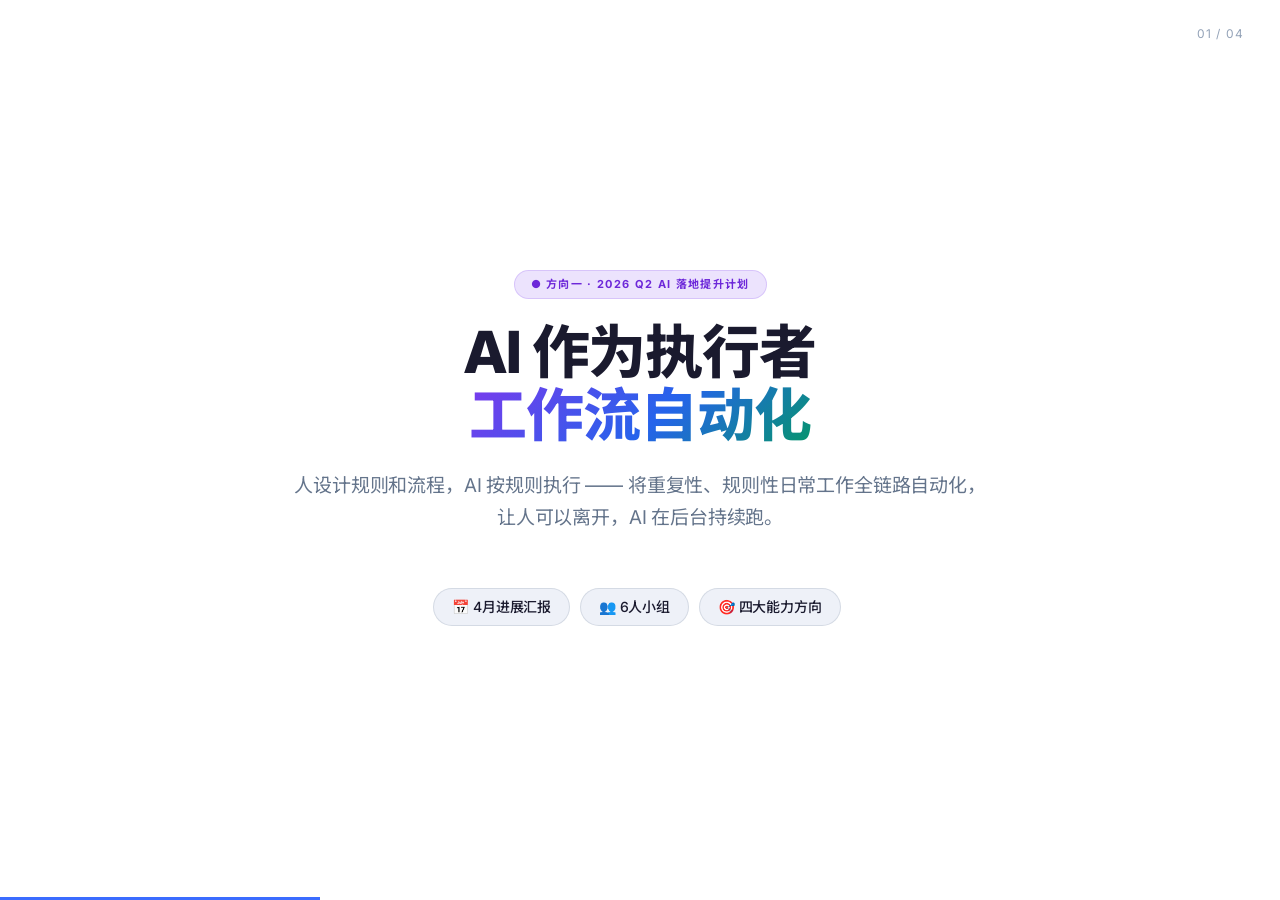
<file: index.html>
<!DOCTYPE html>
<html lang="zh-CN">
<head>
<meta charset="UTF-8">
<meta name="viewport" content="width=device-width, initial-scale=1">
<title>AI 作为执行者 — 工作流自动化 · 4月进展汇报</title>
<style>
/* html-ppt :: shared webfonts */
@import url('https://fonts.googleapis.com/css2?family=Inter:wght@200;300;400;500;600;700;800;900&display=swap');
@import url('https://fonts.googleapis.com/css2?family=Noto+Sans+SC:wght@200;300;400;500;600;700;900&display=swap');
@import url('https://fonts.googleapis.com/css2?family=Noto+Serif+SC:wght@300;400;600;700&display=swap');
@import url('https://fonts.googleapis.com/css2?family=JetBrains+Mono:wght@400;500;700&display=swap');
@import url('https://fonts.googleapis.com/css2?family=Playfair+Display:ital,wght@0,400;0,600;0,800;1,400&display=swap');
@import url('https://fonts.googleapis.com/css2?family=Space+Grotesk:wght@300;400;500;600;700&display=swap');
@import url('https://fonts.googleapis.com/css2?family=IBM+Plex+Mono:wght@300;400;500;700&display=swap');
@import url('https://fonts.googleapis.com/css2?family=Archivo+Black&display=swap');

/* html-ppt :: base.css — reset + shared tokens + layout primitives */
/* Default tokens. Themes in assets/themes/*.css override the :root block. */
:root {
  --bg: #ffffff;
  --bg-soft: #f7f7f8;
  --surface: #ffffff;
  --surface-2: #f2f2f4;
  --border: rgba(0,0,0,.08);
  --border-strong: rgba(0,0,0,.16);
  --text-1: #111216;
  --text-2: #55596a;
  --text-3: #8a8f9e;
  --accent: #3b6cff;
  --accent-2: #7a5cff;
  --accent-3: #ff5c8a;
  --good: #1aaf6c;
  --warn: #f5a524;
  --bad:  #e0445a;
  --grad: linear-gradient(135deg,#3b6cff,#7a5cff 55%,#ff5c8a);
  --grad-soft: linear-gradient(135deg,#eef2ff,#f5ecff 55%,#ffeef5);
  --radius: 18px;
  --radius-sm: 12px;
  --radius-lg: 26px;
  --shadow: 0 10px 30px rgba(18,24,40,.08), 0 2px 6px rgba(18,24,40,.04);
  --shadow-lg: 0 24px 60px rgba(18,24,40,.14), 0 6px 16px rgba(18,24,40,.06);
  --font-sans: 'Inter','Noto Sans SC',-apple-system,BlinkMacSystemFont,Helvetica,Arial,sans-serif;
  --font-serif: 'Playfair Display','Noto Serif SC',Georgia,serif;
  --font-mono: 'JetBrains Mono','IBM Plex Mono',SFMono-Regular,Menlo,monospace;
  --font-display: var(--font-sans);
  --letter-tight: -.03em;
  --letter-normal: -.01em;
  --ease: cubic-bezier(.4,0,.2,1);
}

*,*::before,*::after{box-sizing:border-box}
html,body{margin:0;padding:0;background:var(--bg);color:var(--text-1);
  font-family:var(--font-sans);font-weight:400;line-height:1.6;
  -webkit-font-smoothing:antialiased;-moz-osx-font-smoothing:grayscale;
  letter-spacing:var(--letter-normal)}
img,svg,video{max-width:100%;display:block}
a{color:var(--accent);text-decoration:none}
a:hover{text-decoration:underline}
code,kbd,pre,samp{font-family:var(--font-mono)}

/* ================= SLIDE SYSTEM ================= */
.deck{position:relative;width:100vw;height:100vh;overflow:hidden;background:var(--bg)}
.slide{
  position:absolute;inset:0;
  display:flex;flex-direction:column;justify-content:center;
  padding:72px 96px;
  box-sizing:border-box;
  opacity:0;pointer-events:none;
  transition:opacity .5s var(--ease), transform .5s var(--ease);
  transform:translateX(30px);
  overflow:hidden;
}
.slide.is-active{opacity:1;pointer-events:auto;transform:translateX(0);z-index:2}
.slide.is-prev{transform:translateX(-30px)}

/* single-page standalone (used when a layout file is opened directly) */
body.single .slide{position:relative;width:100vw;height:100vh;opacity:1;transform:none;pointer-events:auto}

/* ================= TYPOGRAPHY ================= */
.eyebrow{font-size:13px;font-weight:500;letter-spacing:.16em;text-transform:uppercase;color:var(--text-3)}
.kicker{font-size:14px;font-weight:600;color:var(--accent);letter-spacing:.08em;text-transform:uppercase}
h1.title,.h1{font-family:var(--font-display);font-size:72px;line-height:1.05;font-weight:800;letter-spacing:var(--letter-tight);margin:0 0 18px;color:var(--text-1)}
h2.title,.h2{font-family:var(--font-display);font-size:54px;line-height:1.1;font-weight:700;letter-spacing:var(--letter-tight);margin:0 0 14px}
h3,.h3{font-size:32px;line-height:1.2;font-weight:600;letter-spacing:var(--letter-normal);margin:0 0 10px}
h4,.h4{font-size:22px;line-height:1.3;font-weight:600;margin:0 0 8px}
.lede{font-size:22px;line-height:1.55;color:var(--text-2);font-weight:300;max-width:62ch}
.dim{color:var(--text-2)}
.dim2{color:var(--text-3)}
.mono{font-family:var(--font-mono)}
.serif{font-family:var(--font-serif)}
.gradient-text{background:var(--grad);-webkit-background-clip:text;background-clip:text;-webkit-text-fill-color:transparent;color:transparent}

/* ================= LAYOUT PRIMITIVES ================= */
.stack>*+*{margin-top:14px}
.row{display:flex;gap:24px;align-items:center}
.row.wrap{flex-wrap:wrap}
.grid{display:grid;gap:24px}
.g2{grid-template-columns:repeat(2,1fr)}
.g3{grid-template-columns:repeat(3,1fr)}
.g4{grid-template-columns:repeat(4,1fr)}
.center{display:flex;align-items:center;justify-content:center;text-align:center}
.fill{flex:1}
.sp-t{padding-top:24px}.sp-b{padding-bottom:24px}
.mt-s{margin-top:8px}.mt-m{margin-top:18px}.mt-l{margin-top:32px}
.mb-s{margin-bottom:8px}.mb-m{margin-bottom:18px}.mb-l{margin-bottom:32px}

/* ================= CARDS ================= */
.card{background:var(--surface);border:1px solid var(--border);border-radius:var(--radius);
  padding:26px 28px;box-shadow:var(--shadow);position:relative;overflow:hidden}
.card-soft{background:var(--surface-2);border:1px solid var(--border)}
.card-outline{background:transparent;border:1.5px solid var(--border-strong);box-shadow:none}
.card-accent{background:var(--surface);border-top:3px solid var(--accent)}
.card-hover{transition:transform .3s var(--ease),box-shadow .3s var(--ease)}
.card-hover:hover{transform:translateY(-4px);box-shadow:var(--shadow-lg)}

.pill{display:inline-block;padding:4px 12px;border-radius:999px;font-size:12px;font-weight:500;
  background:var(--surface-2);color:var(--text-2);border:1px solid var(--border)}
.pill-accent{background:color-mix(in srgb,var(--accent) 12%,transparent);color:var(--accent);border-color:color-mix(in srgb,var(--accent) 28%,transparent)}

/* ================= BARS / DIVIDERS ================= */
.divider{height:1px;background:var(--border);width:100%}
.divider-accent{height:3px;width:72px;background:var(--accent);border-radius:2px}

/* ================= CHROME (header/footer/progress) ================= */
.deck-header{position:absolute;top:24px;left:40px;right:40px;display:flex;align-items:center;justify-content:space-between;
  font-size:12px;color:var(--text-3);letter-spacing:.12em;text-transform:uppercase;z-index:10;pointer-events:none}
.deck-footer{position:absolute;bottom:24px;left:40px;right:40px;display:flex;align-items:center;justify-content:space-between;
  font-size:12px;color:var(--text-3);z-index:10;pointer-events:none}
.slide-number::before{content:attr(data-current)}
.slide-number::after{content:" / " attr(data-total)}
.progress-bar{position:fixed;left:0;right:0;bottom:0;height:3px;background:transparent;z-index:20}
.progress-bar > span{display:block;height:100%;width:0;background:var(--accent);transition:width .3s var(--ease)}

/* ================= PRESENTER / OVERVIEW ================= */
.notes{display:none!important}
.notes-overlay{position:fixed;inset:auto 0 0 0;max-height:42vh;background:rgba(20,22,30,.95);color:#e8ebf4;
  padding:20px 32px;font-size:16px;line-height:1.6;border-top:1px solid rgba(255,255,255,.1);transform:translateY(100%);
  transition:transform .3s var(--ease);z-index:40;overflow:auto;font-family:var(--font-sans)}
.notes-overlay.open{transform:translateY(0)}
.overview{position:fixed;inset:0;background:rgba(10,12,18,.92);backdrop-filter:blur(12px);z-index:50;
  display:none;padding:40px;overflow:auto}
.overview.open{display:grid;grid-template-columns:repeat(4,1fr);gap:20px;align-content:start}
.overview .thumb{background:var(--surface);border:1px solid var(--border);border-radius:12px;
  aspect-ratio:16/9;overflow:hidden;cursor:pointer;position:relative;color:var(--text-1);padding:16px;
  font-size:11px;transition:transform .2s var(--ease)}
.overview .thumb:hover{transform:scale(1.04)}
.overview .thumb .n{position:absolute;top:8px;left:10px;font-weight:700;font-size:14px;color:var(--text-3)}
.overview .thumb .t{position:absolute;bottom:10px;left:14px;right:14px;font-weight:600;color:var(--text-1)}

/* ================= PRESENTER VIEW ================= */
/* Presenter view opens in a separate popup window (S key).
 * All presenter styles are self-contained in the popup HTML generated by runtime.js.
 * The audience window (this file) is NOT affected — it stays as normal deck view.
 * Only the .notes class below is needed to hide speaker notes from audience. */

/* ================= UTILITY ================= */
.hidden{display:none!important}
.nowrap{white-space:nowrap}
.tr{text-align:right}.tc{text-align:center}.tl{text-align:left}
.uppercase{text-transform:uppercase;letter-spacing:.12em}

/* ================= PRINT ================= */
@media print{
  .slide{position:relative;opacity:1!important;transform:none!important;page-break-after:always;height:100vh}
  .deck-header,.deck-footer,.progress-bar,.notes-overlay,.overview{display:none!important}
}

/* obsidian-claude-gradient — 紫色暗底 + GitHub-ish 渐变卡 */
.tpl-obsidian-claude-gradient{
  --oc-bg:#ffffff;
  --oc-surface:#f7f8fc;
  --oc-surface2:#eef1f8;
  --oc-border:rgba(30,50,80,.12);
  --oc-accent:#7c3aed;
  --oc-accent2:#a855f7;
  --oc-accent3:#6d28d9;
  --oc-green:#059669;
  --oc-blue:#2563eb;
  --oc-orange:#ea580c;
  --oc-yellow:#fbbf24;
  --oc-red:#dc2626;
  --oc-text:#1a1a2e;
  --oc-dim:#64748b;
  --oc-dimmer:#94a3b8;
  background:var(--oc-bg);
  color:var(--oc-text);
  font-family:'Inter','Noto Sans SC','PingFang SC',-apple-system,sans-serif;
}
.tpl-obsidian-claude-gradient .slide{background:var(--oc-bg);color:var(--oc-text);padding:64px 88px;display:flex;flex-direction:column;justify-content:center;align-items:center;text-align:center;overflow:hidden}
.tpl-obsidian-claude-gradient .oc-cbg{position:absolute;inset:0;pointer-events:none;background:radial-gradient(ellipse at 28% 38%,rgba(124,58,237,.06) 0%,transparent 60%),radial-gradient(ellipse at 72% 62%,rgba(37,99,235,.05) 0%,transparent 60%)}
.tpl-obsidian-claude-gradient .oc-cgrid{position:absolute;inset:0;pointer-events:none;background-image:linear-gradient(rgba(30,50,80,.04) 1px,transparent 1px),linear-gradient(90deg,rgba(30,50,80,.04) 1px,transparent 1px);background-size:60px 60px;mask-image:radial-gradient(ellipse at center,black 35%,transparent 80%)}
.tpl-obsidian-claude-gradient .slide > *{position:relative;z-index:2}
.tpl-obsidian-claude-gradient .oc-snum{position:absolute;top:24px;right:36px;color:var(--oc-dimmer);font-size:12px;letter-spacing:.1em;z-index:3}
.tpl-obsidian-claude-gradient .oc-tag{display:inline-flex;align-items:center;gap:6px;font-size:11px;font-weight:700;letter-spacing:.12em;text-transform:uppercase;color:var(--oc-accent3);background:rgba(124,58,237,.14);border:1px solid rgba(124,58,237,.18);padding:5px 16px;border-radius:999px;margin-bottom:22px}
.tpl-obsidian-claude-gradient .oc-h1{font-size:72px;font-weight:800;line-height:1.08;letter-spacing:-.02em;margin:0 0 10px;color:var(--oc-text)}
.tpl-obsidian-claude-gradient .oc-h2{font-size:44px;font-weight:700;line-height:1.18;letter-spacing:-.015em;margin:0 0 14px}
.tpl-obsidian-claude-gradient .oc-sub{font-size:19px;color:var(--oc-dim);line-height:1.65;max-width:720px;margin-top:14px}
.tpl-obsidian-claude-gradient .oc-g{background:linear-gradient(135deg,#7c3aed 0%,#2563eb 55%,#059669 100%);-webkit-background-clip:text;background-clip:text;-webkit-text-fill-color:transparent}
.tpl-obsidian-claude-gradient .oc-card{background:var(--oc-surface);border:1px solid var(--oc-border);border-radius:14px;padding:22px 26px;text-align:left;position:relative;overflow:hidden}
.tpl-obsidian-claude-gradient .oc-card::before{content:'';position:absolute;top:0;left:0;right:0;height:1px;background:linear-gradient(90deg,transparent,rgba(124,58,237,.25),transparent)}
.tpl-obsidian-claude-gradient .oc-grid-2{display:grid;grid-template-columns:1fr 1fr;gap:18px;width:100%;max-width:1000px;margin-top:24px}
.tpl-obsidian-claude-gradient .oc-grid-3{display:grid;grid-template-columns:1fr 1fr 1fr;gap:16px;width:100%;max-width:1080px;margin-top:24px}
.tpl-obsidian-claude-gradient .oc-grid-4{display:grid;grid-template-columns:1fr 1fr 1fr 1fr;gap:14px;width:100%;max-width:1120px;margin-top:24px}
.tpl-obsidian-claude-gradient .oc-badge{display:inline-flex;align-items:center;gap:5px;font-size:11px;font-weight:600;padding:3px 11px;border-radius:999px;margin-bottom:10px}
.tpl-obsidian-claude-gradient .oc-bp{background:rgba(124,58,237,.08);color:var(--oc-accent3)}
.tpl-obsidian-claude-gradient .oc-bb{background:rgba(37,99,235,.08);color:var(--oc-blue)}
.tpl-obsidian-claude-gradient .oc-bg{background:rgba(5,150,105,.08);color:var(--oc-green)}
.tpl-obsidian-claude-gradient .oc-bo{background:rgba(234,88,12,.08);color:var(--oc-orange)}
.tpl-obsidian-claude-gradient .oc-by{background:rgba(251,191,36,.15);color:var(--oc-yellow)}
.tpl-obsidian-claude-gradient .oc-code{background:#010409;border:1px solid var(--oc-border);border-radius:12px;padding:20px 24px;font-family:'JetBrains Mono',monospace;font-size:14px;line-height:1.85;width:100%;max-width:860px;text-align:left;color:#e6edf3}
.tpl-obsidian-claude-gradient .oc-hl{background:rgba(124,58,237,.04);border:1px solid rgba(124,58,237,.18);border-left:4px solid var(--oc-accent2);border-radius:0 12px 12px 0;padding:16px 22px;font-size:16px;line-height:1.7;max-width:860px;text-align:left}
.tpl-obsidian-claude-gradient .oc-steps{display:flex;flex-direction:column;gap:0;width:100%;max-width:820px;text-align:left}
.tpl-obsidian-claude-gradient .oc-step{display:flex;gap:20px;align-items:flex-start;padding:18px 0;border-bottom:1px solid rgba(30,50,80,.08)}
.tpl-obsidian-claude-gradient .oc-step:last-child{border-bottom:none}
.tpl-obsidian-claude-gradient .oc-sn{width:36px;height:36px;flex-shrink:0;border-radius:50%;display:flex;align-items:center;justify-content:center;font-weight:700;font-size:15px;background:linear-gradient(135deg,var(--oc-accent),var(--oc-blue));color:#fff}
.tpl-obsidian-claude-gradient .oc-sc h4{font-size:17px;font-weight:600;margin-bottom:6px;color:var(--oc-text)}
.tpl-obsidian-claude-gradient .oc-sc p{font-size:14px;color:var(--oc-dim);line-height:1.6}
.tpl-obsidian-claude-gradient .oc-pill{display:inline-flex;align-items:center;gap:8px;background:var(--oc-surface2);border:1px solid var(--oc-border);border-radius:999px;padding:7px 18px;font-size:14px;font-weight:500;color:var(--oc-text);margin:4px 6px 4px 0}
.tpl-obsidian-claude-gradient .oc-quote{max-width:800px}
.tpl-obsidian-claude-gradient .oc-quote blockquote{font-size:26px;font-weight:500;line-height:1.6;position:relative;padding:0 36px;margin:0;color:var(--oc-text)}
.tpl-obsidian-claude-gradient .oc-quote blockquote::before{content:'\201C';position:absolute;left:-6px;top:-22px;font-size:78px;color:var(--oc-accent);opacity:.2;font-family:Georgia,serif;line-height:1}
.tpl-obsidian-claude-gradient .oc-quote .attr{margin-top:20px;font-size:13px;color:var(--oc-dim)}
.tpl-obsidian-claude-gradient .oc-big{font-size:140px;font-weight:900;line-height:.95;letter-spacing:-.04em}

/* --- custom additions for this deck --- */
.tpl-obsidian-claude-gradient .oc-list{text-align:left;max-width:860px;width:100%}
.tpl-obsidian-claude-gradient .oc-list li{font-size:16px;line-height:1.75;color:var(--oc-dim);padding:4px 0}
.tpl-obsidian-claude-gradient .oc-list li b{color:var(--oc-text)}
.tpl-obsidian-claude-gradient .oc-list li .oc-g{font-weight:600}
.tpl-obsidian-claude-gradient .oc-person{display:flex;align-items:center;gap:10px;margin-bottom:8px}
.tpl-obsidian-claude-gradient .oc-person .oc-avatar{width:28px;height:28px;border-radius:50%;background:linear-gradient(135deg,var(--oc-accent),var(--oc-blue));display:flex;align-items:center;justify-content:center;font-size:12px;font-weight:700;color:#fff;flex-shrink:0}
.tpl-obsidian-claude-gradient .oc-person .oc-name{font-size:14px;font-weight:600;color:var(--oc-text)}
.tpl-obsidian-claude-gradient .oc-mini{font-size:13px;color:var(--oc-dim);line-height:1.6;margin-top:6px}
.tpl-obsidian-claude-gradient .oc-grid-2x3{display:grid;grid-template-columns:1fr 1fr;gap:14px;width:100%;max-width:1000px;margin-top:20px}
.tpl-obsidian-claude-gradient .oc-card-sm{background:var(--oc-surface);border:1px solid var(--oc-border);border-radius:12px;padding:16px 20px;text-align:left;position:relative;overflow:hidden}
.tpl-obsidian-claude-gradient .oc-card-sm::before{content:'';position:absolute;top:0;left:0;right:0;height:1px;background:linear-gradient(90deg,transparent,rgba(124,58,237,.18),transparent)}

</style>
</head>
<body class="tpl-obsidian-claude-gradient">
<div class="deck">

  <section class="slide is-active ">
    <div class="oc-cbg"></div>
    <div class="oc-cgrid"></div>
    <div class="oc-snum">01 / 04</div>

    <div class="oc-cbg"></div>
    <div class="oc-cgrid"></div>
    
    <div class="oc-tag">● 方向一 · 2026 Q2 AI 落地提升计划</div>
    <h1 class="oc-h1" style="font-size:58px">AI 作为执行者<br><span class="oc-g">工作流自动化</span></h1>
    <p class="oc-sub">人设计规则和流程，AI 按规则执行 —— 将重复性、规则性日常工作全链路自动化，<br>让人可以离开，AI 在后台持续跑。</p>
    <div style="margin-top:32px">
      <span class="oc-pill">📅 4月进展汇报</span>
      <span class="oc-pill">👥 6人小组</span>
      <span class="oc-pill">🎯 四大能力方向</span>
    </div>
  
  </section>

  <section class="slide " style="padding:48px 72px">
    <div class="oc-cbg"></div>
    <div class="oc-cgrid"></div>
    <div class="oc-snum">02 / 04</div>
    <div class="oc-tag">● 以终为始 · WHY</div>
    <h2 class="oc-h2" style="font-size:42px;margin-bottom:8px">工作流自动化要解决<span class="oc-g">什么问题</span>？</h2>
    <p class="oc-sub" style="font-size:17px;margin-top:2px;margin-bottom:18px;max-width:900px">本质矛盾：人的时间和精力有限，但大量工作是<b>高频、重复、规则明确</b>的 —— 这类工作人做了浪费，不做又不行</p>
    <div style="display:grid;grid-template-columns:repeat(3,1fr);gap:14px;width:100%;max-width:1100px">
      <div class="oc-card" style="padding:18px 22px">
        <span class="oc-badge oc-bp" style="font-size:13px;padding:4px 13px;margin-bottom:10px">🔁 重复性信息搬运</span>
        <p style="color:var(--oc-dim);font-size:15px;line-height:1.7;margin:0">每天从多个系统<b style="color:var(--oc-text)">手动复制数据</b>填表汇报，完全没有创造性，一旦来源格式变了又得重来。<br><span style="font-size:13px;color:var(--oc-dimmer)">典型：每日战报、周报数据汇总</span></p>
      </div>
      <div class="oc-card" style="padding:18px 22px">
        <span class="oc-badge oc-bb" style="font-size:13px;padding:4px 13px;margin-bottom:10px">📬 多人协作信息同步</span>
        <p style="color:var(--oc-dim);font-size:15px;line-height:1.7;margin:0">审批流靠人肉传递，<b style="color:var(--oc-text)">每个节点依赖人主动</b>，状态不透明，容易遗漏延迟。<br><span style="font-size:13px;color:var(--oc-dimmer)">典型：合同审批、活动上线审核</span></p>
      </div>
      <div class="oc-card" style="padding:18px 22px">
        <span class="oc-badge oc-bg" style="font-size:13px;padding:4px 13px;margin-bottom:10px">⏰ 时间敏感触发动作</span>
        <p style="color:var(--oc-dim);font-size:15px;line-height:1.7;margin:0">定时任务<b style="color:var(--oc-text)">依赖人记得</b>，人不在就断掉，无法保证一致性。<br><span style="font-size:13px;color:var(--oc-dimmer)">典型：定时报告、合同到期预警</span></p>
      </div>
      <div class="oc-card" style="padding:18px 22px">
        <span class="oc-badge oc-bo" style="font-size:13px;padding:4px 13px;margin-bottom:10px">🔍 条件判断后分发</span>
        <p style="color:var(--oc-dim);font-size:15px;line-height:1.7;margin:0">规则明确但<b style="color:var(--oc-text)">人工分配容易失误</b>，量大时根本处理不过来。<br><span style="font-size:13px;color:var(--oc-dimmer)">典型：工单路由、客诉分级告警</span></p>
      </div>
      <div class="oc-card" style="padding:18px 22px">
        <span class="oc-badge" style="font-size:13px;padding:4px 13px;margin-bottom:10px;background:rgba(99,102,241,.08);color:#6366f1">📊 跨系统数据一致性</span>
        <p style="color:var(--oc-dim);font-size:15px;line-height:1.7;margin:0">数据孤岛靠<b style="color:var(--oc-text)">人工双录</b>极易出错，错误发现滞后，代价随系统数量指数增长。<br><span style="font-size:13px;color:var(--oc-dimmer)">典型：多系统主数据同步</span></p>
      </div>
      <div class="oc-card" style="padding:18px 22px">
        <span class="oc-badge" style="font-size:13px;padding:4px 13px;margin-bottom:10px;background:rgba(236,72,153,.08);color:#ec4899">📝 重复性内容生成</span>
        <p style="color:var(--oc-dim);font-size:15px;line-height:1.7;margin:0">内容结构固定只是数据不同，<b style="color:var(--oc-text)">手动批量出错率随数量增加</b>。<br><span style="font-size:13px;color:var(--oc-dimmer)">典型：月度报告、周报草稿生成</span></p>
      </div>
    </div>
    <div class="oc-hl" style="margin-top:18px;font-size:17px">💡 <b>一句话：</b>「规则清晰、人做没价值、但不做又必须做」—— 把人从机械执行中解放出来，让 AI 按规则跑。</div>
  </section>

  <section class="slide " style="justify-content:flex-start;padding:40px 64px;overflow-y:auto;font-size:93%">
    <div class="oc-cbg"></div>
    <div class="oc-cgrid"></div>
    <div class="oc-snum">03 / 04</div>
<div class="oc-cbg"></div>
    <div class="oc-cgrid"></div>
    
    <div class="oc-tag">● 4月总览 · OVERVIEW</div>
    <h2 class="oc-h2">探索<span class="oc-g">四大能力方向</span></h2>
    <p class="oc-sub" style="margin-bottom:24px">Q2 目标：探索可稳定迁移、可长期复用的 AI 自动化工作流经验</p>
    <div class="oc-grid-4">
      <div class="oc-card" style="text-align:center">
        <div style="font-size:36px;margin-bottom:8px">📄</div>
        <h4 style="font-size:15px;font-weight:700;margin-bottom:6px;color:var(--oc-text)">文档信息<br>与知识整合</h4>
        <p style="font-size:12px;color:var(--oc-dim);line-height:1.5">日报自动生成<br>行业早报聚合<br>品牌反馈知识库</p>
      </div>
      <div class="oc-card" style="text-align:center">
        <div style="font-size:36px;margin-bottom:8px">💬</div>
        <h4 style="font-size:15px;font-weight:700;margin-bottom:6px;color:var(--oc-text)">办公沟通<br>协作</h4>
        <p style="font-size:12px;color:var(--oc-dim);line-height:1.5">群消息监听回复<br>业务异动播报<br>实时消息路由</p>
      </div>
      <div class="oc-card" style="text-align:center">
        <div style="font-size:36px;margin-bottom:8px">📊</div>
        <h4 style="font-size:15px;font-weight:700;margin-bottom:6px;color:var(--oc-text)">数据处理<br>自动化</h4>
        <p style="font-size:12px;color:var(--oc-dim);line-height:1.5">看板自动配置+取数<br>定时推送+存储<br>SQL→报告全流程</p>
      </div>
      <div class="oc-card" style="text-align:center">
        <div style="font-size:36px;margin-bottom:8px">⚙️</div>
        <h4 style="font-size:15px;font-weight:700;margin-bottom:6px;color:var(--oc-text)">工作台操作<br>流程自动化</h4>
        <p style="font-size:12px;color:var(--oc-dim);line-height:1.5">门店切换自动化<br>NoCode活动配置<br>浏览器自动操作</p>
      </div>
    </div>

    <div style="border-top:1px solid var(--oc-border);margin:14px 0"></div>
<div class="oc-cbg"></div>
    <div class="oc-cgrid"></div>
    
    <div class="oc-tag">● 经验 & 沉淀 · LESSONS</div>
    <h2 class="oc-h2" style="font-size:34px;margin-bottom:6px">沉淀的<span class="oc-g">经验</span>与<span class="oc-g">思考</span></h2>
    <p class="oc-sub" style="font-size:15px;margin-top:0;margin-bottom:14px">4月在<b style="color:var(--oc-text)">办公沟通协作、数据处理自动化</b>方向取得了主要进展</p>

    <!-- 左右并列 -->
    <div style="display:grid;grid-template-columns:1fr 1fr;gap:14px;width:100%;max-width:1100px">

      <!-- 左：办公沟通协作 -->
      <div class="oc-card" style="padding:16px 20px;border-color:rgba(37,99,235,.25)">
        <div style="display:flex;align-items:center;gap:8px;margin-bottom:10px;flex-wrap:wrap">
          <span class="oc-badge oc-bb" style="font-size:12px;padding:3px 12px">💬 办公沟通协作方向</span>
          <span style="font-size:11px;color:var(--oc-dim)">仅自取门店全自动切换 · 群消息监听与回复</span>
        </div>
        <p style="font-size:12px;font-weight:600;color:var(--oc-accent3);margin:0 0 5px">📦 沉淀产出</p>
        <ul style="font-size:13px;color:var(--oc-dim);line-height:1.75;padding-left:14px;margin:0 0 10px">
          <li><a href="https://km.sankuai.com/collabpage/2755072439" target="_blank" style="color:var(--oc-blue)">官瑾 · 仅自取门店切换全自动流程 Skill</a></li>
          <li><a href="https://km.sankuai.com/collabpage/2757497314" target="_blank" style="color:var(--oc-blue)">官瑾 · 监听大象消息并分析回复</a></li>
        </ul>
        <p style="font-size:12px;font-weight:600;color:var(--oc-green);margin:0 0 5px">💡 思考与感想</p>
        <ul style="font-size:13px;color:var(--oc-dim);line-height:1.75;padding-left:14px;margin:0">
          <li>创建 Skill 前先把相关文档喂给 AI，<b style="color:var(--oc-text)">站在前人肩膀上</b>，避开已知坑</li>
          <li>调试策略：<b style="color:var(--oc-text)">先验证原材料（工具/API），再调试加工逻辑</b>；无输出时先手动跑命令而不是直接改脚本</li>
          <li>分段验证，找到最小可复现单元，把链路拆成独立小段逐段跑通</li>
          <li>不同场景下<b style="color:var(--oc-text)">实时性与稳定性需有所侧重</b></li>
          <li>Skill 规范：跨环境用绝对路径；多语言混写时不在 bash 里嵌套其他代码</li>
        </ul>
      </div>

      <!-- 右：数据处理自动化 -->
      <div class="oc-card" style="padding:16px 20px;border-color:rgba(124,58,237,.25)">
        <div style="display:flex;align-items:center;gap:8px;margin-bottom:10px;flex-wrap:wrap">
          <span class="oc-badge oc-bp" style="font-size:12px;padding:3px 12px">📊 数据处理自动化方向</span>
          <span style="font-size:11px;color:var(--oc-dim)">看板配置 → 下载数据 → 定时推送 → 存储记录</span>
        </div>
        <p style="font-size:12px;font-weight:600;color:var(--oc-accent3);margin:0 0 5px">📦 沉淀产出</p>
        <ul style="font-size:13px;color:var(--oc-dim);line-height:1.75;padding-left:14px;margin:0 0 10px">
          <li><a href="https://km.sankuai.com/api/file/cdn/2758429548/234246968128?contentType=0&download=true" target="_blank" style="color:var(--oc-blue)">业务异动群播报 Skill</a></li>
          <li><a href="https://friday.sankuai.com/skills/skill-detail?id=50161" target="_blank" style="color:var(--oc-blue)">金字塔看板每日数据 Skill</a></li>
          <li><a href="https://friday.sankuai.com/skills/skill-detail?id=42243" target="_blank" style="color:var(--oc-blue)">魔数看板自动化 Skill</a></li>
        </ul>
        <p style="font-size:12px;font-weight:600;color:var(--oc-accent3);margin:0 0 5px">💡 各节点思考</p>
        <ul style="font-size:13px;color:var(--oc-dim);line-height:1.75;padding-left:14px;margin:0 0 10px">
          <li><b style="color:var(--oc-text)">看板配置</b>：业务口径需详尽前置提供给 AI，避免反复交互导致上下文过长</li>
          <li><b style="color:var(--oc-text)">下载数据</b>：监听网络层接口判断就绪，而非依赖前端"加载中"提示</li>
          <li><b style="color:var(--oc-text)">定时推送</b>：制定固定简报模板，减少 AI 自由发挥，降低超时概率</li>
          <li><b style="color:var(--oc-text)">存储记录</b>：用 OpenViking 记忆体长期存储，可在 CatClaw 内直接调用分析</li>
        </ul>
        <p style="font-size:12px;font-weight:600;color:var(--oc-orange);margin:0 0 5px">🔭 整体感受</p>
        <ul style="font-size:13px;color:var(--oc-dim);line-height:1.75;padding-left:14px;margin:0">
          <li>现有 Skill 上架→安装→使用流程<b style="color:var(--oc-text)">触达门槛较高</b>，依赖用户主动发现</li>
          <li>个人助理<b style="color:var(--oc-text)">无法进群</b>；将能力集成到<b style="color:var(--oc-text)">群助理/群机器人</b>可实现多人协同调用</li>
        </ul>
      </div>

    </div>
  </section>

  <section class="slide " style="justify-content:flex-start;padding:40px 64px;overflow-y:auto;font-size:93%">
    <div class="oc-cbg"></div>
    <div class="oc-cgrid"></div>
    <div class="oc-snum">04 / 04</div>
<div class="oc-cbg"></div>
    <div class="oc-cgrid"></div>
    
    <div class="oc-tag">● 5月计划 · NEXT STEPS</div>
    <h2 class="oc-h2" style="margin-bottom:8px">5月 <span class="oc-g">行动计划</span></h2>

    <!-- 5月总结方向 -->
    <div class="oc-hl" style="margin-bottom:14px;font-size:13.5px;max-width:1100px;line-height:1.75">
      🎯 <b>5月核心方向：</b>研究如何使用<b>机器人 Agent</b> 自动化工作流。选定具体场景，聚焦共性问题，全员参与同一课题，避免个人干个人的。<br>
      <span style="color:var(--oc-dim)">💭 <b style="color:var(--oc-text)">关于下一步的思考：</b>现有组内的工作流探索是自己找能力去实现，常发生反复打补丁的情况，这些能力实际上为机器人已有能力。下一步学会使用它，计划将现有 Skill、Memory、流程设计直接挂载到 <b style="color:var(--oc-text)">1024</b> 上，省去个人造轮子的精力。</span>
    </div>

    <!-- 四个方向 2×2 -->
    <div style="display:grid;grid-template-columns:1fr 1fr;gap:12px;width:100%;max-width:1100px">
      <div class="oc-card" style="padding:14px 18px">
        <div style="display:flex;align-items:center;gap:8px;margin-bottom:8px">
          <div class="oc-sn" style="width:26px;height:26px;font-size:12px;flex-shrink:0">1</div>
          <span style="font-size:14px;font-weight:700;color:var(--oc-text)">📄 文档信息与知识整合</span>
        </div>
        <p style="font-size:13px;color:var(--oc-dim);line-height:1.7;margin:0">每周抓取 AI 工作流自动化经验分享推送至群内；<br>群聊机器人按模板<b style="color:var(--oc-text)">自动创建周报 wiki</b>，定时发送至群聊</p>
      </div>
      <div class="oc-card" style="padding:14px 18px">
        <div style="display:flex;align-items:center;gap:8px;margin-bottom:8px">
          <div class="oc-sn" style="width:26px;height:26px;font-size:12px;flex-shrink:0">2</div>
          <span style="font-size:14px;font-weight:700;color:var(--oc-text)">💬 办公沟通协作</span>
        </div>
        <p style="font-size:13px;color:var(--oc-dim);line-height:1.7;margin:0">群聊机器人实现<b style="color:var(--oc-text)">群监听回复</b>，替代原来的本地实时监听、浏览器巡检，<br>提升稳定性和复用性</p>
      </div>
      <div class="oc-card" style="padding:14px 18px">
        <div style="display:flex;align-items:center;gap:8px;margin-bottom:8px">
          <div class="oc-sn" style="width:26px;height:26px;font-size:12px;flex-shrink:0">3</div>
          <span style="font-size:14px;font-weight:700;color:var(--oc-text)">📊 数据处理自动化</span>
        </div>
        <p style="font-size:13px;color:var(--oc-dim);line-height:1.7;margin:0">将个人数据处理 Skill 配置在群聊机器人上，任何人均可直接对话或群内 @ 调用，<br><b style="color:var(--oc-text)">使用者 0 门槛</b></p>
      </div>
      <div class="oc-card" style="padding:14px 18px">
        <div style="display:flex;align-items:center;gap:8px;margin-bottom:8px">
          <div class="oc-sn" style="width:26px;height:26px;font-size:12px;flex-shrink:0">4</div>
          <span style="font-size:14px;font-weight:700;color:var(--oc-text)">⚙️ 工作台操作流程自动化</span>
        </div>
        <p style="font-size:13px;color:var(--oc-dim);line-height:1.7;margin:0">群聊机器人调用工作台接口或操作浏览器，实现<b style="color:var(--oc-text)">门店切换和活动配置自动化</b>，<br>减少开发操作页面的精力</p>
      </div>
    </div>
    <div style="border-top:1px solid var(--oc-border);margin:20px 0"></div>
<div class="oc-cbg"></div>
    <div class="oc-cgrid"></div>
    
    <div class="oc-tag">● SUMMARY</div>
    <div class="oc-quote">
      <blockquote style="font-size:32px;font-weight:700;background:linear-gradient(120deg,#7c3aed 0%,#2563eb 45%,#059669 100%);-webkit-background-clip:text;background-clip:text;-webkit-text-fill-color:transparent;color:transparent;line-height:1.55;letter-spacing:-.01em">人设计规则，AI 按规则执行。<br>4月初步跑通四个方向，5月做深替代人。</blockquote>
      <div class="attr">— 方向一：AI 作为执行者 · 工作流自动化小组</div>
    </div>
    <div style="margin-top:36px">
      <span class="oc-pill">📄 信息整合</span>
      <span class="oc-pill">💬 沟通协作</span>
      <span class="oc-pill">📊 数据自动化</span>
      <span class="oc-pill">⚙️ 操作流程</span>
    </div>
    <p class="oc-sub" style="margin-top:28px;font-size:16px">小组成员：王婧怡 · 王桂花 · 王梦峤 · 杨阳 · 官瑾 · 张骥初</p>
  </section>

</div>
<script>
/* html-ppt :: runtime.js
 * Keyboard-driven deck runtime. Zero dependencies.
 *
 * Features:
 *   ← → / space / PgUp PgDn / Home End  navigation
 *   F  fullscreen
 *   S  presenter mode (opens a NEW WINDOW with current/next slide preview + notes + timer)
 *       The original window stays as audience view, synced via BroadcastChannel.
 *       Slide previews use CSS transform:scale() at design resolution for pixel-perfect layout.
 *   N  quick notes overlay (bottom drawer)
 *   O  slide overview grid
 *   T  cycle themes (reads data-themes on <html> or <body>)
 *   A  cycle demo animation on current slide
 *   URL hash #/N  deep-link to slide N (1-based)
 *   Progress bar auto-managed
 */
(function () {
  'use strict';

  const ANIMS = ['fade-up','fade-down','fade-left','fade-right','rise-in','drop-in',
    'zoom-pop','blur-in','glitch-in','typewriter','neon-glow','shimmer-sweep',
    'gradient-flow','stagger-list','counter-up','path-draw','parallax-tilt',
    'card-flip-3d','cube-rotate-3d','page-turn-3d','perspective-zoom',
    'marquee-scroll','kenburns','confetti-burst','spotlight','morph-shape','ripple-reveal'];

  function ready(fn){ if(document.readyState!='loading')fn(); else document.addEventListener('DOMContentLoaded',fn);}

  /* ========== Parse URL for preview-only mode ==========
   * When loaded as iframe.src = "index.html?preview=3", runtime enters a
   * locked single-slide mode: only slide N is visible, no chrome, no keys,
   * no hash updates. This is how the presenter window shows pixel-perfect
   * previews — by loading the actual deck file in an iframe and telling it
   * to display only a specific slide.
   */
  function getPreviewIdx() {
    const m = /[?&]preview=(\d+)/.exec(location.search || '');
    return m ? parseInt(m[1], 10) - 1 : -1;
  }

  ready(function () {
    const deck = document.querySelector('.deck');
    if (!deck) return;
    const slides = Array.from(deck.querySelectorAll('.slide'));
    if (!slides.length) return;

    const previewOnlyIdx = getPreviewIdx();
    const isPreviewMode = previewOnlyIdx >= 0 && previewOnlyIdx < slides.length;

    /* ===== Preview-only mode: show one slide, hide everything else ===== */
    if (isPreviewMode) {
      function showSlide(i) {
        slides.forEach((s, j) => {
          const active = (j === i);
          s.classList.toggle('is-active', active);
          s.style.display = active ? '' : 'none';
          if (active) {
            s.style.opacity = '1';
            s.style.transform = 'none';
            s.style.pointerEvents = 'auto';
          }
        });
      }
      showSlide(previewOnlyIdx);
      /* Hide chrome that the presenter shouldn't see in preview */
      const hideSel = '.progress-bar, .notes-overlay, .overview, .notes, aside.notes, .speaker-notes';
      document.querySelectorAll(hideSel).forEach(el => { el.style.display = 'none'; });
      document.documentElement.setAttribute('data-preview', '1');
      document.body.setAttribute('data-preview', '1');
      /* Auto-detect theme base path for theme switching in preview mode */
      function getPreviewThemeBase() {
        const base = document.documentElement.getAttribute('data-theme-base');
        if (base) return base;
        const tl = document.getElementById('theme-link');
        if (tl) {
          const raw = tl.getAttribute('href') || '';
          const ls = raw.lastIndexOf('/');
          if (ls >= 0) return raw.substring(0, ls + 1);
        }
        return 'assets/themes/';
      }
      const previewThemeBase = getPreviewThemeBase();

      /* Listen for postMessage from parent presenter window:
       *  - preview-goto: switch visible slide WITHOUT reloading
       *  - preview-theme: switch theme CSS link to match audience window */
      window.addEventListener('message', function(e) {
        if (!e.data) return;
        if (e.data.type === 'preview-goto') {
          const n = parseInt(e.data.idx, 10);
          if (n >= 0 && n < slides.length) showSlide(n);
        } else if (e.data.type === 'preview-theme' && e.data.name) {
          let link = document.getElementById('theme-link');
          if (!link) {
            link = document.createElement('link');
            link.rel = 'stylesheet';
            link.id = 'theme-link';
            document.head.appendChild(link);
          }
          link.href = previewThemeBase + e.data.name + '.css';
          document.documentElement.setAttribute('data-theme', e.data.name);
        }
      });
      /* Signal to parent that preview iframe is ready */
      try { window.parent && window.parent.postMessage({ type: 'preview-ready' }, '*'); } catch(e) {}
      return;
    }

    let idx = 0;
    const total = slides.length;

    /* ===== BroadcastChannel for presenter sync ===== */
    const CHANNEL_NAME = 'html-ppt-presenter-' + location.pathname;
    let bc;
    try { bc = new BroadcastChannel(CHANNEL_NAME); } catch(e) { bc = null; }

    // Are we running inside the presenter popup? (legacy flag, now unused)
    const isPresenterWindow = false;

    /* ===== progress bar ===== */
    let bar = document.querySelector('.progress-bar');
    if (!bar) {
      bar = document.createElement('div');
      bar.className = 'progress-bar';
      bar.innerHTML = '<span></span>';
      document.body.appendChild(bar);
    }
    const barFill = bar.querySelector('span');

    /* ===== notes overlay (N key) ===== */
    let notes = document.querySelector('.notes-overlay');
    if (!notes) {
      notes = document.createElement('div');
      notes.className = 'notes-overlay';
      document.body.appendChild(notes);
    }

    /* ===== overview grid (O key) ===== */
    let overview = document.querySelector('.overview');
    if (!overview) {
      overview = document.createElement('div');
      overview.className = 'overview';
      slides.forEach((s, i) => {
        const t = document.createElement('div');
        t.className = 'thumb';
        // Force 16:9 aspect ratio robustly
        t.style.padding = '0 0 56.25% 0';
        t.style.height = '0';
        t.style.position = 'relative';
        t.style.overflow = 'hidden';

        const title = s.getAttribute('data-title') ||
          (s.querySelector('h1,h2,h3')||{}).textContent || ('Slide '+(i+1));
        
        // Create a container for the mini-slide
        const mini = document.createElement('div');
        mini.className = 'mini-slide';
        mini.style.position = 'absolute';
        mini.style.top = '0';
        mini.style.left = '0';
        mini.style.width = '1920px';
        mini.style.height = '1080px';
        mini.style.transformOrigin = 'top left';
        mini.style.pointerEvents = 'none';
        mini.style.background = 'var(--bg)';
        
        // Clone the slide content
        const clone = s.cloneNode(true);
        clone.className = 'slide is-active'; // force active styles
        clone.style.position = 'absolute';
        clone.style.inset = '0';
        clone.style.transform = 'none';
        clone.style.opacity = '1';
        clone.style.padding = '72px 96px'; // ensure padding is kept
        
        mini.appendChild(clone);
        t.appendChild(mini);

        // Add the number and title overlay
        const overlay = document.createElement('div');
        overlay.style.position = 'absolute';
        overlay.style.inset = '0';
        overlay.style.background = 'linear-gradient(to bottom, rgba(0,0,0,0.2) 0%, transparent 40%, transparent 60%, rgba(0,0,0,0.8) 100%)';
        overlay.style.color = '#fff';
        overlay.style.zIndex = '10';
        overlay.style.pointerEvents = 'none';
        
        const n = document.createElement('div');
        n.className = 'n';
        n.textContent = i + 1;
        n.style.position = 'absolute';
        n.style.top = '12px';
        n.style.left = '16px';
        n.style.fontWeight = '700';
        n.style.fontSize = '16px';
        n.style.color = '#fff';
        n.style.textShadow = '0 1px 4px rgba(0,0,0,0.8)';
        
        const text = document.createElement('div');
        text.className = 't';
        text.textContent = title.trim().slice(0,80);
        text.style.position = 'absolute';
        text.style.bottom = '12px';
        text.style.left = '16px';
        text.style.right = '16px';
        text.style.fontWeight = '600';
        text.style.fontSize = '14px';
        text.style.color = '#fff';
        text.style.textShadow = '0 1px 4px rgba(0,0,0,0.8)';
        
        overlay.appendChild(n);
        overlay.appendChild(text);
        t.appendChild(overlay);

        t.addEventListener('click', () => { go(i); toggleOverview(false); });
        overview.appendChild(t);
      });
      document.body.appendChild(overview);
    }

    /* ===== navigation ===== */
    function go(n, fromRemote){
      n = Math.max(0, Math.min(total-1, n));
      slides.forEach((s,i) => {
        s.classList.toggle('is-active', i===n);
        s.classList.toggle('is-prev', i<n);
      });
      idx = n;
      barFill.style.width = ((n+1)/total*100)+'%';
      const numEl = document.querySelector('.slide-number');
      if (numEl) { numEl.setAttribute('data-current', n+1); numEl.setAttribute('data-total', total); }

      // notes (bottom overlay)
      const note = slides[n].querySelector('.notes, aside.notes, .speaker-notes');
      notes.innerHTML = note ? note.innerHTML : '';

      // hash
      const hashTarget = '#/'+(n+1);
      if (location.hash !== hashTarget && !isPresenterWindow) {
        history.replaceState(null,'', hashTarget);
      }

      // re-trigger entry animations
      slides[n].querySelectorAll('[data-anim]').forEach(el => {
        const a = el.getAttribute('data-anim');
        el.classList.remove('anim-'+a);
        void el.offsetWidth;
        el.classList.add('anim-'+a);
      });

      // counter-up
      slides[n].querySelectorAll('.counter').forEach(el => {
        const target = parseFloat(el.getAttribute('data-to')||el.textContent);
        const dur = parseInt(el.getAttribute('data-dur')||'1200',10);
        const start = performance.now();
        const from = 0;
        function tick(now){
          const t = Math.min(1,(now-start)/dur);
          const v = from + (target-from)*(1-Math.pow(1-t,3));
          el.textContent = (target % 1 === 0) ? Math.round(v) : v.toFixed(1);
          if (t<1) requestAnimationFrame(tick);
        }
        requestAnimationFrame(tick);
      });

      // Broadcast to other window (audience ↔ presenter)
      if (!fromRemote && bc) {
        bc.postMessage({ type: 'go', idx: n });
      }
    }

    /* ===== listen for remote navigation / theme changes ===== */
    if (bc) {
      bc.onmessage = function(e) {
        if (!e.data) return;
        if (e.data.type === 'go' && typeof e.data.idx === 'number') {
          go(e.data.idx, true);
        } else if (e.data.type === 'theme' && e.data.name) {
          /* Sync theme across windows */
          const i = themes.indexOf(e.data.name);
          if (i >= 0) themeIdx = i;
          applyTheme(e.data.name);
        }
      };
    }

    function toggleNotes(force){ notes.classList.toggle('open', force!==undefined?force:!notes.classList.contains('open')); }
    function toggleOverview(force){
      const isOpen = force!==undefined ? force : !overview.classList.contains('open');
      overview.classList.toggle('open', isOpen);
      if (isOpen) {
        requestAnimationFrame(() => {
          const thumbs = overview.querySelectorAll('.thumb');
          if (thumbs.length) {
            const scale = thumbs[0].clientWidth / 1920;
            overview.querySelectorAll('.mini-slide').forEach(m => {
              m.style.transform = 'scale(' + scale + ')';
            });
          }
        });
      }
    }

    /* ========== PRESENTER MODE — Magnetic-card popup window ========== */
    /* Opens a new window with 4 draggable, resizable cards:
     *   CURRENT  — iframe(?preview=N)   pixel-perfect preview of current slide
     *   NEXT     — iframe(?preview=N+1) pixel-perfect preview of next slide
     *   SCRIPT   — large speaker notes (逐字稿)
     *   TIMER    — elapsed timer + page counter + controls
     * Cards remember position/size in localStorage.
     * Two windows sync via BroadcastChannel.
     */
    let presenterWin = null;

    function openPresenterWindow() {
      if (presenterWin && !presenterWin.closed) {
        presenterWin.focus();
        return;
      }

      // Build absolute URL of THIS deck file (without hash/query)
      const deckUrl = location.protocol + '//' + location.host + location.pathname;

      // Collect slide titles + notes (HTML strings)
      const slideMeta = slides.map((s, i) => {
        const note = s.querySelector('.notes, aside.notes, .speaker-notes');
        return {
          title: s.getAttribute('data-title') ||
            (s.querySelector('h1,h2,h3')||{}).textContent || ('Slide '+(i+1)),
          notes: note ? note.innerHTML : ''
        };
      });

      /* Capture current theme so presenter previews match the audience */
      const currentTheme = root.getAttribute('data-theme') || (themes[themeIdx] || '');
      const presenterHTML = buildPresenterHTML(deckUrl, slideMeta, total, idx, CHANNEL_NAME, currentTheme);

      presenterWin = window.open('', 'html-ppt-presenter', 'width=1280,height=820,menubar=no,toolbar=no');
      if (!presenterWin) {
        alert('请允许弹出窗口以使用演讲者视图');
        return;
      }
      presenterWin.document.open();
      presenterWin.document.write(presenterHTML);
      presenterWin.document.close();
    }

    function buildPresenterHTML(deckUrl, slideMeta, total, startIdx, channelName, currentTheme) {
      const metaJSON = JSON.stringify(slideMeta);
      const deckUrlJSON = JSON.stringify(deckUrl);
      const channelJSON = JSON.stringify(channelName);
      const themeJSON = JSON.stringify(currentTheme || '');
      const storageKey = 'html-ppt-presenter:' + location.pathname;

      // Build the document as a single template string for clarity
      return `<!DOCTYPE html>
<html lang="zh-CN">
<head>
<meta charset="utf-8">
<title>Presenter View</title>
<style>
  * { margin: 0; padding: 0; box-sizing: border-box; }
  html, body {
    width: 100%; height: 100%; overflow: hidden;
    background: #1a1d24;
    background-image:
      radial-gradient(circle at 20% 30%, rgba(88,166,255,.04), transparent 50%),
      radial-gradient(circle at 80% 70%, rgba(188,140,255,.04), transparent 50%);
    color: #e6edf3;
    font-family: -apple-system, BlinkMacSystemFont, "Segoe UI", "Noto Sans SC", sans-serif;
  }
  /* Stage: positioned area where cards live */
  #stage { position: absolute; inset: 0; overflow: hidden; }

  /* Magnetic card */
  .pcard {
    position: absolute;
    background: #0d1117;
    border: 1px solid rgba(255,255,255,.1);
    border-radius: 12px;
    box-shadow: 0 8px 32px rgba(0,0,0,.45), 0 0 0 1px rgba(255,255,255,.02);
    display: flex; flex-direction: column;
    overflow: hidden;
    min-width: 180px; min-height: 100px;
    transition: box-shadow .2s, border-color .2s;
  }
  .pcard.dragging { box-shadow: 0 16px 48px rgba(0,0,0,.6), 0 0 0 2px rgba(88,166,255,.5); border-color: #58a6ff; transition: none; z-index: 9999; }
  .pcard.resizing { box-shadow: 0 16px 48px rgba(0,0,0,.6), 0 0 0 2px rgba(63,185,80,.5); border-color: #3fb950; transition: none; z-index: 9999; }
  .pcard:hover { border-color: rgba(88,166,255,.3); }

  /* Card header (drag handle) */
  .pcard-head {
    display: flex; align-items: center; gap: 10px;
    padding: 8px 12px;
    background: rgba(255,255,255,.04);
    border-bottom: 1px solid rgba(255,255,255,.06);
    cursor: move;
    user-select: none;
    flex-shrink: 0;
  }
  .pcard-dot { width: 8px; height: 8px; border-radius: 50%; background: var(--dot-color, #58a6ff); flex-shrink: 0; }
  .pcard-title {
    font-size: 11px; letter-spacing: .15em; text-transform: uppercase;
    font-weight: 700; color: #8b949e; flex: 1;
  }
  .pcard-meta { font-size: 11px; color: #6e7681; }

  /* Card body */
  .pcard-body { flex: 1; position: relative; overflow: hidden; min-height: 0; }

  /* Preview cards (CURRENT/NEXT) — iframe-based pixel-perfect render */
  .pcard-preview .pcard-body { background: #000; }
  .pcard-preview iframe {
    position: absolute; top: 0; left: 0;
    width: 1920px; height: 1080px;
    border: none;
    transform-origin: top left;
    pointer-events: none;
    background: transparent;
  }
  .pcard-preview .preview-end {
    position: absolute; inset: 0;
    display: flex; align-items: center; justify-content: center;
    color: #484f58; font-size: 14px; letter-spacing: .12em;
  }

  /* Notes card */
  .pcard-notes .pcard-body {
    padding: 14px 18px;
    overflow-y: auto;
    font-size: 18px; line-height: 1.75;
    color: #d0d7de;
    font-family: "Noto Sans SC", -apple-system, sans-serif;
  }
  .pcard-notes .pcard-body p { margin: 0 0 .7em 0; }
  .pcard-notes .pcard-body strong { color: #f0883e; }
  .pcard-notes .pcard-body em { color: #58a6ff; font-style: normal; }
  .pcard-notes .pcard-body code {
    font-family: "SF Mono", monospace; font-size: .9em;
    background: rgba(255,255,255,.08); padding: 1px 6px; border-radius: 4px;
  }
  .pcard-notes .empty { color: #484f58; font-style: italic; }

  /* Timer card */
  .pcard-timer .pcard-body {
    display: flex; flex-direction: column; gap: 14px;
    padding: 18px 20px; justify-content: center;
  }
  .timer-display {
    font-family: "SF Mono", "JetBrains Mono", monospace;
    font-size: 42px; font-weight: 700;
    color: #3fb950;
    letter-spacing: .04em;
    line-height: 1;
  }
  .timer-row {
    display: flex; align-items: center; gap: 12px;
    font-size: 14px; color: #8b949e;
  }
  .timer-row .label { font-size: 10px; letter-spacing: .15em; text-transform: uppercase; color: #6e7681; }
  .timer-row .val { color: #e6edf3; font-weight: 600; font-family: "SF Mono", monospace; }
  .timer-controls { display: flex; gap: 8px; flex-wrap: wrap; }
  .timer-btn {
    background: rgba(255,255,255,.06);
    border: 1px solid rgba(255,255,255,.1);
    color: #e6edf3;
    padding: 6px 12px;
    border-radius: 6px;
    font-size: 12px;
    cursor: pointer;
    font-family: inherit;
  }
  .timer-btn:hover { background: rgba(37,99,235,.08); border-color: #58a6ff; }
  .timer-btn:active { transform: translateY(1px); }

  /* Resize handle */
  .pcard-resize {
    position: absolute; right: 0; bottom: 0;
    width: 18px; height: 18px;
    cursor: nwse-resize;
    background: linear-gradient(135deg, transparent 50%, rgba(255,255,255,.25) 50%, rgba(255,255,255,.25) 60%, transparent 60%, transparent 70%, rgba(255,255,255,.25) 70%, rgba(255,255,255,.25) 80%, transparent 80%);
    z-index: 5;
  }
  .pcard-resize:hover { background: linear-gradient(135deg, transparent 50%, #58a6ff 50%, #58a6ff 60%, transparent 60%, transparent 70%, #58a6ff 70%, #58a6ff 80%, transparent 80%); }

  /* Bottom hint bar */
  .hint-bar {
    position: fixed; bottom: 0; left: 0; right: 0;
    background: rgba(0,0,0,.6);
    backdrop-filter: blur(10px);
    border-top: 1px solid rgba(255,255,255,.08);
    padding: 6px 16px;
    font-size: 11px; color: #8b949e;
    display: flex; gap: 18px; align-items: center;
    z-index: 1000;
  }
  .hint-bar kbd {
    background: rgba(255,255,255,.08);
    padding: 1px 6px; border-radius: 3px;
    font-family: "SF Mono", monospace;
    font-size: 10px;
    border: 1px solid rgba(255,255,255,.1);
    color: #e6edf3;
  }
  .hint-bar .reset-layout {
    margin-left: auto;
    background: transparent; border: 1px solid rgba(255,255,255,.15);
    color: #8b949e; padding: 3px 10px; border-radius: 4px;
    font-size: 11px; cursor: pointer; font-family: inherit;
  }
  .hint-bar .reset-layout:hover { background: rgba(248,81,73,.15); border-color: #f85149; color: #f85149; }

  body.is-dragging-card * { user-select: none !important; }
  body.is-dragging-card iframe { pointer-events: none !important; }
</style>
</head>
<body>

<div id="stage">
  <div class="pcard pcard-preview" id="card-cur" style="--dot-color:#58a6ff">
    <div class="pcard-head" data-drag>
      <span class="pcard-dot"></span>
      <span class="pcard-title">CURRENT</span>
      <span class="pcard-meta" id="cur-meta">—</span>
    </div>
    <div class="pcard-body"><iframe id="iframe-cur"></iframe></div>
    <div class="pcard-resize" data-resize></div>
  </div>

  <div class="pcard pcard-preview" id="card-nxt" style="--dot-color:#bc8cff">
    <div class="pcard-head" data-drag>
      <span class="pcard-dot"></span>
      <span class="pcard-title">NEXT</span>
      <span class="pcard-meta" id="nxt-meta">—</span>
    </div>
    <div class="pcard-body"><iframe id="iframe-nxt"></iframe></div>
    <div class="pcard-resize" data-resize></div>
  </div>

  <div class="pcard pcard-notes" id="card-notes" style="--dot-color:#f0883e">
    <div class="pcard-head" data-drag>
      <span class="pcard-dot"></span>
      <span class="pcard-title">SPEAKER SCRIPT · 逐字稿</span>
    </div>
    <div class="pcard-body" id="notes-body"></div>
    <div class="pcard-resize" data-resize></div>
  </div>

  <div class="pcard pcard-timer" id="card-timer" style="--dot-color:#3fb950">
    <div class="pcard-head" data-drag>
      <span class="pcard-dot"></span>
      <span class="pcard-title">TIMER</span>
    </div>
    <div class="pcard-body">
      <div class="timer-display" id="timer-display">00:00</div>
      <div class="timer-row">
        <span class="label">Slide</span>
        <span class="val" id="timer-count">1 / ${total}</span>
      </div>
      <div class="timer-controls">
        <button class="timer-btn" id="btn-prev">← Prev</button>
        <button class="timer-btn" id="btn-next">Next →</button>
        <button class="timer-btn" id="btn-reset">⏱ Reset</button>
      </div>
    </div>
    <div class="pcard-resize" data-resize></div>
  </div>
</div>

<div class="hint-bar">
  <span><kbd>← →</kbd> 翻页</span>
  <span><kbd>R</kbd> 重置计时</span>
  <span><kbd>Esc</kbd> 关闭</span>
  <span style="color:#6e7681">拖动卡片头部移动 · 拖动右下角调整大小</span>
  <button class="reset-layout" id="reset-layout">重置布局</button>
</div>

<script>
(function(){
  var slideMeta = ${metaJSON};
  var total = ${total};
  var idx = ${startIdx};
  var deckUrl = ${deckUrlJSON};
  var STORAGE_KEY = ${JSON.stringify(storageKey)};
  var bc;
  try { bc = new BroadcastChannel(${channelJSON}); } catch(e) {}

  var iframeCur = document.getElementById('iframe-cur');
  var iframeNxt = document.getElementById('iframe-nxt');
  var notesBody = document.getElementById('notes-body');
  var curMeta = document.getElementById('cur-meta');
  var nxtMeta = document.getElementById('nxt-meta');
  var timerDisplay = document.getElementById('timer-display');
  var timerCount = document.getElementById('timer-count');

  /* ===== Default card layout ===== */
  function defaultLayout() {
    var w = window.innerWidth;
    var h = window.innerHeight - 36; /* leave room for hint bar */
    return {
      'card-cur':   { x: 16,        y: 16,            w: Math.round(w*0.55) - 24, h: Math.round(h*0.62) - 16 },
      'card-nxt':   { x: Math.round(w*0.55) + 8, y: 16, w: w - Math.round(w*0.55) - 24, h: Math.round(h*0.42) - 16 },
      'card-notes': { x: Math.round(w*0.55) + 8, y: Math.round(h*0.42) + 8, w: w - Math.round(w*0.55) - 24, h: h - Math.round(h*0.42) - 16 },
      'card-timer': { x: 16,        y: Math.round(h*0.62) + 8, w: Math.round(w*0.55) - 24, h: h - Math.round(h*0.62) - 16 }
    };
  }

  /* ===== Apply / save / restore layout ===== */
  function applyLayout(layout) {
    Object.keys(layout).forEach(function(id){
      var el = document.getElementById(id);
      var l = layout[id];
      if (el && l) {
        el.style.left = l.x + 'px';
        el.style.top = l.y + 'px';
        el.style.width = l.w + 'px';
        el.style.height = l.h + 'px';
      }
    });
    rescaleAll();
  }
  function readLayout() {
    try {
      var saved = localStorage.getItem(STORAGE_KEY);
      if (saved) return JSON.parse(saved);
    } catch(e) {}
    return defaultLayout();
  }
  function saveLayout() {
    var layout = {};
    ['card-cur','card-nxt','card-notes','card-timer'].forEach(function(id){
      var el = document.getElementById(id);
      if (el) {
        layout[id] = {
          x: parseInt(el.style.left,10) || 0,
          y: parseInt(el.style.top,10) || 0,
          w: parseInt(el.style.width,10) || 300,
          h: parseInt(el.style.height,10) || 200
        };
      }
    });
    try { localStorage.setItem(STORAGE_KEY, JSON.stringify(layout)); } catch(e) {}
  }

  /* ===== iframe rescale to fit card body ===== */
  function rescaleIframe(iframe) {
    if (!iframe || iframe.style.display === 'none') return;
    var body = iframe.parentElement;
    var cw = body.clientWidth, ch = body.clientHeight;
    if (!cw || !ch) return;
    var s = Math.min(cw / 1920, ch / 1080);
    iframe.style.transform = 'scale(' + s + ')';
    /* Center the scaled iframe in the body */
    var sw = 1920 * s, sh = 1080 * s;
    iframe.style.left = Math.max(0, (cw - sw) / 2) + 'px';
    iframe.style.top = Math.max(0, (ch - sh) / 2) + 'px';
  }
  function rescaleAll() {
    rescaleIframe(iframeCur);
    rescaleIframe(iframeNxt);
  }
  window.addEventListener('resize', rescaleAll);

  /* ===== Drag (move card by header) ===== */
  document.querySelectorAll('[data-drag]').forEach(function(handle){
    handle.addEventListener('mousedown', function(e){
      if (e.button !== 0) return;
      var card = handle.closest('.pcard');
      if (!card) return;
      e.preventDefault();
      card.classList.add('dragging');
      document.body.classList.add('is-dragging-card');
      var startX = e.clientX, startY = e.clientY;
      var startL = parseInt(card.style.left,10) || 0;
      var startT = parseInt(card.style.top,10)  || 0;
      function onMove(ev){
        var nx = Math.max(0, Math.min(window.innerWidth - 100, startL + ev.clientX - startX));
        var ny = Math.max(0, Math.min(window.innerHeight - 50, startT + ev.clientY - startY));
        card.style.left = nx + 'px';
        card.style.top = ny + 'px';
      }
      function onUp(){
        card.classList.remove('dragging');
        document.body.classList.remove('is-dragging-card');
        document.removeEventListener('mousemove', onMove);
        document.removeEventListener('mouseup', onUp);
        saveLayout();
      }
      document.addEventListener('mousemove', onMove);
      document.addEventListener('mouseup', onUp);
    });
  });

  /* ===== Resize (drag bottom-right corner) ===== */
  document.querySelectorAll('[data-resize]').forEach(function(handle){
    handle.addEventListener('mousedown', function(e){
      if (e.button !== 0) return;
      var card = handle.closest('.pcard');
      if (!card) return;
      e.preventDefault(); e.stopPropagation();
      card.classList.add('resizing');
      document.body.classList.add('is-dragging-card');
      var startX = e.clientX, startY = e.clientY;
      var startW = parseInt(card.style.width,10)  || card.offsetWidth;
      var startH = parseInt(card.style.height,10) || card.offsetHeight;
      function onMove(ev){
        var nw = Math.max(180, startW + ev.clientX - startX);
        var nh = Math.max(100, startH + ev.clientY - startY);
        card.style.width = nw + 'px';
        card.style.height = nh + 'px';
        if (card.querySelector('iframe')) rescaleIframe(card.querySelector('iframe'));
      }
      function onUp(){
        card.classList.remove('resizing');
        document.body.classList.remove('is-dragging-card');
        document.removeEventListener('mousemove', onMove);
        document.removeEventListener('mouseup', onUp);
        rescaleAll();
        saveLayout();
      }
      document.addEventListener('mousemove', onMove);
      document.addEventListener('mouseup', onUp);
    });
  });

  /* ===== Preview iframe ready tracking =====
   * Each iframe loads the deck ONCE with ?preview=1 on init. Subsequent
   * slide changes are sent via postMessage('preview-goto') so the iframe
   * just toggles visibility of a different .slide — no reload, no flicker.
   */
  var iframeReady = { cur: false, nxt: false };
  var currentTheme = ${themeJSON};
  window.addEventListener('message', function(e) {
    if (!e.data || e.data.type !== 'preview-ready') return;
    var iframe = null;
    if (e.source === iframeCur.contentWindow) {
      iframeReady.cur = true;
      iframe = iframeCur;
      postPreviewGoto(iframeCur, idx);
    } else if (e.source === iframeNxt.contentWindow) {
      iframeReady.nxt = true;
      iframe = iframeNxt;
      postPreviewGoto(iframeNxt, idx + 1 < total ? idx + 1 : idx);
    }
    /* Sync current theme to the iframe */
    if (iframe && currentTheme) {
      try { iframe.contentWindow.postMessage({ type: 'preview-theme', name: currentTheme }, '*'); } catch(err) {}
    }
    if (iframe) rescaleIframe(iframe);
  });

  function postPreviewGoto(iframe, n) {
    try {
      iframe.contentWindow.postMessage({ type: 'preview-goto', idx: n }, '*');
    } catch(e) {}
  }

  /* ===== Update content =====
   * Smooth (no-reload) navigation: send postMessage to iframes instead of
   * resetting src. Iframes stay loaded, just switch visible .slide.
   */
  function update(n) {
    n = Math.max(0, Math.min(total - 1, n));
    idx = n;

    /* Current preview — postMessage (smooth) */
    if (iframeReady.cur) postPreviewGoto(iframeCur, n);
    curMeta.textContent = (n + 1) + '/' + total;

    /* Next preview */
    if (n + 1 < total) {
      iframeNxt.style.display = '';
      var endEl = document.querySelector('#card-nxt .preview-end');
      if (endEl) endEl.remove();
      if (iframeReady.nxt) postPreviewGoto(iframeNxt, n + 1);
      nxtMeta.textContent = (n + 2) + '/' + total;
    } else {
      iframeNxt.style.display = 'none';
      var body = document.querySelector('#card-nxt .pcard-body');
      if (body && !body.querySelector('.preview-end')) {
        var end = document.createElement('div');
        end.className = 'preview-end';
        end.textContent = '— END OF DECK —';
        body.appendChild(end);
      }
      nxtMeta.textContent = 'END';
    }

    /* Notes */
    var note = slideMeta[n].notes;
    notesBody.innerHTML = note || '<span class="empty">（这一页还没有逐字稿）</span>';

    /* Timer count */
    timerCount.textContent = (n + 1) + ' / ' + total;
  }

  /* ===== Timer ===== */
  var tStart = Date.now();
  setInterval(function(){
    var s = Math.floor((Date.now() - tStart) / 1000);
    var mm = String(Math.floor(s/60)).padStart(2,'0');
    var ss = String(s%60).padStart(2,'0');
    timerDisplay.textContent = mm + ':' + ss;
  }, 1000);
  function resetTimer(){ tStart = Date.now(); timerDisplay.textContent = '00:00'; }

  /* ===== BroadcastChannel sync ===== */
  if (bc) {
    bc.onmessage = function(e){
      if (!e.data) return;
      if (e.data.type === 'go') update(e.data.idx);
      else if (e.data.type === 'theme' && e.data.name) {
        currentTheme = e.data.name;
        /* Forward theme change to preview iframes */
        [iframeCur, iframeNxt].forEach(function(iframe){
          try {
            iframe.contentWindow.postMessage({ type: 'preview-theme', name: e.data.name }, '*');
          } catch(err) {}
        });
      }
    };
  }
  function go(n) {
    update(n);
    if (bc) bc.postMessage({ type: 'go', idx: idx });
  }

  /* ===== Buttons ===== */
  document.getElementById('btn-prev').addEventListener('click', function(){ go(idx - 1); });
  document.getElementById('btn-next').addEventListener('click', function(){ go(idx + 1); });
  document.getElementById('btn-reset').addEventListener('click', resetTimer);
  document.getElementById('reset-layout').addEventListener('click', function(){
    if (confirm('恢复默认卡片布局？')) {
      try { localStorage.removeItem(STORAGE_KEY); } catch(e){}
      applyLayout(defaultLayout());
    }
  });

  /* ===== Keyboard ===== */
  document.addEventListener('keydown', function(e){
    if (e.metaKey || e.ctrlKey || e.altKey) return;
    switch(e.key) {
      case 'ArrowRight': case ' ': case 'PageDown': go(idx + 1); e.preventDefault(); break;
      case 'ArrowLeft':  case 'PageUp':   go(idx - 1); e.preventDefault(); break;
      case 'Home': go(0); break;
      case 'End':  go(total - 1); break;
      case 'r': case 'R': resetTimer(); break;
      case 'Escape': window.close(); break;
    }
  });

  /* ===== Trackpad / wheel support ===== */
  (function(){
    var wheelLock = false;
    document.addEventListener('wheel', function(e){
      if (wheelLock) return;
      if (Math.abs(e.deltaX) > Math.abs(e.deltaY)) {
        // horizontal swipe on trackpad
        if (Math.abs(e.deltaX) < 30) return;
        wheelLock = true;
        if (e.deltaX > 0) go(idx + 1); else go(idx - 1);
      } else {
        if (Math.abs(e.deltaY) < 30) return;
        wheelLock = true;
        if (e.deltaY > 0) go(idx + 1); else go(idx - 1);
      }
      setTimeout(function(){ wheelLock = false; }, 800);
    }, {passive: true});
  })();

  /* ===== Touch swipe support ===== */
  (function(){
    var startX = 0, startY = 0;
    document.addEventListener('touchstart', function(e){
      startX = e.touches[0].clientX;
      startY = e.touches[0].clientY;
    }, {passive: true});
    document.addEventListener('touchend', function(e){
      var dx = e.changedTouches[0].clientX - startX;
      var dy = e.changedTouches[0].clientY - startY;
      if (Math.abs(dx) > Math.abs(dy) && Math.abs(dx) > 40) {
        if (dx < 0) go(idx + 1); else go(idx - 1);
      }
    }, {passive: true});
  })();

  /* ===== Iframe load → rescale (catches initial size) ===== */
  iframeCur.addEventListener('load', function(){ rescaleIframe(iframeCur); });
  iframeNxt.addEventListener('load', function(){ rescaleIframe(iframeNxt); });

  /* ===== Init =====
   * Load each iframe ONCE with the deck file. After they post
   * 'preview-ready', all subsequent navigation is via postMessage
   * (smooth, no reload, no flicker).
   */
  applyLayout(readLayout());
  iframeCur.src = deckUrl + '?preview=' + (idx + 1);
  if (idx + 1 < total) iframeNxt.src = deckUrl + '?preview=' + (idx + 2);
  /* Initialize notes/timer/count without touching iframes */
  notesBody.innerHTML = slideMeta[idx].notes || '<span class="empty">（这一页还没有逐字稿）</span>';
  curMeta.textContent = (idx + 1) + '/' + total;
  nxtMeta.textContent = (idx + 2) + '/' + total;
  timerCount.textContent = (idx + 1) + ' / ' + total;
})();
</` + `script>
</body></html>`;
    }

    function fullscreen(){ const el=document.documentElement;
      if (!document.fullscreenElement) el.requestFullscreen&&el.requestFullscreen();
      else document.exitFullscreen&&document.exitFullscreen();
    }

    // theme cycling
    const root = document.documentElement;
    const themesAttr = root.getAttribute('data-themes') || document.body.getAttribute('data-themes');
    const themes = themesAttr ? themesAttr.split(',').map(s=>s.trim()).filter(Boolean) : [];
    let themeIdx = 0;

    // Auto-detect theme base path from existing <link id="theme-link">
    let themeBase = root.getAttribute('data-theme-base');
    if (!themeBase) {
      const existingLink = document.getElementById('theme-link');
      if (existingLink) {
        // el.getAttribute('href') gives the raw relative path written in HTML
        const rawHref = existingLink.getAttribute('href') || '';
        const lastSlash = rawHref.lastIndexOf('/');
        themeBase = lastSlash >= 0 ? rawHref.substring(0, lastSlash + 1) : 'assets/themes/';
      } else {
        themeBase = 'assets/themes/';
      }
    }

    function applyTheme(name) {
      let link = document.getElementById('theme-link');
      if (!link) {
        link = document.createElement('link');
        link.rel = 'stylesheet';
        link.id = 'theme-link';
        document.head.appendChild(link);
      }
      link.href = themeBase + name + '.css';
      root.setAttribute('data-theme', name);
      const ind = document.querySelector('.theme-indicator');
      if (ind) ind.textContent = name;
    }
    function cycleTheme(fromRemote){
      if (!themes.length) return;
      themeIdx = (themeIdx+1) % themes.length;
      const name = themes[themeIdx];
      applyTheme(name);
      /* Broadcast to other window (audience ↔ presenter) */
      if (!fromRemote && bc) bc.postMessage({ type: 'theme', name: name });
    }

    // animation cycling on current slide
    let animIdx = 0;
    function cycleAnim(){
      animIdx = (animIdx+1) % ANIMS.length;
      const a = ANIMS[animIdx];
      const target = slides[idx].querySelector('[data-anim-target]') || slides[idx];
      ANIMS.forEach(x => target.classList.remove('anim-'+x));
      void target.offsetWidth;
      target.classList.add('anim-'+a);
      target.setAttribute('data-anim', a);
      const ind = document.querySelector('.anim-indicator');
      if (ind) ind.textContent = a;
    }

    document.addEventListener('keydown', function (e) {
      if (e.metaKey||e.ctrlKey||e.altKey) return;
      switch (e.key) {
        case 'ArrowRight': case ' ': case 'PageDown': case 'Enter': go(idx+1); e.preventDefault(); break;
        case 'ArrowLeft': case 'PageUp': case 'Backspace': go(idx-1); e.preventDefault(); break;
        case 'Home': go(0); break;
        case 'End': go(total-1); break;
        case 'f': case 'F': fullscreen(); break;
        case 's': case 'S': openPresenterWindow(); break;
        case 'n': case 'N': toggleNotes(); break;
        case 'o': case 'O': toggleOverview(); break;
        case 't': case 'T': cycleTheme(); break;
        case 'a': case 'A': cycleAnim(); break;
        case 'Escape': toggleOverview(false); toggleNotes(false); break;
      }
    });

    /* ===== Trackpad / mouse wheel ===== */
    (function(){
      var lock = false;
      document.addEventListener('wheel', function(e){
        if (lock) return;
        var dx = e.deltaX, dy = e.deltaY;
        var dominant = Math.abs(dx) > Math.abs(dy) ? dx : dy;
        if (Math.abs(dominant) < 20) return;
        lock = true;
        if (dominant > 0) go(idx + 1); else go(idx - 1);
        setTimeout(function(){ lock = false; }, 700);
      }, {passive: true});
    })();

    /* ===== Touch swipe (mobile) ===== */
    (function(){
      var sx = 0, sy = 0;
      document.addEventListener('touchstart', function(e){
        sx = e.touches[0].clientX;
        sy = e.touches[0].clientY;
      }, {passive: true});
      document.addEventListener('touchend', function(e){
        var dx = e.changedTouches[0].clientX - sx;
        var dy = e.changedTouches[0].clientY - sy;
        if (Math.abs(dx) > Math.abs(dy) && Math.abs(dx) > 40) {
          if (dx < 0) go(idx + 1); else go(idx - 1);
        }
      }, {passive: true});
    })();

    // hash deep-link
    function fromHash(){
      const m = /^#\/(\d+)/.exec(location.hash||'');
      if (m) go(Math.max(0, parseInt(m[1],10)-1));
    }
    window.addEventListener('hashchange', fromHash);
    fromHash();
    go(idx);
  });
})();

</script>
</body>
</html>
</file>
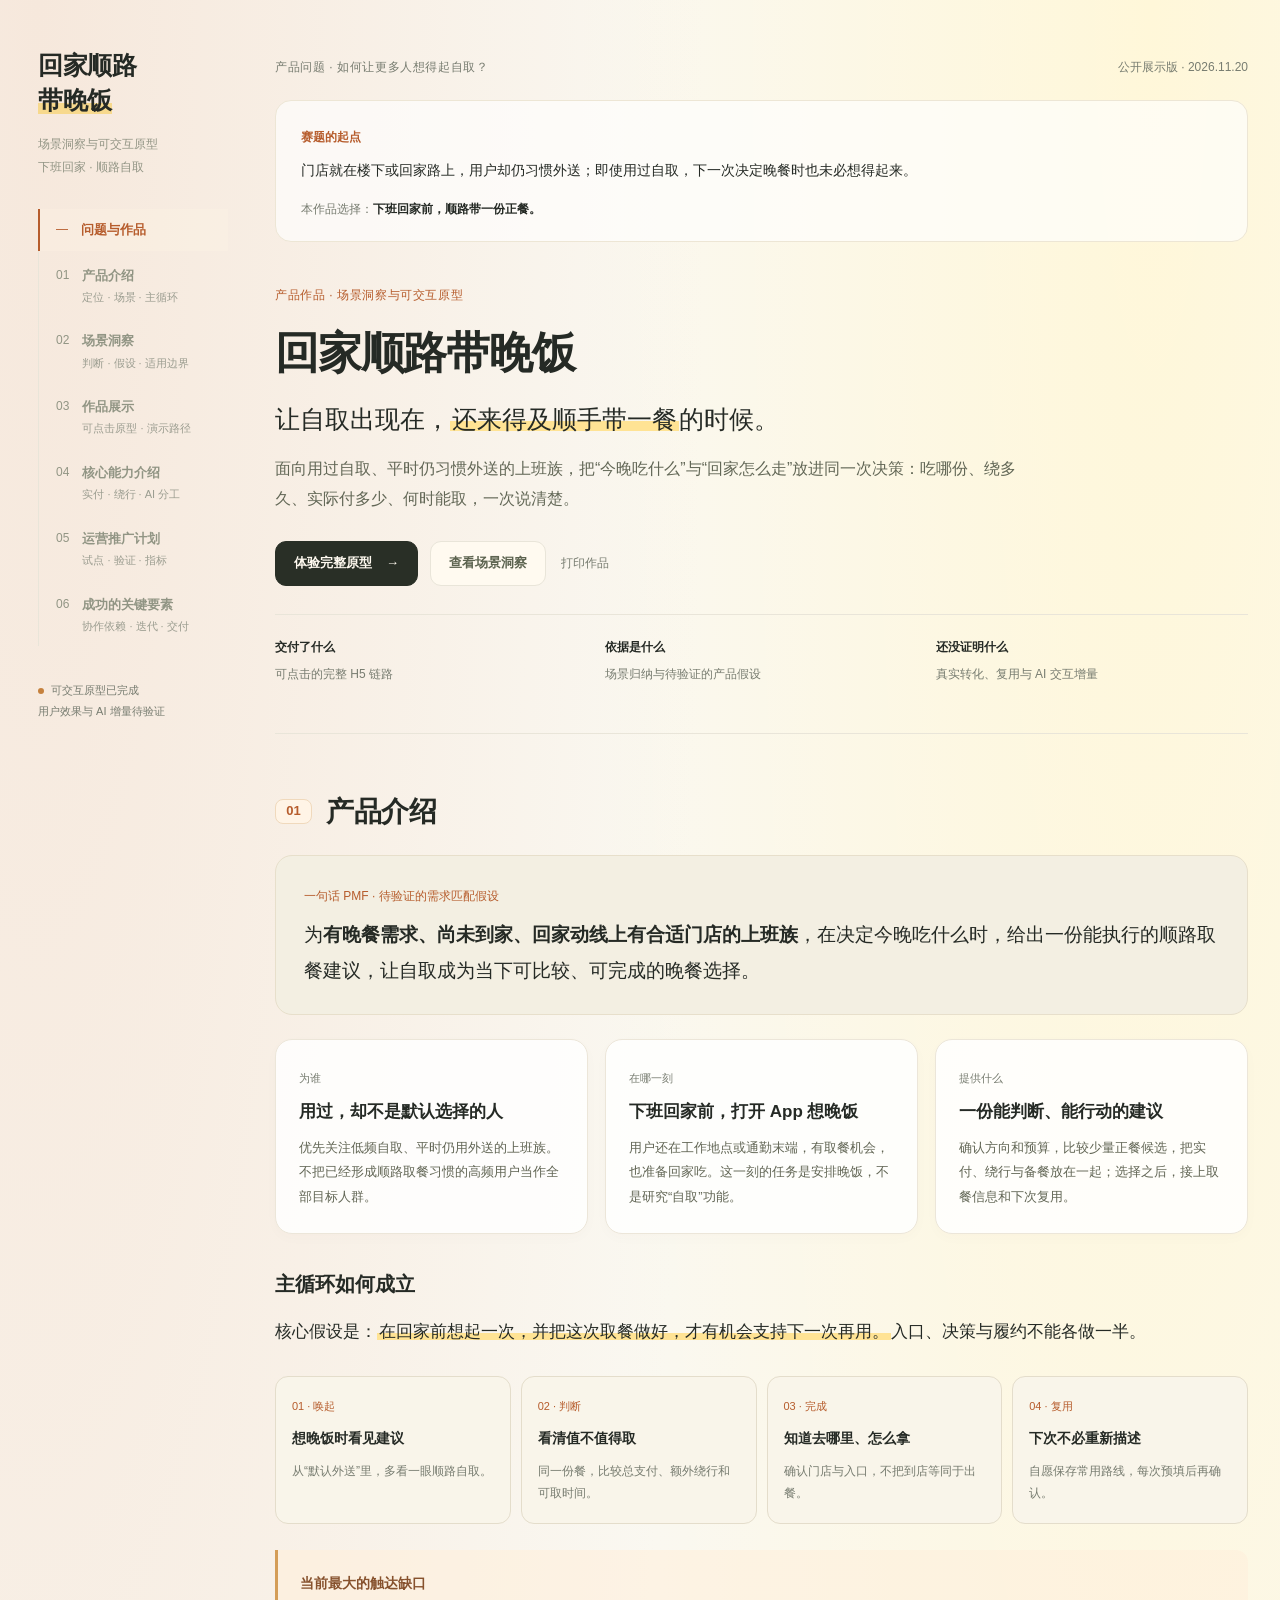
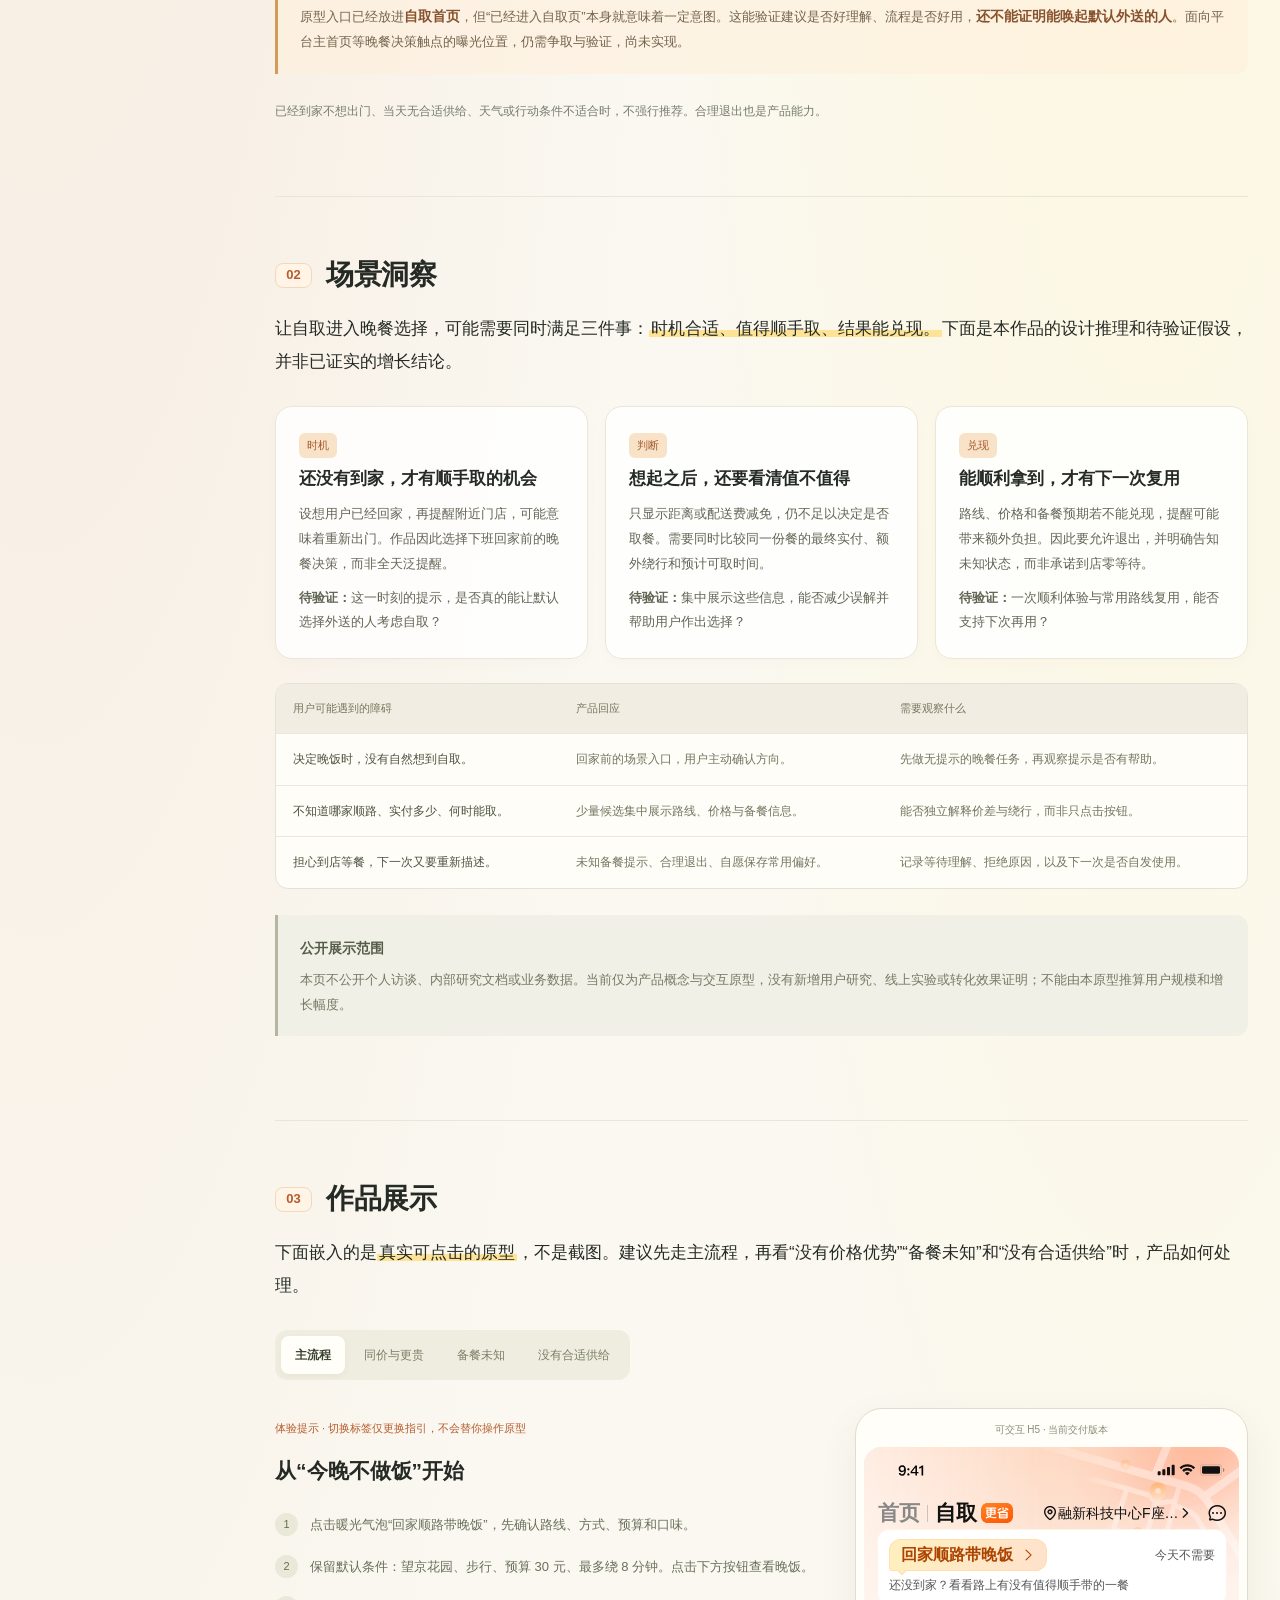
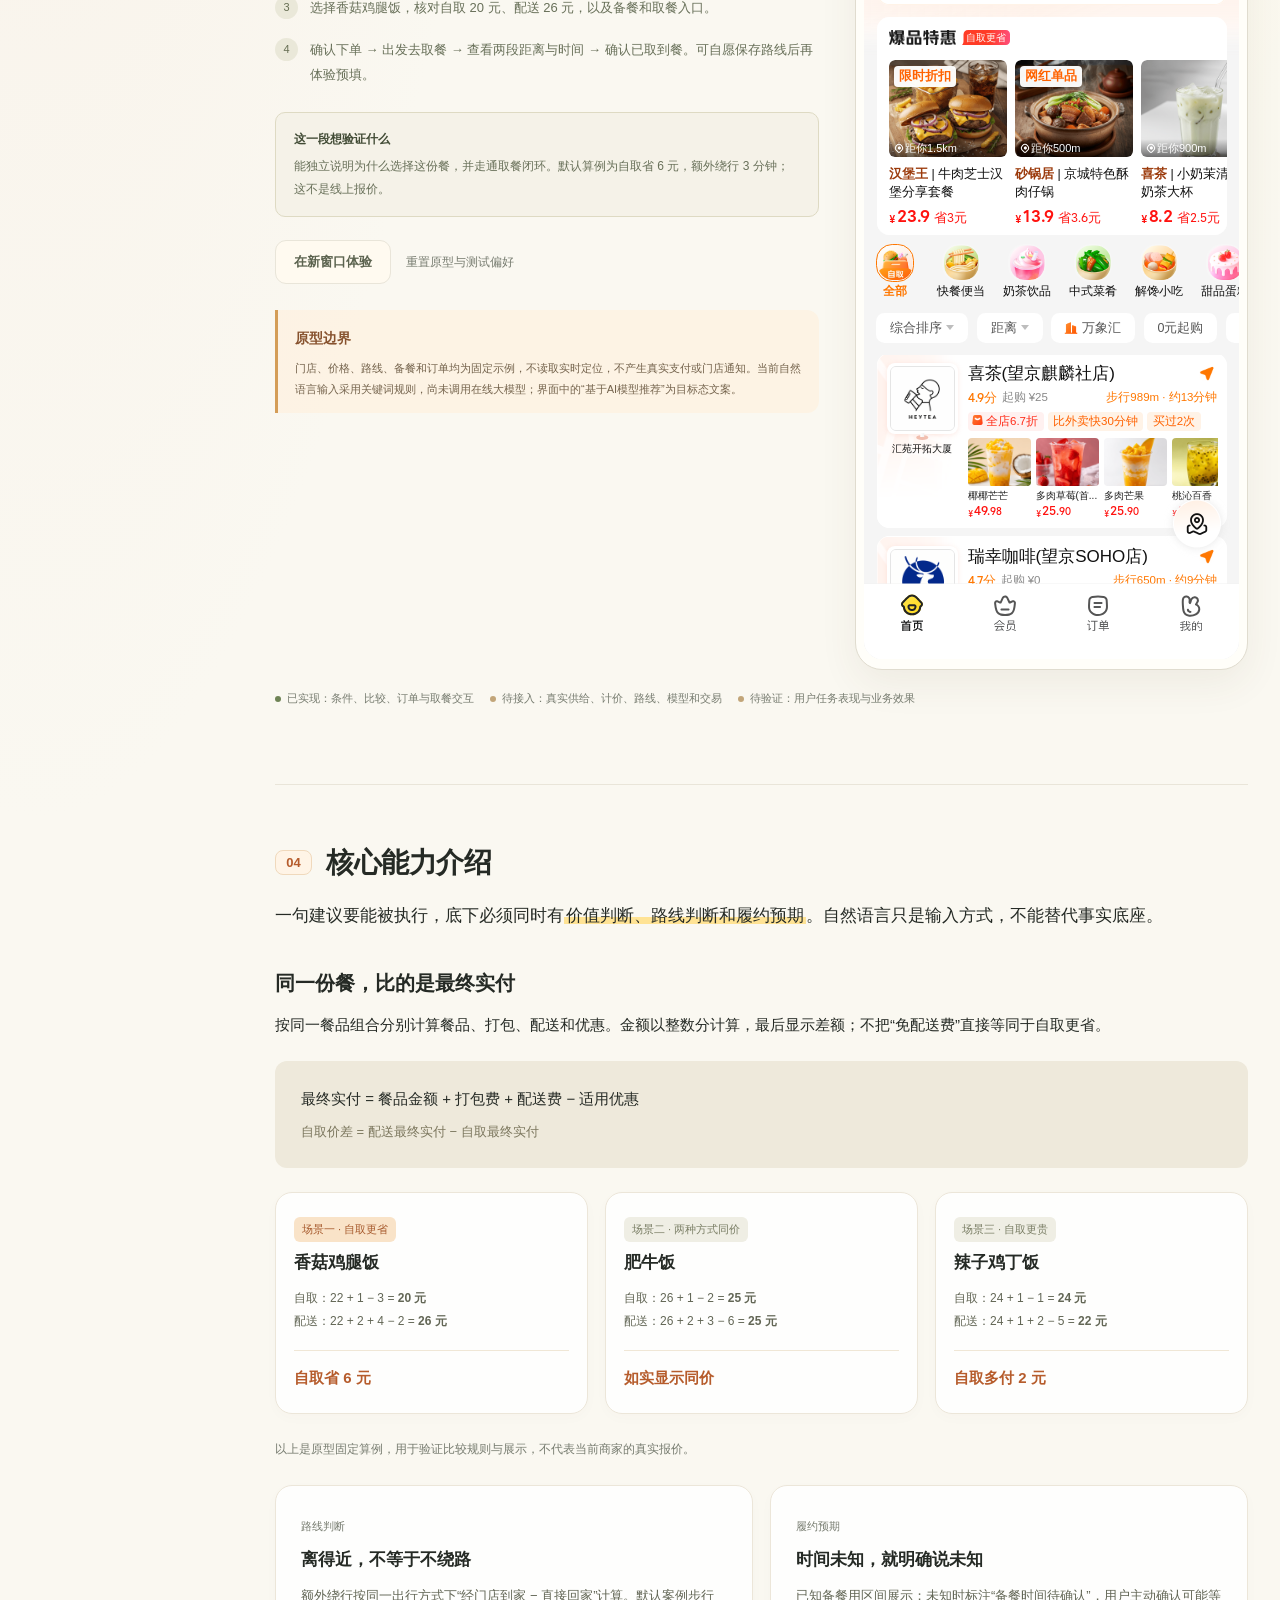
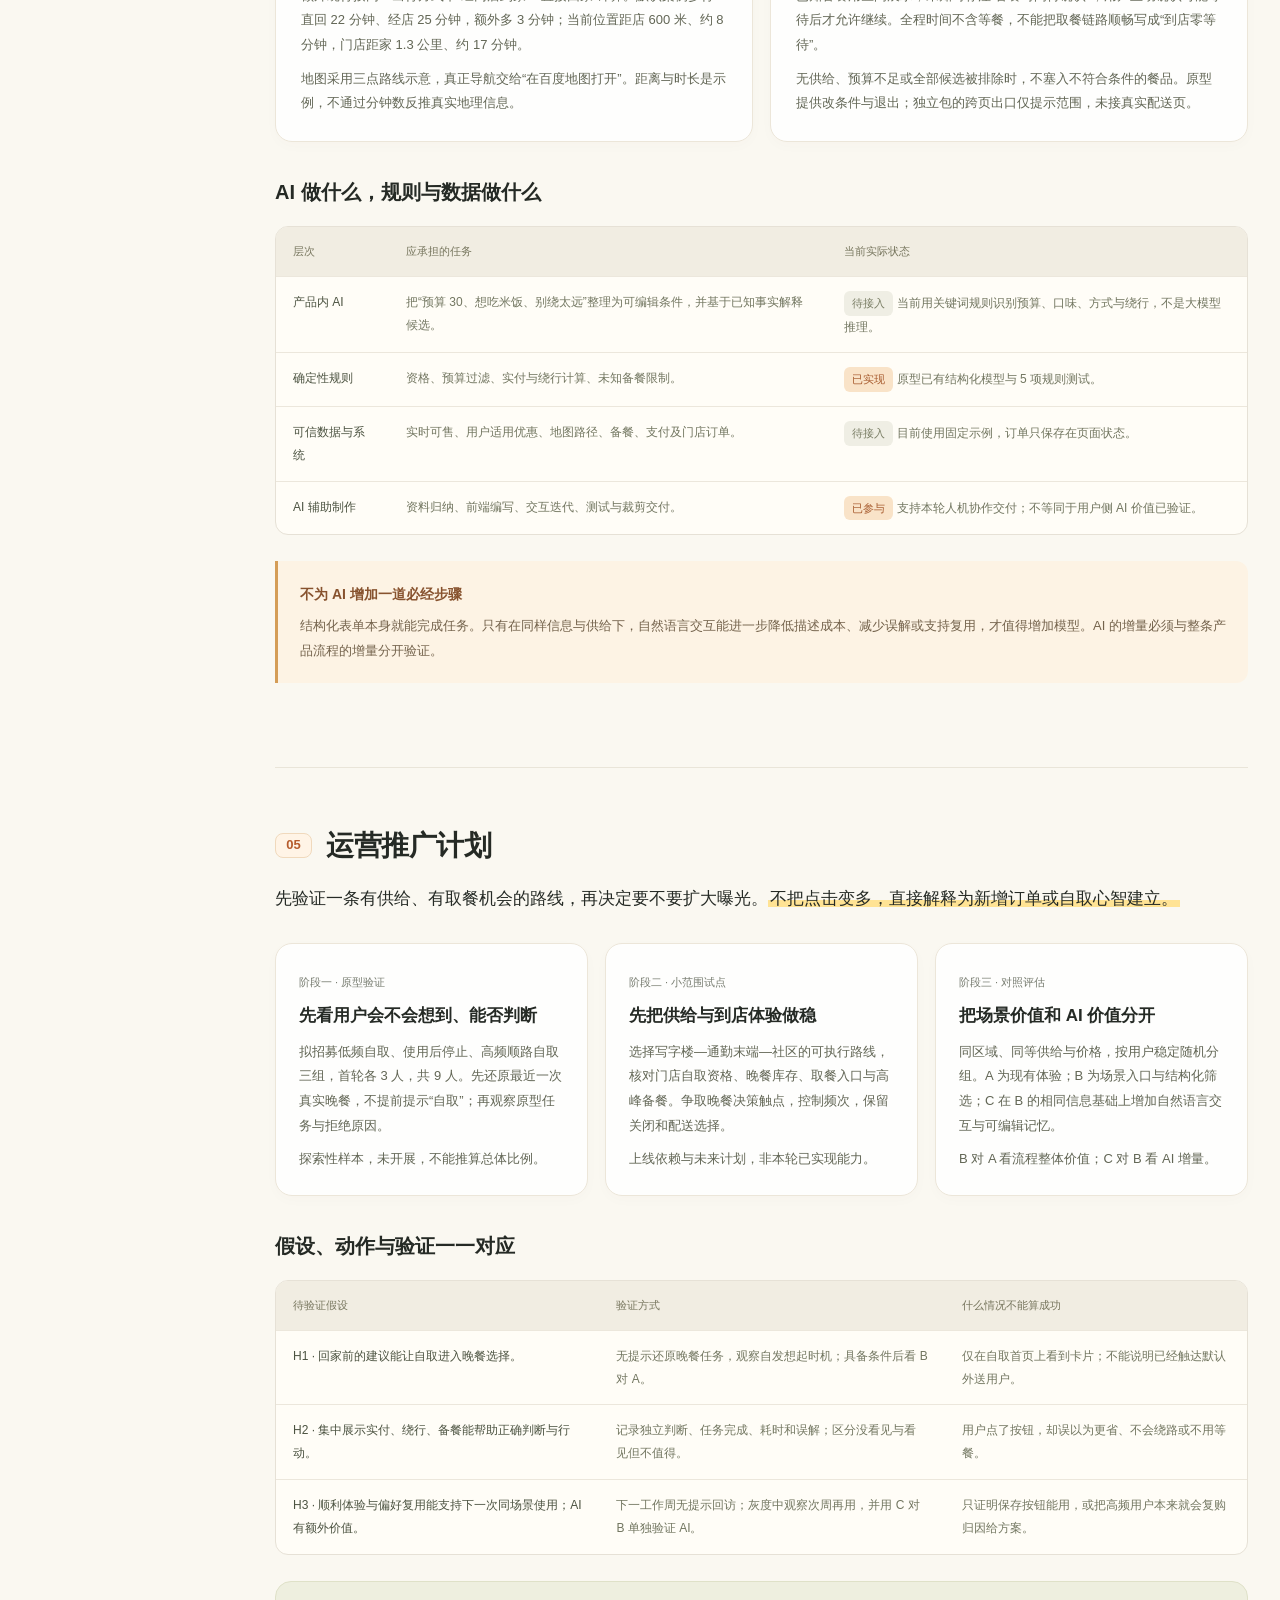
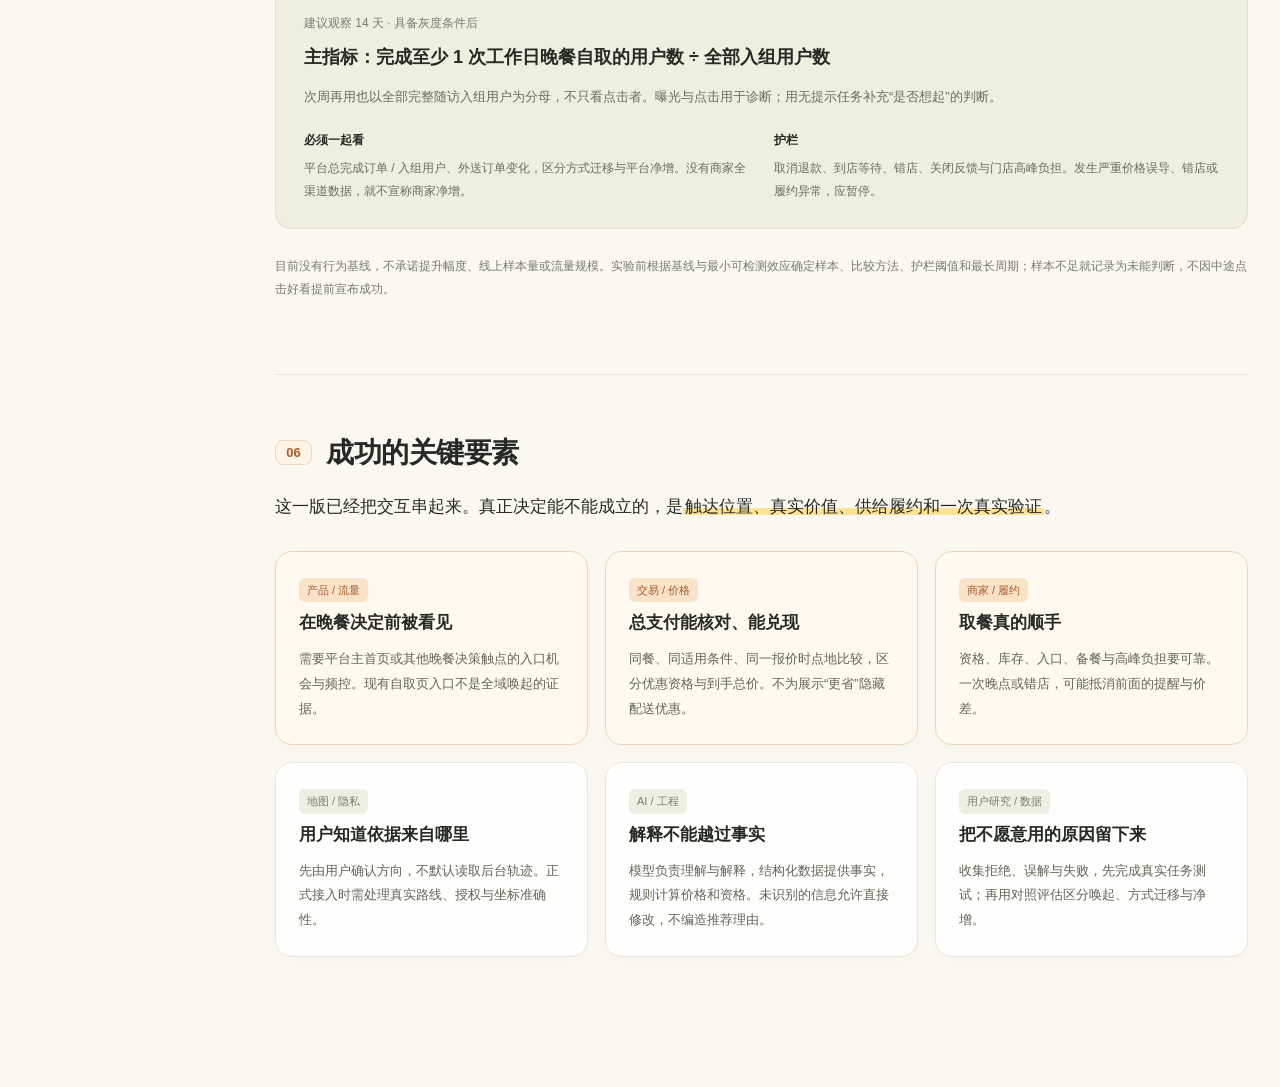
<file: pickup-dinner/index.html>
<!doctype html>
<html lang="zh-CN">
<head>
  <meta charset="utf-8">
  <meta name="viewport" content="width=device-width, initial-scale=1">
  <title>回家顺路带晚饭 · 产品作品展示 · 公网演示版</title>
  <link rel="stylesheet" href="./answer.css">
  <script src="./answer.js" defer></script>
</head>
<body>
  <aside class="sidebar">
    <a class="brand" href="#answer">回家顺路<br><span>带晚饭</span></a>
    <p class="sidebarMeta">场景洞察与可交互原型<br>下班回家 · 顺路自取</p>
    <nav aria-label="作品目录">
      <a href="#answer">—<span>问题与作品</span></a>
      <a href="#intro">01<span>产品介绍<small>定位 · 场景 · 主循环</small></span></a>
      <a href="#research">02<span>场景洞察<small>判断 · 假设 · 适用边界</small></span></a>
      <a href="#demo">03<span>作品展示<small>可点击原型 · 演示路径</small></span></a>
      <a href="#core">04<span>核心能力介绍<small>实付 · 绕行 · AI 分工</small></span></a>
      <a href="#growth">05<span>运营推广计划<small>试点 · 验证 · 指标</small></span></a>
      <a href="#keys">06<span>成功的关键要素<small>协作依赖 · 迭代 · 交付</small></span></a>
    </nav>
    <div class="sidebarFoot"><span class="dot"></span>可交互原型已完成<br>用户效果与 AI 增量待验证</div>
  </aside>

  <main>
    <header id="answer" class="hero anchor">
      <div class="metaRow"><span class="eyebrow">产品问题 · 如何让更多人想得起自取？</span><span class="date">公开展示版 · 2026.11.20</span></div>
      <div class="brief"><strong>赛题的起点</strong><p>门店就在楼下或回家路上，用户却仍习惯外送；即使用过自取，下一次决定晚餐时也未必想得起来。</p><div class="briefChoice">本作品选择：<b>下班回家前，顺路带一份正餐。</b></div></div>
      <p class="eyebrow orange">产品作品 · 场景洞察与可交互原型</p>
      <h1>回家顺路带晚饭</h1>
      <p class="heroLine">让自取出现在，<mark>还来得及顺手带一餐</mark>的时候。</p>
      <p class="heroDescription">面向用过自取、平时仍习惯外送的上班族，把“今晚吃什么”与“回家怎么走”放进同一次决策：吃哪份、绕多久、实际付多少、何时能取，一次说清楚。</p>
      <div class="heroActions"><a class="button primary" href="#demo">体验完整原型 <span aria-hidden="true">→</span></a><a class="button secondary" href="#research">查看场景洞察</a><button class="textButton" id="printAnswer" type="button">打印作品</button></div>
      <div class="deliveryFacts"><div><strong>交付了什么</strong><span>可点击的完整 H5 链路</span></div><div><strong>依据是什么</strong><span>场景归纳与待验证的产品假设</span></div><div><strong>还没证明什么</strong><span>真实转化、复用与 AI 交互增量</span></div></div>
    </header>

    <section id="intro" class="anchor section">
      <h2><span>01</span>产品介绍</h2>
      <div class="statement"><span class="label">一句话 PMF · 待验证的需求匹配假设</span><p>为<strong>有晚餐需求、尚未到家、回家动线上有合适门店的上班族</strong>，在决定今晚吃什么时，给出一份能执行的顺路取餐建议，让自取成为当下可比较、可完成的晚餐选择。</p></div>
      <div class="grid three">
        <article class="card"><span class="label">为谁</span><h3>用过，却不是默认选择的人</h3><p>优先关注低频自取、平时仍用外送的上班族。不把已经形成顺路取餐习惯的高频用户当作全部目标人群。</p></article>
        <article class="card"><span class="label">在哪一刻</span><h3>下班回家前，打开 App 想晚饭</h3><p>用户还在工作地点或通勤末端，有取餐机会，也准备回家吃。这一刻的任务是安排晚饭，不是研究“自取”功能。</p></article>
        <article class="card"><span class="label">提供什么</span><h3>一份能判断、能行动的建议</h3><p>确认方向和预算，比较少量正餐候选，把实付、绕行与备餐放在一起；选择之后，接上取餐信息和下次复用。</p></article>
      </div>
      <h3 class="subheading">主循环如何成立</h3>
      <p class="lead">核心假设是：<mark>在回家前想起一次，并把这次取餐做好，才有机会支持下一次再用。</mark>入口、决策与履约不能各做一半。</p>
      <ol class="loop">
        <li><span>01 · 唤起</span><strong>想晚饭时看见建议</strong><p>从“默认外送”里，多看一眼顺路自取。</p></li>
        <li><span>02 · 判断</span><strong>看清值不值得取</strong><p>同一份餐，比较总支付、额外绕行和可取时间。</p></li>
        <li><span>03 · 完成</span><strong>知道去哪里、怎么拿</strong><p>确认门店与入口，不把到店等同于出餐。</p></li>
        <li><span>04 · 复用</span><strong>下次不必重新描述</strong><p>自愿保存常用路线，每次预填后再确认。</p></li>
      </ol>
      <div class="callout"><strong>当前最大的触达缺口</strong><p>原型入口已经放进<strong>自取首页</strong>，但“已经进入自取页”本身就意味着一定意图。这能验证建议是否好理解、流程是否好用，<strong>还不能证明能唤起默认外送的人</strong>。面向平台主首页等晚餐决策触点的曝光位置，仍需争取与验证，尚未实现。</p></div>
      <p class="muted">已经到家不想出门、当天无合适供给、天气或行动条件不适合时，不强行推荐。合理退出也是产品能力。</p>
    </section>

    <section id="research" class="anchor section">
      <h2><span>02</span>场景洞察</h2>
      <p class="lead">让自取进入晚餐选择，可能需要同时满足三件事：<mark>时机合适、值得顺手取、结果能兑现。</mark>下面是本作品的设计推理和待验证假设，并非已证实的增长结论。</p>
      <div class="grid three">
        <article class="card"><span class="tag">时机</span><h3>还没有到家，才有顺手取的机会</h3><p>设想用户已经回家，再提醒附近门店，可能意味着重新出门。作品因此选择下班回家前的晚餐决策，而非全天泛提醒。</p><p><b>待验证：</b>这一时刻的提示，是否真的能让默认选择外送的人考虑自取？</p></article>
        <article class="card"><span class="tag">判断</span><h3>想起之后，还要看清值不值得</h3><p>只显示距离或配送费减免，仍不足以决定是否取餐。需要同时比较同一份餐的最终实付、额外绕行和预计可取时间。</p><p><b>待验证：</b>集中展示这些信息，能否减少误解并帮助用户作出选择？</p></article>
        <article class="card"><span class="tag">兑现</span><h3>能顺利拿到，才有下一次复用</h3><p>路线、价格和备餐预期若不能兑现，提醒可能带来额外负担。因此要允许退出，并明确告知未知状态，而非承诺到店零等待。</p><p><b>待验证：</b>一次顺利体验与常用路线复用，能否支持下次再用？</p></article>
      </div>
      <div class="tableWrap"><table><thead><tr><th>用户可能遇到的障碍</th><th>产品回应</th><th>需要观察什么</th></tr></thead><tbody>
        <tr><td>决定晚饭时，没有自然想到自取。</td><td>回家前的场景入口，用户主动确认方向。</td><td>先做无提示的晚餐任务，再观察提示是否有帮助。</td></tr>
        <tr><td>不知道哪家顺路、实付多少、何时能取。</td><td>少量候选集中展示路线、价格与备餐信息。</td><td>能否独立解释价差与绕行，而非只点击按钮。</td></tr>
        <tr><td>担心到店等餐，下一次又要重新描述。</td><td>未知备餐提示、合理退出、自愿保存常用偏好。</td><td>记录等待理解、拒绝原因，以及下一次是否自发使用。</td></tr>
      </tbody></table></div>
      <div class="callout neutral"><strong>公开展示范围</strong><p>本页不公开个人访谈、内部研究文档或业务数据。当前仅为产品概念与交互原型，没有新增用户研究、线上实验或转化效果证明；不能由本原型推算用户规模和增长幅度。</p></div>
    </section>

    <section id="demo" class="anchor section">
      <h2><span>03</span>作品展示</h2>
      <p class="lead">下面嵌入的是<mark>真实可点击的原型</mark>，不是截图。建议先走主流程，再看“没有价格优势”“备餐未知”和“没有合适供给”时，产品如何处理。</p>
      <div class="caseTabs" role="tablist" aria-label="演示路径"><button type="button" role="tab" id="tab-main" aria-selected="true" aria-controls="caseGuide" data-case="main">主流程</button><button type="button" role="tab" id="tab-equal" aria-selected="false" aria-controls="caseGuide" data-case="equal">同价与更贵</button><button type="button" role="tab" id="tab-unknown" aria-selected="false" aria-controls="caseGuide" data-case="unknown">备餐未知</button><button type="button" role="tab" id="tab-empty" aria-selected="false" aria-controls="caseGuide" data-case="empty">没有合适供给</button></div>
      <div class="demoGrid">
        <div class="demoGuide"><div id="caseGuide" role="tabpanel" aria-labelledby="tab-main" tabindex="0"></div><div class="demoControls"><a class="button secondary" href="./demo/index.html" target="_blank" rel="noopener">在新窗口体验</a><button type="button" class="textButton" id="resetDemo">重置原型与测试偏好</button></div><p id="demoStatus" class="muted" role="status"></p><div class="callout compact"><strong>原型边界</strong><p>门店、价格、路线、备餐和订单均为固定示例，不读取实时定位，不产生真实支付或门店通知。当前自然语言输入采用关键词规则，尚未调用在线大模型；界面中的“基于AI模型推荐”为目标态文案。</p></div></div>
        <div class="phone"><div class="phoneTop">可交互 H5 · 当前交付版本</div><iframe id="demoFrame" src="./demo/index.html" title="回家顺路带晚饭可交互原型" loading="lazy"></iframe></div>
      </div>
      <div class="statusStrip"><span><i class="statusDot ready"></i>已实现：条件、比较、订单与取餐交互</span><span><i class="statusDot pending"></i>待接入：真实供给、计价、路线、模型和交易</span><span><i class="statusDot pending"></i>待验证：用户任务表现与业务效果</span></div>
    </section>

    <section id="core" class="anchor section">
      <h2><span>04</span>核心能力介绍</h2>
      <p class="lead">一句建议要能被执行，底下必须同时有<mark>价值判断、路线判断和履约预期</mark>。自然语言只是输入方式，不能替代事实底座。</p>
      <h3 class="subheading">同一份餐，比的是最终实付</h3>
      <p>按同一餐品组合分别计算餐品、打包、配送和优惠。金额以整数分计算，最后显示差额；不把“免配送费”直接等同于自取更省。</p>
      <div class="formula">最终实付 = 餐品金额 + 打包费 + 配送费 − 适用优惠<br><span>自取价差 = 配送最终实付 − 自取最终实付</span></div>
      <div class="grid three priceCases">
        <article class="card"><span class="tag">场景一 · 自取更省</span><h3>香菇鸡腿饭</h3><p>自取：22 + 1 − 3 = <b>20 元</b><br>配送：22 + 2 + 4 − 2 = <b>26 元</b></p><strong class="priceOutcome">自取省 6 元</strong></article>
        <article class="card"><span class="tag neutralTag">场景二 · 两种方式同价</span><h3>肥牛饭</h3><p>自取：26 + 1 − 2 = <b>25 元</b><br>配送：26 + 2 + 3 − 6 = <b>25 元</b></p><strong class="priceOutcome">如实显示同价</strong></article>
        <article class="card"><span class="tag neutralTag">场景三 · 自取更贵</span><h3>辣子鸡丁饭</h3><p>自取：24 + 1 − 1 = <b>24 元</b><br>配送：24 + 1 + 2 − 5 = <b>22 元</b></p><strong class="priceOutcome">自取多付 2 元</strong></article>
      </div><p class="muted">以上是原型固定算例，用于验证比较规则与展示，不代表当前商家的真实报价。</p>
      <div class="grid two coreBlocks"><article class="card"><span class="label">路线判断</span><h3>离得近，不等于不绕路</h3><p>额外绕行按同一出行方式下“经门店到家 − 直接回家”计算。默认案例步行直回 22 分钟、经店 25 分钟，额外多 3 分钟；当前位置距店 600 米、约 8 分钟，门店距家 1.3 公里、约 17 分钟。</p><p>地图采用三点路线示意，真正导航交给“在百度地图打开”。距离与时长是示例，不通过分钟数反推真实地理信息。</p></article><article class="card"><span class="label">履约预期</span><h3>时间未知，就明确说未知</h3><p>已知备餐用区间展示；未知时标注“备餐时间待确认”，用户主动确认可能等待后才允许继续。全程时间不含等餐，不能把取餐链路顺畅写成“到店零等待”。</p><p>无供给、预算不足或全部候选被排除时，不塞入不符合条件的餐品。原型提供改条件与退出；独立包的跨页出口仅提示范围，未接真实配送页。</p></article></div>
      <h3 class="subheading">AI 做什么，规则与数据做什么</h3>
      <div class="tableWrap"><table><thead><tr><th>层次</th><th>应承担的任务</th><th>当前实际状态</th></tr></thead><tbody>
        <tr><td>产品内 AI</td><td>把“预算 30、想吃米饭、别绕太远”整理为可编辑条件，并基于已知事实解释候选。</td><td><span class="tag neutralTag">待接入</span> 当前用关键词规则识别预算、口味、方式与绕行，不是大模型推理。</td></tr>
        <tr><td>确定性规则</td><td>资格、预算过滤、实付与绕行计算、未知备餐限制。</td><td><span class="tag">已实现</span> 原型已有结构化模型与 5 项规则测试。</td></tr>
        <tr><td>可信数据与系统</td><td>实时可售、用户适用优惠、地图路径、备餐、支付及门店订单。</td><td><span class="tag neutralTag">待接入</span> 目前使用固定示例，订单只保存在页面状态。</td></tr>
        <tr><td>AI 辅助制作</td><td>资料归纳、前端编写、交互迭代、测试与裁剪交付。</td><td><span class="tag">已参与</span> 支持本轮人机协作交付；不等同于用户侧 AI 价值已验证。</td></tr>
      </tbody></table></div>
      <div class="callout"><strong>不为 AI 增加一道必经步骤</strong><p>结构化表单本身就能完成任务。只有在同样信息与供给下，自然语言交互能进一步降低描述成本、减少误解或支持复用，才值得增加模型。AI 的增量必须与整条产品流程的增量分开验证。</p></div>
    </section>

    <section id="growth" class="anchor section">
      <h2><span>05</span>运营推广计划</h2>
      <p class="lead">先验证一条有供给、有取餐机会的路线，再决定要不要扩大曝光。<mark>不把点击变多，直接解释为新增订单或自取心智建立。</mark></p>
      <div class="grid three phases"><article class="card"><span class="label">阶段一 · 原型验证</span><h3>先看用户会不会想到、能否判断</h3><p>拟招募低频自取、使用后停止、高频顺路自取三组，首轮各 3 人，共 9 人。先还原最近一次真实晚餐，不提前提示“自取”；再观察原型任务与拒绝原因。</p><p class="muted">探索性样本，未开展，不能推算总体比例。</p></article><article class="card"><span class="label">阶段二 · 小范围试点</span><h3>先把供给与到店体验做稳</h3><p>选择写字楼—通勤末端—社区的可执行路线，核对门店自取资格、晚餐库存、取餐入口与高峰备餐。争取晚餐决策触点，控制频次，保留关闭和配送选择。</p><p class="muted">上线依赖与未来计划，非本轮已实现能力。</p></article><article class="card"><span class="label">阶段三 · 对照评估</span><h3>把场景价值和 AI 价值分开</h3><p>同区域、同等供给与价格，按用户稳定随机分组。A 为现有体验；B 为场景入口与结构化筛选；C 在 B 的相同信息基础上增加自然语言交互与可编辑记忆。</p><p class="muted">B 对 A 看流程整体价值；C 对 B 看 AI 增量。</p></article></div>
      <h3 class="subheading">假设、动作与验证一一对应</h3>
      <div class="tableWrap"><table><thead><tr><th>待验证假设</th><th>验证方式</th><th>什么情况不能算成功</th></tr></thead><tbody>
        <tr><td>H1 · 回家前的建议能让自取进入晚餐选择。</td><td>无提示还原晚餐任务，观察自发想起时机；具备条件后看 B 对 A。</td><td>仅在自取首页上看到卡片；不能说明已经触达默认外送用户。</td></tr>
        <tr><td>H2 · 集中展示实付、绕行、备餐能帮助正确判断与行动。</td><td>记录独立判断、任务完成、耗时和误解；区分没看见与看见但不值得。</td><td>用户点了按钮，却误以为更省、不会绕路或不用等餐。</td></tr>
        <tr><td>H3 · 顺利体验与偏好复用能支持下一次同场景使用；AI 有额外价值。</td><td>下一工作周无提示回访；灰度中观察次周再用，并用 C 对 B 单独验证 AI。</td><td>只证明保存按钮能用，或把高频用户本来就会复购归因给方案。</td></tr>
      </tbody></table></div>
      <div class="metricCard"><span class="label">建议观察 14 天 · 具备灰度条件后</span><h3>主指标：完成至少 1 次工作日晚餐自取的用户数 ÷ 全部入组用户数</h3><p>次周再用也以全部完整随访入组用户为分母，不只看点击者。曝光与点击用于诊断；用无提示任务补充“是否想起”的判断。</p><div class="grid two"><div><strong>必须一起看</strong><p>平台总完成订单 / 入组用户、外送订单变化，区分方式迁移与平台净增。没有商家全渠道数据，就不宣称商家净增。</p></div><div><strong>护栏</strong><p>取消退款、到店等待、错店、关闭反馈与门店高峰负担。发生严重价格误导、错店或履约异常，应暂停。</p></div></div></div>
      <p class="muted">目前没有行为基线，不承诺提升幅度、线上样本量或流量规模。实验前根据基线与最小可检测效应确定样本、比较方法、护栏阈值和最长周期；样本不足就记录为未能判断，不因中途点击好看提前宣布成功。</p>
    </section>

    <section id="keys" class="anchor section">
      <h2><span>06</span>成功的关键要素</h2>
      <p class="lead">这一版已经把交互串起来。真正决定能不能成立的，是<mark>触达位置、真实价值、供给履约和一次真实验证</mark>。</p>
      <div class="grid three keyCards">
        <article class="card"><span class="tag">产品 / 流量</span><h3>在晚餐决定前被看见</h3><p>需要平台主首页或其他晚餐决策触点的入口机会与频控。现有自取页入口不是全域唤起的证据。</p></article>
        <article class="card"><span class="tag">交易 / 价格</span><h3>总支付能核对、能兑现</h3><p>同餐、同适用条件、同一报价时点地比较，区分优惠资格与到手总价。不为展示“更省”隐藏配送优惠。</p></article>
        <article class="card"><span class="tag">商家 / 履约</span><h3>取餐真的顺手</h3><p>资格、库存、入口、备餐与高峰负担要可靠。一次晚点或错店，可能抵消前面的提醒与价差。</p></article>
        <article class="card"><span class="tag neutralTag">地图 / 隐私</span><h3>用户知道依据来自哪里</h3><p>先由用户确认方向，不默认读取后台轨迹。正式接入时需处理真实路线、授权与坐标准确性。</p></article>
        <article class="card"><span class="tag neutralTag">AI / 工程</span><h3>解释不能越过事实</h3><p>模型负责理解与解释，结构化数据提供事实，规则计算价格和资格。未识别的信息允许直接修改，不编造推荐理由。</p></article>
        <article class="card"><span class="tag neutralTag">用户研究 / 数据</span><h3>把不愿意用的原因留下来</h3><p>收集拒绝、误解与失败，先完成真实任务测试；再用对照评估区分唤起、方式迁移与净增。</p></article>
      </div>
    </section>
  </main>
</body>
</html>
</file>
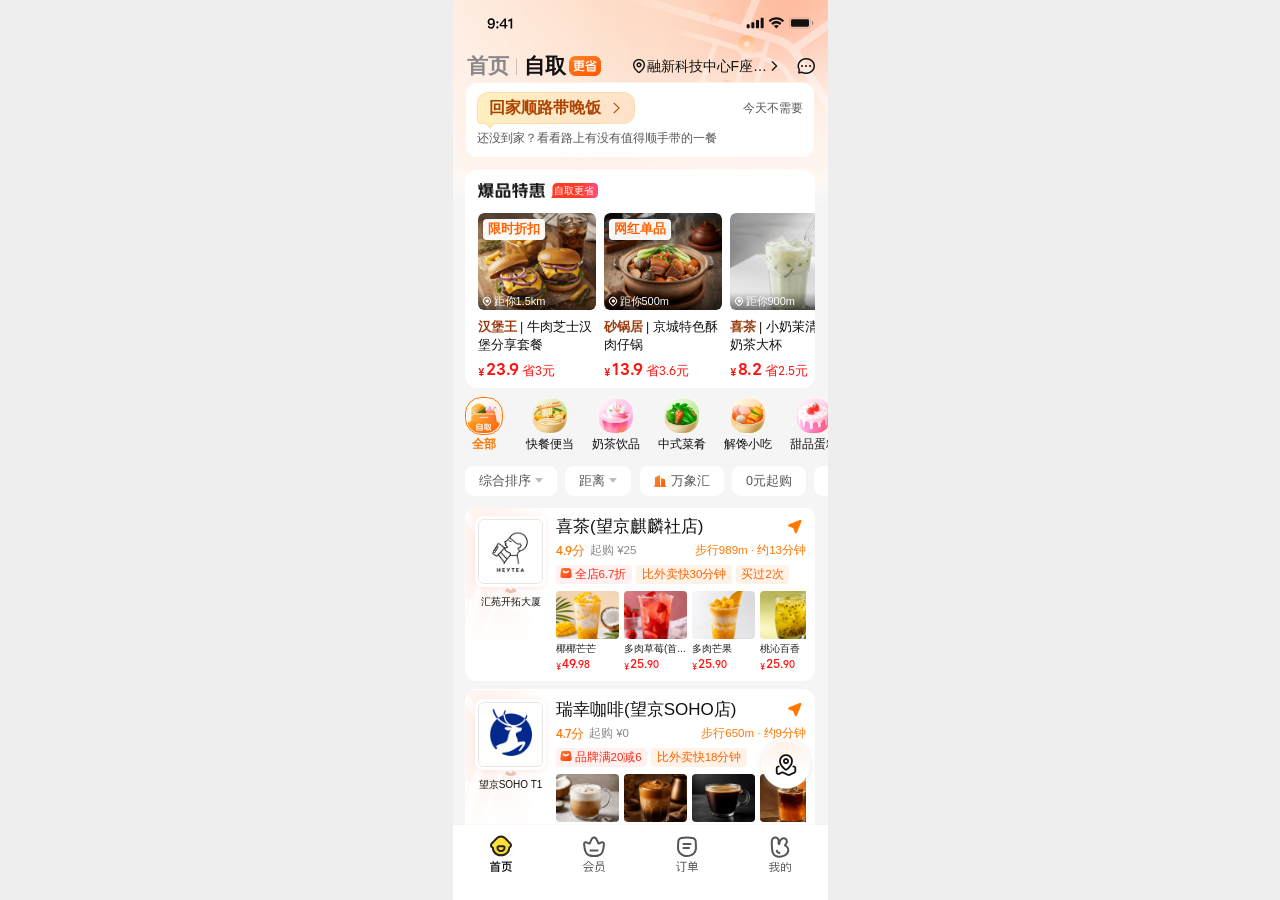
<file: pickup-dinner/demo/index.html>
<!doctype html>
<html lang="zh-CN">
  <head>
    <meta charset="UTF-8" />
    <meta name="viewport" content="width=device-width, initial-scale=1.0, viewport-fit=cover" />
    <title>自取首页 · 回家顺路带晚饭</title>
    <script type="module" crossorigin src="./assets/index-CKcT7yOC.js"></script>
    <link rel="stylesheet" crossorigin href="./assets/index-Bs7AxU7T.css">
  </head>
  <body>
    <div id="root"></div>
  </body>
</html>
</file>
<file: pickup-dinner/answer.css>
:root{color-scheme:light;--ink:#252a25;--muted:#777c70;--line:#e9e5d9;--orange:#b65c2c;--paper:#faf8f1;--soft:#fff1dc;--gold:#ffe49b}
*{box-sizing:border-box}html{scroll-behavior:smooth;scroll-padding-top:28px}body{margin:0;color:var(--ink);background:radial-gradient(ellipse at 3% 0%,#f6e8dc 0,transparent 38%),radial-gradient(ellipse at 90% 0%,#fff7d9 0,transparent 35%),var(--paper);font:15px/1.85 -apple-system,BlinkMacSystemFont,"PingFang SC","Microsoft YaHei",Arial,sans-serif;-webkit-font-smoothing:antialiased}a{color:var(--orange);text-underline-offset:4px}button,a{-webkit-tap-highlight-color:transparent}button{font:inherit;cursor:pointer}a:focus-visible,button:focus-visible,summary:focus-visible,[tabindex]:focus-visible{outline:3px solid #c97430;outline-offset:5px}p{margin:10px 0 16px}h1,h2,h3{line-height:1.4;margin:0 0 14px}h1{font-size:44px;letter-spacing:-1.2px}h2{display:flex;align-items:center;gap:14px;font-size:28px;letter-spacing:-.5px}h2>span{display:inline-flex;align-items:center;justify-content:center;min-width:37px;height:25px;padding:0 8px;border:1px solid #f0d9bc;border-radius:8px;background:#fff4e6;color:var(--orange);font-size:13px;letter-spacing:0}h3{font-size:18px}mark{color:inherit;background:linear-gradient(transparent 57%,#ffe394 57%,#ffe394 93%,transparent 93%);padding:0 2px}strong,b{font-weight:650}
.sidebar{position:fixed;top:48px;left:38px;width:190px;max-height:calc(100dvh - 80px);overflow-y:auto}.brand{display:block;text-decoration:none;color:var(--ink);font-size:25px;line-height:1.4;font-weight:750;letter-spacing:-.4px}.brand span{background:linear-gradient(transparent 60%,#f7d98d 60%)}.sidebarMeta{margin:15px 0 30px;color:#929585;font-size:12px;line-height:1.9}.sidebar nav{display:grid;border-left:1px solid var(--line);gap:4px}.sidebar nav a{display:flex;align-items:flex-start;gap:13px;padding:9px 12px 9px 16px;text-decoration:none;color:#919584;font-size:12px;border-left:2px solid transparent;margin-left:-1px}.sidebar nav a span{font-size:13px;font-weight:600}.sidebar nav a small{display:block;color:#9b9d90;font-size:11px;font-weight:400;line-height:1.8}.sidebar nav a:hover,.sidebar nav a.active{color:var(--orange);border-left-color:var(--orange);background:#fff4e44d}.sidebarFoot{margin-top:34px;font-size:11px;line-height:1.9;color:var(--muted)}.dot{display:inline-block;width:6px;height:6px;margin-right:7px;border-radius:50%;background:#c5813d}
main{max-width:1060px;margin:0 32px 0 275px;padding:56px 0 48px}.anchor{scroll-margin-top:32px}.metaRow{display:flex;align-items:center;justify-content:space-between;gap:12px;flex-wrap:wrap}.eyebrow,.date,.label{color:var(--muted);font-size:12px;font-weight:500}.eyebrow{letter-spacing:.6px}.orange{color:var(--orange)}.brief{padding:21px 25px;margin:22px 0 42px;background:#ffffffa6;border:1px solid #ede6d5;border-radius:16px}.brief>strong{font-size:12px;color:var(--orange)}.brief p{margin:8px 0 14px;font-size:14px}.briefChoice{font-size:12px;color:var(--muted)}.briefChoice b{color:var(--ink)}.heroLine{font-size:25px;line-height:1.7;margin:8px 0 14px}.heroDescription{max-width:760px;color:#626756;font-size:16px}.heroActions{display:flex;gap:12px;align-items:center;flex-wrap:wrap;margin:28px 0}.button{display:inline-flex;min-height:44px;align-items:center;justify-content:center;gap:14px;border:1px solid var(--line);padding:9px 18px;border-radius:11px;font-size:13px;font-weight:600;text-decoration:none}.button.primary{background:#292f26;color:#fffaf0;border-color:#292f26}.button.primary:hover{background:#484f3b}.button.secondary{background:#fffaf0;color:#5c634f}.button.secondary:hover{border-color:#d9ac75;background:#fff1d8}.textButton{padding:8px 3px;border:0;background:transparent;color:var(--muted);font-size:12px}.textButton:hover{color:var(--orange)}.deliveryFacts{display:grid;grid-template-columns:repeat(3,minmax(0,1fr));gap:18px;border-top:1px solid var(--line);padding-top:21px}.deliveryFacts div{display:grid;gap:5px}.deliveryFacts strong{font-size:12px}.deliveryFacts span{font-size:12px;color:var(--muted)}.section{padding:58px 0;border-top:1px solid var(--line);margin-top:48px}.section+.section{margin-top:0}.lead{font-size:17px;line-height:1.95;margin:17px 0 28px}.statement{padding:25px 28px;background:#f3efe2;border:1px solid #e7dfcb;border-radius:17px;margin:24px 0}.statement .label{color:var(--orange)}.statement p{font-size:19px;line-height:1.9;margin:8px 0 0}.grid{display:grid;gap:17px;margin:24px 0}.grid.three{grid-template-columns:repeat(3,minmax(0,1fr))}.grid.two{grid-template-columns:repeat(2,minmax(0,1fr))}.card{min-width:0;padding:23px;border:1px solid #ece6d9;background:#ffffffd9;border-radius:17px;box-shadow:0 4px 14px #51432105}.card h3{font-size:17px;margin:9px 0 12px}.card p{font-size:13px;line-height:1.9;color:#626655;margin:9px 0 0}.card .label{font-size:11px}.subheading{margin:36px 0 14px;font-size:20px}.loop{list-style:none;padding:0;display:grid;grid-template-columns:repeat(4,minmax(0,1fr));gap:10px;margin:24px 0}.loop li{border:1px solid #e4ddcb;padding:19px 16px;border-radius:13px;background:#f9f5ea}.loop li>span{display:block;font-size:11px;color:var(--orange);margin-bottom:8px}.loop li strong{font-size:14px}.loop li p{font-size:12px;margin:8px 0 0;color:var(--muted)}.callout{padding:19px 22px;border-left:3px solid #d49d57;background:#fff1dc99;border-radius:0 12px 12px 0;margin:26px 0}.callout strong{font-size:14px;color:#87522e}.callout p{font-size:13px;color:#74634c;line-height:1.9;margin:6px 0 0}.callout.neutral{border-color:#b5b6a0;background:#f0f0e6}.callout.neutral strong{color:#555d48}.callout.neutral p{color:#767964}.muted{color:var(--muted);font-size:12px;line-height:1.9}.researchStrip{display:grid;grid-template-columns:repeat(3,minmax(0,1fr));gap:20px;padding:18px 0 24px;margin:20px 0;border-bottom:1px solid var(--line)}.researchStrip strong,.researchStrip span{display:block;font-size:13px}.researchStrip span{font-size:11px;color:var(--muted);margin-top:5px}.tag{display:inline-block;padding:3px 8px;border-radius:6px;background:#f9e3c8;color:#a75b2e;font-size:11px;line-height:1.7}.neutralTag{background:#efeee4;color:#7a7e65}blockquote{font-size:16px;font-weight:600;line-height:1.9;margin:19px 0;color:#444b39}.source{display:inline-block;margin-top:19px;font-size:11px}.tableWrap{overflow-x:auto;border:1px solid #e6e1d6;border-radius:13px;background:#fffdf7;margin:20px 0}table{border-collapse:collapse;width:100%;text-align:left;font-size:12px;min-width:560px}th{background:#f1ede2;color:#77765e;font-weight:500;font-size:11px}th,td{padding:14px 17px;border-bottom:1px solid #ece7dc;vertical-align:top;line-height:1.9}tr:last-child td{border:0}td:first-child{color:#4c5341}td{color:#727660}.evidence{margin:25px 0}summary{cursor:pointer;font-size:13px;color:var(--orange);padding:8px 0}.sources{display:flex;gap:20px;flex-wrap:wrap;font-size:11px}.caseTabs{display:flex;gap:5px;flex-wrap:wrap;padding:6px;background:#efeddf;border-radius:12px;max-width:max-content;margin:24px 0 28px}.caseTabs button{min-height:38px;border:0;border-radius:8px;padding:7px 14px;font-size:12px;background:transparent;color:#7a7e66}.caseTabs button[aria-selected=true]{background:#fffef9;color:#3a4230;font-weight:650;box-shadow:0 2px 6px #53482e0d}.demoGrid{display:grid;grid-template-columns:minmax(250px,1fr) 393px;gap:36px;align-items:start}.demoGuide{min-width:0}.guideEyebrow{font-size:11px;color:var(--orange)}.demoGuide h3{font-size:21px;line-height:1.6}.guideSteps{list-style:none;counter-reset:guide;display:grid;gap:17px;padding:0;margin:25px 0}.guideSteps li{counter-increment:guide;position:relative;padding-left:35px;font-size:13px;line-height:1.9;color:#687059}.guideSteps li::before{content:counter(guide);position:absolute;top:0;left:0;width:23px;height:23px;display:grid;place-items:center;background:#eae8d9;border-radius:50%;color:#656d52;font-size:11px}.expected{padding:15px 18px;border:1px solid #dedac3;border-radius:10px;background:#f5f2e8;font-size:12px;line-height:1.9;color:#687059}.expected strong{display:block;margin-bottom:4px;color:#414b35}.demoControls{display:flex;gap:12px;align-items:center;flex-wrap:wrap;margin:23px 0 5px}.callout.compact{padding:14px 17px}.compact p{font-size:11px}.phone{width:393px;padding:8px 8px 10px;border:1px solid #e0dccf;border-radius:27px;background:#fffef9;box-shadow:0 14px 38px #57472e12;overflow:hidden}.phoneTop{height:30px;color:#8b8c78;text-align:center;font-size:10px;line-height:26px}.phone iframe{display:block;width:375px;height:812px;max-width:100%;border:0;border-radius:18px;overflow:hidden;background:#f5f5f5}.statusStrip{display:flex;gap:16px;flex-wrap:wrap;padding:18px 0;font-size:11px;color:var(--muted)}.statusDot{display:inline-block;width:6px;height:6px;border-radius:50%;margin-right:6px}.statusDot.ready{background:#6e8355}.statusDot.pending{background:#c2a579}.formula{padding:22px 26px;margin:23px 0;background:#eee9db;border-radius:12px;font-size:15px;line-height:2.1;overflow-wrap:anywhere}.formula span{font-size:13px;color:#7c775e}.priceCases .card{padding:21px 18px}.priceCases p{font-size:12px}.priceOutcome{display:block;margin-top:18px;padding-top:13px;border-top:1px solid #f0e7d6;font-size:15px;color:var(--orange)}.coreBlocks .card{padding:25px}.metricCard{padding:26px 28px;background:#eeefdf;border:1px solid #dfe1c8;border-radius:16px;margin:26px 0}.metricCard h3{font-size:18px;margin-top:10px}.metricCard p{font-size:13px;color:#687059}.metricCard .grid{margin:16px 0 0;gap:25px}.metricCard strong{font-size:12px}.metricCard .grid p{font-size:12px;margin:5px 0 0}.keyCards .card:nth-child(-n+3){background:#fff9ef;border-color:#ecd5b2}.handoff{padding:27px 30px;background:#e9ecdf;border:1px solid #d8deca;border-radius:17px;margin-top:35px}.handoff h3{margin-top:10px;font-size:21px}.handoff p{font-size:14px;color:#677057}.checklist{display:grid;grid-template-columns:repeat(2,minmax(0,1fr));gap:12px;padding-top:15px;border-top:1px solid #d7dcca;margin-top:18px}.checklist span{font-size:12px;color:#687059}.footer{border-top:1px solid var(--line);padding-top:24px;margin-top:43px;font-size:11px;color:#91917b}.footer p{margin:8px 0}.footer a{color:#898569}
@media(min-width:1600px){.sidebar{left:calc((100vw - 1460px)/2 + 35px)}main{margin-left:calc((100vw - 1460px)/2 + 275px)}}
@media(max-width:1100px){.sidebar{left:23px;width:155px}.brand{font-size:22px}.sidebar nav a{padding-left:10px;gap:8px}.sidebar nav a small{font-size:10px}main{margin-left:205px;margin-right:24px}.demoGrid{grid-template-columns:minmax(0,1fr);gap:24px}.demoGuide{max-width:620px}.phone{justify-self:center}.grid.three{grid-template-columns:repeat(2,minmax(0,1fr))}.loop{grid-template-columns:repeat(2,minmax(0,1fr))}.priceCases .card:last-child{grid-column:1/-1}}
@media(max-width:720px){html{scroll-padding-top:20px}.sidebar{position:relative;top:auto;left:auto;width:auto;max-height:none;margin:0;padding:22px 20px 0}.brand{font-size:20px;line-height:1.4}.brand br{display:none}.brand span{margin-left:4px}.sidebarMeta{margin:8px 0 13px;font-size:10px}.sidebar nav{display:flex;overflow-x:auto;gap:5px;border:0;padding:0 0 9px}.sidebar nav a{border:0;margin:0;white-space:nowrap;padding:6px 10px;border-radius:7px;background:#eeeadf;font-size:10px;gap:4px}.sidebar nav a span{font-size:11px}.sidebar nav a small{display:none}.sidebarFoot{display:none}main{margin:0;padding:20px 19px 32px;max-width:100%}.metaRow{align-items:flex-start}.date{font-size:10px}.eyebrow{font-size:10px}.brief{padding:17px;margin:15px 0 27px}.brief p{font-size:12px}.briefChoice{font-size:11px}h1{font-size:32px;letter-spacing:-.8px}.heroLine{font-size:19px}.heroDescription{font-size:14px}.heroActions{gap:8px;margin:21px 0}.button{font-size:12px;padding:8px 12px;min-height:41px}.deliveryFacts{grid-template-columns:1fr;gap:12px}.deliveryFacts div{grid-template-columns:86px 1fr;align-items:baseline;gap:4px}.deliveryFacts strong,.deliveryFacts span{font-size:11px}.section{padding:36px 0;margin-top:32px}h2{font-size:23px;gap:9px}h2>span{height:23px;min-width:32px;font-size:11px}.lead{font-size:15px;margin:15px 0 20px}.statement{padding:19px}.statement p{font-size:16px}.grid.three,.grid.two{grid-template-columns:minmax(0,1fr)}.card{padding:20px}.card h3{font-size:17px}.loop{gap:9px}.loop li{padding:15px 12px}.loop li strong{font-size:13px}.loop li p{font-size:11px}.callout{padding:16px}.callout p{font-size:12px}.researchStrip{grid-template-columns:1fr;gap:15px}.researchStrip div{display:grid;gap:3px}.researchStrip span{margin:0}.subheading{font-size:18px;margin-top:29px}.caseTabs{max-width:100%;gap:3px}.caseTabs button{padding:6px 9px;font-size:11px}.demoGrid{display:flex;flex-direction:column;gap:21px}.demoGuide{width:100%}.demoGuide h3{font-size:19px}.guideSteps{gap:13px;margin:18px 0}.phone{width:100%;max-width:393px;align-self:center;padding:6px;border-radius:21px}.phone iframe{width:100%;height:812px;border-radius:14px}.phoneTop{height:28px}.statusStrip{gap:7px;display:grid}.formula{padding:17px;font-size:13px}.formula span{font-size:11px}.priceCases .card:last-child{grid-column:auto}.metricCard{padding:20px}.metricCard h3{font-size:17px}.metricCard .grid{gap:17px}.handoff{padding:21px}.handoff h3{font-size:19px}.checklist{grid-template-columns:1fr;gap:7px}.sources{gap:13px}.footer{font-size:10px}.tableWrap{margin:16px 0}th,td{padding:12px 13px}}
@media(prefers-reduced-motion:reduce){html{scroll-behavior:auto}}
@media print{body{background:white;font-size:11pt;line-height:1.6}.sidebar,.heroActions,.demoControls,.caseTabs,.phone,.sources,.statusStrip{display:none}main{margin:0;padding:0;max-width:none}.section{break-before:auto;margin:20px 0 0;padding:24px 0;break-inside:auto}h1{font-size:30pt}h2{font-size:20pt;break-after:avoid}.card,.callout,.metricCard,.handoff{break-inside:avoid;box-shadow:none}.grid.three{grid-template-columns:repeat(3,minmax(0,1fr))}.demoGrid{display:block}.demoGuide{max-width:none}.brief{margin:18px 0}.heroLine{font-size:18pt}a{color:inherit}mark{background:#fff0af}details{display:block}table{min-width:0}th,td{font-size:9pt;padding:9px}.tableWrap{overflow:visible}.footer{margin-top:20px}}
</file>
<file: pickup-dinner/demo/assets/index-Bs7AxU7T.css>
@charset "UTF-8";._tabbar_17czy_1{width:100%;height:77px;padding:8px 26px 25px;display:flex;justify-content:space-between;align-items:flex-start;background:var(--bg-card, #fff);box-shadow:0 calc(-1px / var(--preview-line-scale, 1)) 0 0 #f1f1f2;z-index:50}._tabItem_17czy_25{width:44px;height:44px;flex-shrink:0;padding:0;border:0;background:transparent;display:flex;flex-direction:column;align-items:center;justify-content:flex-start}button._tabItem_17czy_25{cursor:pointer}button._tabItem_17czy_25:focus-visible{outline:calc(2px / var(--preview-line-scale, 1)) solid var(--text-primary, #111);outline-offset:2px}._tabItem_17czy_25[data-active=true] ._tabLabel_17czy_69{filter:brightness(.45)}._tabIcon_17czy_77{width:26px;height:26px;object-fit:contain}._tabLabel_17czy_69{width:22px;height:15.5px;object-fit:contain}._tabbar_17czy_1[data-divider=hairline]{box-shadow:0 calc(-.5px / var(--preview-line-scale, 1)) 0 0 #f1f1f2}:where([data-page-scope=selfpick-homepage]) ._bottomTabWrap_1ix3v_1{position:absolute;bottom:-2px;left:0;z-index:90;width:100%;height:77px}:where([data-page-scope=selfpick-homepage]) ._categoryWrap_hmj29_1{position:sticky;top:calc(var(--top-sticky-h) - 16px);z-index:36;display:flex;align-items:center;height:72px;background:var(--page);transition:background .12s ease}:where([data-page-scope=selfpick-homepage]) ._sticky_hmj29_12{background:#fff}:where([data-page-scope=selfpick-homepage]) ._categoryScroll_hmj29_16{display:flex;align-items:center;overflow-x:auto;overflow-y:hidden;width:100%;padding:0 12px;scrollbar-width:none;-webkit-overflow-scrolling:touch}:where([data-page-scope=selfpick-homepage]) ._categoryScroll_hmj29_16::-webkit-scrollbar{display:none}:where([data-page-scope=selfpick-homepage]) ._categoryItem_hmj29_30{display:flex;flex:0 0 auto;width:38px;flex-direction:column;align-items:center;justify-content:center;margin-right:28px}:where([data-page-scope=selfpick-homepage]) ._categoryItem_hmj29_30:last-child{margin-right:0}:where([data-page-scope=selfpick-homepage]) ._categoryIcon_hmj29_44{width:38px;height:38px;padding:.5px;border:calc(1px / var(--preview-line-scale, 1)) solid transparent;border-radius:16.285px;background:#ffffff26;transition:transform .16s ease,border-color .16s ease}:where([data-page-scope=selfpick-homepage]) ._categoryLabel_hmj29_54{margin-top:2px;color:#111;font-size:12px;line-height:14px;text-align:center;white-space:nowrap}:where([data-page-scope=selfpick-homepage]) ._active_hmj29_63 ._categoryIcon_hmj29_44{border-width:calc(1.355px / var(--preview-line-scale, 1));border-color:var(--orange)}:where([data-page-scope=selfpick-homepage]) ._active_hmj29_63 ._categoryLabel_hmj29_54{color:var(--orange);font-weight:600}._btn_ye8fr_1{display:inline-flex;align-items:center;justify-content:center;gap:var(--spacing-2);border-radius:var(--radius-sm);font-weight:var(--font-weight-medium);font-family:inherit;cursor:pointer;border:calc(1px / var(--preview-line-scale, 1)) solid transparent;transition:all var(--transition-fast);white-space:nowrap;-webkit-user-select:none;user-select:none}._btn_ye8fr_1:disabled{opacity:.5;cursor:not-allowed;pointer-events:none}._primary_ye8fr_45{background-color:var(--color-primary);color:var(--color-text-inverse);border-color:var(--color-primary)}._primary_ye8fr_45:hover:not(:disabled){background-color:var(--color-primary-hover);border-color:var(--color-primary-hover)}._secondary_ye8fr_67{background-color:var(--color-secondary);color:var(--color-text-primary);border-color:var(--color-secondary)}._secondary_ye8fr_67:hover:not(:disabled){opacity:.85}._outline_ye8fr_87{background-color:transparent;color:var(--color-primary);border-color:var(--color-primary)}._outline_ye8fr_87:hover:not(:disabled){background-color:var(--color-bg-secondary)}._ghost_ye8fr_107{background-color:transparent;color:var(--color-text-secondary);border-color:transparent}._ghost_ye8fr_107:hover:not(:disabled){background-color:var(--color-bg-secondary);color:var(--color-text-primary)}._danger_ye8fr_129{background-color:var(--color-error);color:var(--color-text-inverse);border-color:var(--color-error)}._danger_ye8fr_129:hover:not(:disabled){opacity:.85}._sm_ye8fr_151{height:28px;padding:0 var(--spacing-3);font-size:var(--font-size-sm)}._md_ye8fr_163{height:36px;padding:0 var(--spacing-4);font-size:var(--font-size-md)}._lg_ye8fr_175{height:44px;padding:0 var(--spacing-5);font-size:var(--font-size-lg)}._fullWidth_ye8fr_187{width:100%}._loading_ye8fr_197{position:relative;pointer-events:none}._spinner_ye8fr_207{display:inline-block;width:14px;height:14px;border:calc(2px / var(--preview-line-scale, 1)) solid currentColor;border-right-color:transparent;border-radius:50%;animation:_spin_ye8fr_207 .6s linear infinite}@keyframes _spin_ye8fr_207{to{transform:rotate(360deg)}}@font-face{font-family:meishi_iconfont_0_0_6;src:url(../public-assets/asset-03db7239bd0397c5.ttf) format("truetype");font-weight:400;font-style:normal;font-display:block}._icon_1psg8_19{display:inline-block;flex:none;font-family:meishi_iconfont_0_0_6!important;font-style:normal;font-weight:400;line-height:1;text-transform:none;white-space:nowrap;word-wrap:normal;-webkit-font-smoothing:antialiased;-moz-osx-font-smoothing:grayscale}:where([data-page-scope=selfpick-homepage]) ._scope_1623y_1{--dinner-ink: #111111;--dinner-muted: #888888;--dinner-soft: #fff3e7;--dinner-line: #ebebeb;--dinner-brand: #ffdd00;color:var(--dinner-ink);font-size:var(--wm-modal-body-size);line-height:1.5;text-align:left}:where([data-page-scope=selfpick-homepage]) ._scope_1623y_1 ._primary_1623y_13{gap:8px;height:48px;padding:10px 20px;border:0;border-radius:24px;background:var(--dinner-brand);color:var(--dinner-ink);font-size:var(--wm-modal-button-size);font-weight:600;line-height:22px;white-space:normal}:where([data-page-scope=selfpick-homepage]) ._scope_1623y_1 ._smallAction_1623y_27{flex-shrink:0;height:34px;padding:7px 15px;border:0;border-radius:17px;background:var(--dinner-brand);color:var(--dinner-ink);font-size:var(--wm-modal-body-size);line-height:20px}:where([data-page-scope=selfpick-homepage]) ._scope_1623y_1 ._primary_1623y_13:hover:not(:disabled),:where([data-page-scope=selfpick-homepage]) ._scope_1623y_1 ._smallAction_1623y_27:hover:not(:disabled){border-color:transparent;background:var(--dinner-brand);color:var(--dinner-ink)}:where([data-page-scope=selfpick-homepage]) ._scope_1623y_1 button:focus-visible,:where([data-page-scope=selfpick-homepage]) ._scope_1623y_1 input:focus-visible,:where([data-page-scope=selfpick-homepage]) ._scope_1623y_1 select:focus-visible,:where([data-page-scope=selfpick-homepage]) ._scope_1623y_1 textarea:focus-visible,:where([data-page-scope=selfpick-homepage]) ._scope_1623y_1 summary:focus-visible{outline:calc(2px / var(--preview-line-scale, 1)) solid var(--deep-orange);outline-offset:2px}:where([data-page-scope=selfpick-homepage]) ._entry_1623y_50{margin:0 12.5px 12px;padding:10px 12px;border-radius:12.5px;background:#fff;box-shadow:inset 0 0 0 calc(1px / var(--preview-line-scale, 1)) var(--dinner-soft)}:where([data-page-scope=selfpick-homepage]) ._entry_1623y_50 h2{display:flex;margin:0;min-width:0}:where([data-page-scope=selfpick-homepage]) ._scope_1623y_1 ._entryTitle_1623y_64{display:inline-flex;min-height:32px;align-items:center;gap:6px;padding:0;border:0;border-radius:4px;background:transparent;color:var(--dinner-ink);font-size:16px;font-weight:600;line-height:24px;text-align:left;cursor:pointer}:where([data-page-scope=selfpick-homepage]) ._entryTitle_1623y_64 i{color:var(--deep-orange);font-size:14px;font-weight:400}:where([data-page-scope=selfpick-homepage]) ._scope_1623y_1 ._entryTitle_1623y_64:hover{color:var(--deep-orange)}:where([data-page-scope=selfpick-homepage]) ._scope_1623y_1 ._entrySoft_1623y_91,:where([data-page-scope=selfpick-homepage]) ._scope_1623y_1 ._entryOutline_1623y_91,:where([data-page-scope=selfpick-homepage]) ._scope_1623y_1 ._entrySunset_1623y_91{position:relative;gap:8px;padding:0 12px;border-radius:12px 12px 12px 4px;font-weight:700}:where([data-page-scope=selfpick-homepage]) ._scope_1623y_1 ._entrySoft_1623y_91{background:linear-gradient(110deg,#fff0be,#ffe1cc);color:#ad4300;box-shadow:inset 0 0 0 calc(1px / var(--preview-line-scale, 1)) #ffdfae}:where([data-page-scope=selfpick-homepage]) ._scope_1623y_1 ._entryOutline_1623y_91{border:calc(1px / var(--preview-line-scale, 1)) solid #ffb177;background:#fffaf5;color:#d34d00}:where([data-page-scope=selfpick-homepage]) ._scope_1623y_1 ._entrySunset_1623y_91{background:linear-gradient(110deg,#ff7900,#f05221);color:#fff;box-shadow:0 3px 8px #e85e0029}:where([data-page-scope=selfpick-homepage]) ._entrySoft_1623y_91:after,:where([data-page-scope=selfpick-homepage]) ._entryOutline_1623y_91:after,:where([data-page-scope=selfpick-homepage]) ._entrySunset_1623y_91:after{position:absolute;bottom:-3px;left:10px;width:6px;height:6px;content:"";transform:rotate(45deg)}:where([data-page-scope=selfpick-homepage]) ._entrySoft_1623y_91:after{background:#ffedbd;border-right:calc(1px / var(--preview-line-scale, 1)) solid #ffdfae;border-bottom:calc(1px / var(--preview-line-scale, 1)) solid #ffdfae}:where([data-page-scope=selfpick-homepage]) ._entryOutline_1623y_91:after{background:#fffaf5;border-right:calc(1px / var(--preview-line-scale, 1)) solid #ffb177;border-bottom:calc(1px / var(--preview-line-scale, 1)) solid #ffb177}:where([data-page-scope=selfpick-homepage]) ._entrySunset_1623y_91:after{background:#ff7602}:where([data-page-scope=selfpick-homepage]) ._entrySoft_1623y_91 i,:where([data-page-scope=selfpick-homepage]) ._entryOutline_1623y_91 i{color:inherit}:where([data-page-scope=selfpick-homepage]) ._entrySunset_1623y_91 i,:where([data-page-scope=selfpick-homepage]) ._scope_1623y_1 ._entrySunset_1623y_91:hover{color:#fff}:where([data-page-scope=selfpick-homepage]) ._entry_1623y_50 p{margin:4px 0 0;color:#555;font-size:12px;line-height:20px}:where([data-page-scope=selfpick-homepage]) ._between_1623y_158{display:flex;align-items:center;justify-content:space-between;gap:8px}:where([data-page-scope=selfpick-homepage]) ._entry_1623y_50 ._textButton_1623y_165{flex-shrink:0}:where([data-page-scope=selfpick-homepage]) ._scope_1623y_1 ._textButton_1623y_165{min-height:32px;padding:4px 0;background:transparent;color:#555;font-size:12px;line-height:20px}:where([data-page-scope=selfpick-homepage]) ._muted_1623y_178,:where([data-page-scope=selfpick-homepage]) ._scope_1623y_1 ._muted_1623y_178{color:var(--dinner-muted);font-size:12px;line-height:18px}:where([data-page-scope=selfpick-homepage]) ._money_1623y_184{font-family:MTNewDigitalDisplay,sans-serif;font-variant-numeric:tabular-nums}:where([data-page-scope=selfpick-homepage]) ._overlay_1623y_189{position:absolute;inset:0;z-index:120;display:flex;align-items:flex-end;background:#00000080}:where([data-page-scope=selfpick-homepage]) ._sheet_1623y_198{display:flex;width:100%;max-height:calc(100% - 44px);flex-direction:column;overflow:hidden;border-radius:20px 20px 0 0;outline:none;background:#fff}:where([data-page-scope=selfpick-homepage]) ._sheetHeader_1623y_209{display:flex;flex:0 0 auto;min-height:56px;align-items:center;gap:8px;padding:12px;border-bottom:calc(1px / var(--preview-line-scale, 1)) solid var(--dinner-line)}:where([data-page-scope=selfpick-homepage]) ._headingGroup_1623y_219{min-width:0;flex:1}:where([data-page-scope=selfpick-homepage]) ._headingGroup_1623y_219 h2{font-size:var(--wm-modal-title-size);font-weight:600;line-height:26px}:where([data-page-scope=selfpick-homepage]) ._headingGroup_1623y_219 p{margin-top:2px;color:var(--dinner-muted);font-size:12px;line-height:18px}:where([data-page-scope=selfpick-homepage]) ._scope_1623y_1 ._closeButton_1623y_237{align-self:flex-start;min-width:40px;height:32px;border-radius:16px;background:#f5f5f5;color:#555;font-size:12px}:where([data-page-scope=selfpick-homepage]) ._sheetBody_1623y_247{min-height:0;overflow-y:auto;overscroll-behavior:contain;padding:16px 12px;background:#f5f5f5}:where([data-page-scope=selfpick-homepage]) ._sheetFooter_1623y_255{flex-shrink:0;padding:12px 12px max(16px,env(safe-area-inset-bottom));border-top:calc(1px / var(--preview-line-scale, 1)) solid var(--dinner-line);background:#fff}:where([data-page-scope=selfpick-homepage]) ._footerNote_1623y_262{margin-bottom:8px;color:var(--dinner-muted);font-size:12px;text-align:center}:where([data-page-scope=selfpick-homepage]) ._demoNote_1623y_269{margin-bottom:12px;color:#555;font-size:12px;line-height:18px}:where([data-page-scope=selfpick-homepage]) ._planForm_1623y_276{display:grid;gap:16px}:where([data-page-scope=selfpick-homepage]) ._intentBox_1623y_281{padding:12px;border-radius:12px;background:#fff}:where([data-page-scope=selfpick-homepage]) ._sectionTitle_1623y_287{display:block;margin:0;color:var(--dinner-ink);font-size:var(--wm-modal-body-size);font-weight:600;line-height:22px}:where([data-page-scope=selfpick-homepage]) ._scope_1623y_1 textarea{display:block;width:100%;min-height:72px;margin:8px 0;padding:10px 12px;resize:vertical;border:calc(1px / var(--preview-line-scale, 1)) solid var(--dinner-line);border-radius:8px;background:#fafafa;color:var(--dinner-ink);font:inherit}:where([data-page-scope=selfpick-homepage]) ._feedback_1623y_310{padding:8px 10px;border-radius:8px;background:var(--dinner-soft);color:#555;font-size:12px;line-height:18px;overflow-wrap:anywhere}:where([data-page-scope=selfpick-homepage]) ._intentBox_1623y_281 ._feedback_1623y_310{margin-top:8px}:where([data-page-scope=selfpick-homepage]) ._field_1623y_324{display:grid;min-width:0;gap:6px;font-size:var(--wm-modal-body-size)}:where([data-page-scope=selfpick-homepage]) ._scope_1623y_1 select,:where([data-page-scope=selfpick-homepage]) ._scope_1623y_1 input[type=number]{width:100%;min-width:0;height:44px;padding:8px;border:calc(1px / var(--preview-line-scale, 1)) solid var(--dinner-line);border-radius:8px;background:#fff;color:var(--dinner-ink);font:inherit}:where([data-page-scope=selfpick-homepage]) ._fieldset_1623y_343{border:0}:where([data-page-scope=selfpick-homepage]) ._fieldset_1623y_343 legend{margin-bottom:6px;font-size:var(--wm-modal-body-size)}:where([data-page-scope=selfpick-homepage]) ._choices_1623y_352{display:flex;gap:8px}:where([data-page-scope=selfpick-homepage]) ._scope_1623y_1 ._choice_1623y_352,:where([data-page-scope=selfpick-homepage]) ._scope_1623y_1 ._chosen_1623y_357{flex:1;min-height:40px;padding:8px 12px;border:calc(1px / var(--preview-line-scale, 1)) solid var(--dinner-line);border-radius:20px;background:#fff;font-size:var(--wm-modal-body-size)}:where([data-page-scope=selfpick-homepage]) ._scope_1623y_1 ._chosen_1623y_357{border-color:var(--deep-orange);background:var(--dinner-soft);color:var(--deep-orange)}:where([data-page-scope=selfpick-homepage]) ._twoColumns_1623y_373{display:grid;grid-template-columns:minmax(0,1fr) minmax(0,1fr);gap:12px}:where([data-page-scope=selfpick-homepage]) ._checkRow_1623y_379,:where([data-page-scope=selfpick-homepage]) ._warning_1623y_379{display:flex;align-items:flex-start;gap:8px;font-size:var(--wm-modal-body-size)}:where([data-page-scope=selfpick-homepage]) ._scope_1623y_1 input[type=checkbox]{flex-shrink:0;width:18px;height:18px;margin-top:2px;accent-color:var(--deep-orange)}:where([data-page-scope=selfpick-homepage]) ._checkRow_1623y_379 small,:where([data-page-scope=selfpick-homepage]) ._warning_1623y_379 small{display:block;margin-top:4px;color:var(--dinner-muted);font-size:12px;line-height:18px}:where([data-page-scope=selfpick-homepage]) ._results_1623y_402,:where([data-page-scope=selfpick-homepage]) ._orderBody_1623y_402{display:grid;gap:12px}:where([data-page-scope=selfpick-homepage]) ._routeRecap_1623y_407{padding:12px;border-radius:12px;background:#fff}:where([data-page-scope=selfpick-homepage]) ._routeRecap_1623y_407 strong{min-width:0;font-size:var(--wm-modal-body-size)}:where([data-page-scope=selfpick-homepage]) ._routeRecap_1623y_407 p{margin-top:4px;font-size:12px}:where([data-page-scope=selfpick-homepage]) ._offerDetails_1623y_423{position:relative;z-index:2;display:grid;gap:8px;padding:12px;background:#fff;border-top:calc(1px / var(--preview-line-scale, 1)) solid var(--dinner-line)}:where([data-page-scope=selfpick-homepage]) ._decisionLine_1623y_433{display:flex;justify-content:space-between;flex-wrap:wrap;gap:4px;font-size:var(--wm-modal-body-size)}:where([data-page-scope=selfpick-homepage]) ._decisionLine_1623y_433 span{color:var(--deep-orange)}:where([data-page-scope=selfpick-homepage]) ._readyText_1623y_445{color:#555;font-size:var(--wm-modal-body-size)}:where([data-page-scope=selfpick-homepage]) ._priceComparison_1623y_450{display:grid;grid-template-columns:1fr 1fr;padding:8px 12px;border-radius:8px;background:#fafafa}:where([data-page-scope=selfpick-homepage]) ._priceComparison_1623y_450>div{display:flex;align-items:baseline;flex-wrap:wrap;gap:6px}:where([data-page-scope=selfpick-homepage]) ._priceComparison_1623y_450 span{color:#555;font-size:12px}:where([data-page-scope=selfpick-homepage]) ._priceComparison_1623y_450 strong{font-size:var(--wm-modal-title-size);font-weight:700;line-height:26px}:where([data-page-scope=selfpick-homepage]) ._priceComparison_1623y_450>div:first-child strong{color:var(--deep-orange)}:where([data-page-scope=selfpick-homepage]) ._billDetails_1623y_480{color:#555;font-size:12px}:where([data-page-scope=selfpick-homepage]) ._billDetails_1623y_480 summary{padding:6px 0;cursor:pointer}:where([data-page-scope=selfpick-homepage]) ._billTable_1623y_490{width:100%;margin-top:8px;border-collapse:collapse}:where([data-page-scope=selfpick-homepage]) ._billTable_1623y_490 caption{padding-bottom:8px;text-align:left}:where([data-page-scope=selfpick-homepage]) ._billTable_1623y_490 th,:where([data-page-scope=selfpick-homepage]) ._billTable_1623y_490 td{padding:5px 2px;border-bottom:calc(1px / var(--preview-line-scale, 1)) solid var(--dinner-line);text-align:left;font-weight:400}:where([data-page-scope=selfpick-homepage]) ._billTable_1623y_490 td{font-family:MTNewDigitalDisplay,sans-serif;font-size:var(--wm-modal-amount-size);text-align:right}:where([data-page-scope=selfpick-homepage]) ._billTable_1623y_490 thead th:not(:first-child){text-align:right}:where([data-page-scope=selfpick-homepage]) ._emptyState_1623y_518{display:grid;gap:12px;padding:24px 16px;border-radius:12px;background:#fff}:where([data-page-scope=selfpick-homepage]) ._emptyState_1623y_518 h3{font-size:var(--wm-modal-body-size)}:where([data-page-scope=selfpick-homepage]) ._emptyState_1623y_518 p{color:#555;font-size:var(--wm-modal-body-size)}:where([data-page-scope=selfpick-homepage]) ._scope_1623y_1 ._deliveryExit_1623y_535{width:100%;padding:14px 8px;border-radius:24px;background:#fff;color:#555;font-size:var(--wm-modal-body-size)}:where([data-page-scope=selfpick-homepage]) ._mealSummary_1623y_544{display:flex;align-items:flex-start;gap:12px;padding:12px;border-radius:12px;background:#fff}:where([data-page-scope=selfpick-homepage]) ._mealPhoto_1623y_553{width:72px;height:72px;flex:0 0 72px;aspect-ratio:1/1;border-radius:8px;object-fit:cover}:where([data-page-scope=selfpick-homepage]) ._mealSummary_1623y_544>div{min-width:0}:where([data-page-scope=selfpick-homepage]) ._mealSummary_1623y_544 h3{font-size:var(--wm-modal-body-size);line-height:22px}:where([data-page-scope=selfpick-homepage]) ._mealSummary_1623y_544 p{margin:3px 0;color:#555;font-size:12px;line-height:18px}:where([data-page-scope=selfpick-homepage]) ._mealSummary_1623y_544 strong{font-size:var(--wm-modal-amount-size);color:var(--deep-orange)}:where([data-page-scope=selfpick-homepage]) ._infoGroup_1623y_583,:where([data-page-scope=selfpick-homepage]) ._statusCard_1623y_583{display:grid;gap:8px;padding:16px 12px;border-radius:12px;background:#fff}:where([data-page-scope=selfpick-homepage]) ._infoGroup_1623y_583 p,:where([data-page-scope=selfpick-homepage]) ._infoGroup_1623y_583 strong,:where([data-page-scope=selfpick-homepage]) ._statusCard_1623y_583 p,:where([data-page-scope=selfpick-homepage]) ._statusCard_1623y_583 h3{font-size:var(--wm-modal-body-size);line-height:22px}:where([data-page-scope=selfpick-homepage]) ._statusCard_1623y_583{border:calc(1px / var(--preview-line-scale, 1)) solid var(--dinner-line)}:where([data-page-scope=selfpick-homepage]) ._statusCard_1623y_583 h3{font-weight:600}:where([data-page-scope=selfpick-homepage]) ._statusCard_1623y_583 p{color:#555}:where([data-page-scope=selfpick-homepage]) ._divider_1623y_608{height:calc(1px / var(--preview-line-scale, 1));margin:4px 0;background:var(--dinner-line)}:where([data-page-scope=selfpick-homepage]) ._warning_1623y_379{padding:12px;border-radius:8px;background:var(--dinner-soft)}@media(prefers-reduced-motion:reduce){:where([data-page-scope=selfpick-homepage]) ._scope_1623y_1 button{transition:none}}:where([data-page-scope=selfpick-homepage]) ._navigation_1623y_625{display:grid;gap:12px}:where([data-page-scope=selfpick-homepage]) ._mapLink_1623y_630{display:inline-flex;align-items:center;justify-content:center;min-height:40px;border-radius:20px;background:#fff;color:var(--dinner-ink);font-size:var(--wm-modal-body-size);text-decoration:none}:where([data-page-scope=selfpick-homepage]) ._routeExample_1623y_642{padding:12px;border-radius:12px;background:#fff}:where([data-page-scope=selfpick-homepage]) ._routeDiagram_1623y_648{position:relative;height:230px;margin-top:12px;overflow:hidden}:where([data-page-scope=selfpick-homepage]) ._pickupPath_1623y_655{position:absolute;inset:64px 24px 56px 28px;border:calc(4px / var(--preview-line-scale, 1)) solid var(--deep-orange);border-left:0;border-radius:0 36px 36px 0}:where([data-page-scope=selfpick-homepage]) ._directPath_1623y_663{position:absolute;top:66px;bottom:58px;left:28px;border-left:calc(2px / var(--preview-line-scale, 1)) dashed #cccccc}:where([data-page-scope=selfpick-homepage]) ._currentPlace_1623y_671,:where([data-page-scope=selfpick-homepage]) ._storePlace_1623y_671,:where([data-page-scope=selfpick-homepage]) ._homePlace_1623y_671{position:absolute;display:grid;gap:2px;max-width:160px;font-size:12px;line-height:18px}:where([data-page-scope=selfpick-homepage]) ._currentPlace_1623y_671{top:0;left:0}:where([data-page-scope=selfpick-homepage]) ._storePlace_1623y_671{top:76px;right:0;text-align:right}:where([data-page-scope=selfpick-homepage]) ._homePlace_1623y_671{bottom:0;left:0}:where([data-page-scope=selfpick-homepage]) ._currentPlace_1623y_671 span,:where([data-page-scope=selfpick-homepage]) ._storePlace_1623y_671 span,:where([data-page-scope=selfpick-homepage]) ._homePlace_1623y_671 span{overflow:hidden;color:#555;text-overflow:ellipsis;white-space:nowrap}:where([data-page-scope=selfpick-homepage]) ._currentPoint_1623y_703,:where([data-page-scope=selfpick-homepage]) ._storePoint_1623y_703,:where([data-page-scope=selfpick-homepage]) ._homePoint_1623y_703{position:absolute;width:14px;height:14px;border:calc(3px / var(--preview-line-scale, 1)) solid #ffffff;border-radius:50%;box-shadow:0 0 0 calc(2px / var(--preview-line-scale, 1)) var(--deep-orange);background:var(--deep-orange)}:where([data-page-scope=selfpick-homepage]) ._currentPoint_1623y_703{top:59px;left:23px}:where([data-page-scope=selfpick-homepage]) ._storePoint_1623y_703{top:111px;right:19px}:where([data-page-scope=selfpick-homepage]) ._homePoint_1623y_703{bottom:51px;left:23px;background:var(--dinner-brand)}:where([data-page-scope=selfpick-homepage]) ._firstLeg_1623y_729,:where([data-page-scope=selfpick-homepage]) ._secondLeg_1623y_729{position:absolute;left:56px;padding:3px 6px;border-radius:6px;background:var(--dinner-soft);color:var(--deep-orange);font-size:12px;line-height:18px}:where([data-page-scope=selfpick-homepage]) ._firstLeg_1623y_729{top:52px}:where([data-page-scope=selfpick-homepage]) ._secondLeg_1623y_729{bottom:44px}:where([data-page-scope=selfpick-homepage]) ._directLabel_1623y_748{position:absolute;top:106px;left:0;padding:2px 0;background:#fff;color:var(--dinner-muted);font-size:12px}:where([data-page-scope=selfpick-homepage]) ._routeMetrics_1623y_758{display:grid;grid-template-columns:minmax(0,1fr) minmax(0,1fr);gap:12px;padding-top:12px;border-top:calc(1px / var(--preview-line-scale, 1)) solid var(--dinner-line)}:where([data-page-scope=selfpick-homepage]) ._routeMetrics_1623y_758>div{display:grid;gap:4px}:where([data-page-scope=selfpick-homepage]) ._routeMetrics_1623y_758 span,:where([data-page-scope=selfpick-homepage]) ._routeMetrics_1623y_758 p{color:#555;font-size:12px;line-height:18px}:where([data-page-scope=selfpick-homepage]) ._routeMetrics_1623y_758 strong{font-size:var(--wm-modal-title-size);line-height:26px}:where([data-page-scope=selfpick-homepage]) ._detourSummary_1623y_782{display:grid;gap:4px;margin-top:12px;padding:10px;border-radius:8px;background:var(--dinner-soft)}:where([data-page-scope=selfpick-homepage]) ._detourSummary_1623y_782 strong{color:var(--deep-orange);font-size:var(--wm-modal-body-size)}:where([data-page-scope=selfpick-homepage]) ._detourSummary_1623y_782 p{color:#555;font-size:12px;line-height:18px}:where([data-page-scope=selfpick-homepage]) ._price_19sfj_1{display:flex;align-items:flex-end;margin-top:3px;color:var(--red);font-family:MT New Digital,PingFang SC,sans-serif;font-weight:500;line-height:1}:where([data-page-scope=selfpick-homepage]) ._symbol_19sfj_11{margin-right:1px;font-size:10px;transform:translateY(-.5px)}:where([data-page-scope=selfpick-homepage]) ._integer_19sfj_17{font-size:14px}:where([data-page-scope=selfpick-homepage]) ._decimal_19sfj_21{font-size:12px;transform:translateY(-.5px)}:where([data-page-scope=selfpick-homepage]) ._poiCard_1lj60_2{position:relative;isolation:isolate;min-height:157.5px;margin-bottom:8px;overflow:hidden;border-radius:12.5px;background:#fff;transition:transform .12s ease}:where([data-page-scope=selfpick-homepage]) ._poiCard_1lj60_2:after{position:absolute;inset:0;z-index:4;border-radius:inherit;box-shadow:inset 0 0 0 calc(.5px / var(--preview-line-scale, 1)) #fffffff2;content:"";pointer-events:none}:where([data-page-scope=selfpick-homepage]) ._pressed_1lj60_22{transform:scale(.992)}:where([data-page-scope=selfpick-homepage]) ._poiMapBg_1lj60_26{position:absolute;top:0;bottom:0;left:0;z-index:0;width:91px;height:100%;object-fit:cover}:where([data-page-scope=selfpick-homepage]) ._poiLeft_1lj60_37{position:absolute;top:0;bottom:0;left:0;z-index:1;width:91px;padding-top:10px;text-align:center}:where([data-page-scope=selfpick-homepage]) ._logoStand_1lj60_48{position:relative;display:flex;align-items:center;justify-content:center;width:71px;height:71px;margin:0 0 0 10px;border-radius:8px;background:#fff;box-shadow:0 1px 5px #f6bba84d}:where([data-page-scope=selfpick-homepage]) ._logoStand_1lj60_48:before{position:absolute;bottom:-6px;left:50%;z-index:0;width:11.5px;height:4.5px;border-radius:50%;background:#e59278;content:"";opacity:.55;transform:translate(-50%)}:where([data-page-scope=selfpick-homepage]) ._logoStand_1lj60_48:after{position:absolute;bottom:-3.75px;left:50%;z-index:1;width:3.5px;height:4px;background:linear-gradient(90deg,#fff,#f0f0f0);content:"";transform:translate(-50%)}:where([data-page-scope=selfpick-homepage]) ._logoImage_1lj60_89{position:relative;z-index:1;width:65px;height:65px;border:calc(.5px / var(--preview-line-scale, 1)) solid #e5e5e5;border-radius:6px;object-fit:cover}:where([data-page-scope=selfpick-homepage]) ._logoBox_1lj60_99{position:relative;z-index:1;display:flex;width:65px;height:65px;flex-direction:column;align-items:center;justify-content:center;border:calc(.5px / var(--preview-line-scale, 1)) solid #e5e5e5;border-radius:6px;background:var(--logo-bg);color:var(--logo-color)}:where([data-page-scope=selfpick-homepage]) ._logoMark_1lj60_114{max-width:48px;font-size:13px;font-weight:800;line-height:15px;word-break:break-word}:where([data-page-scope=selfpick-homepage]) ._logoSmall_1lj60_122{margin-top:4px;font-size:7px;font-weight:600}:where([data-page-scope=selfpick-homepage]) ._poiAddress_1lj60_128{width:71px;margin-top:8px;margin-left:10px;color:#111;font-size:10px;line-height:14px;text-align:center;word-break:break-all}:where([data-page-scope=selfpick-homepage]) ._poiRight_1lj60_139{position:relative;z-index:2;margin-left:91px;padding:10px 9px 10px 0}:where([data-page-scope=selfpick-homepage]) ._poiNameLine_1lj60_146{display:flex;align-items:center;padding-right:28px}:where([data-page-scope=selfpick-homepage]) ._poiName_1lj60_146{overflow:hidden;color:#111;font-family:PingFangSC-Medium,PingFang SC,sans-serif;font-size:17px;font-weight:500;line-height:22px;text-overflow:ellipsis;white-space:nowrap}:where([data-page-scope=selfpick-homepage]) ._navImgBtn_1lj60_163{position:absolute;top:12px;right:12px;width:16px;height:16px;z-index:3}:where([data-page-scope=selfpick-homepage]) ._poiMeta_1lj60_172{display:flex;align-items:center;justify-content:space-between;margin-top:4px}:where([data-page-scope=selfpick-homepage]) ._poiMetaLeft_1lj60_179{display:flex;align-items:center;gap:5px}:where([data-page-scope=selfpick-homepage]) ._score_1lj60_185{color:var(--orange);font-family:MT New Digital,PingFang SC,sans-serif;font-size:12.5px;font-weight:500}:where([data-page-scope=selfpick-homepage]) ._minPrice_1lj60_192{color:#888;font-size:11.5px}:where([data-page-scope=selfpick-homepage]) ._walk_1lj60_197{color:var(--orange);font-size:11.5px;font-weight:500;white-space:nowrap}:where([data-page-scope=selfpick-homepage]) ._poiBadges_1lj60_204{position:relative;display:flex;gap:4px;margin-top:5px;overflow:hidden}:where([data-page-scope=selfpick-homepage]) ._poiBadge_1lj60_204{display:inline-flex;align-items:center;flex:0 0 auto;height:19.5px;padding:0 5.5px;border-radius:4px;background:#fff3e7;color:var(--deep-orange);font-size:11.5px;font-weight:500;line-height:19.5px}:where([data-page-scope=selfpick-homepage]) ._discountBadge_1lj60_226{gap:3px;padding-left:4px;background:#fff1f0;color:#ff2d19}:where([data-page-scope=selfpick-homepage]) ._discountBadgeIcon_1lj60_233{width:11.5px;height:10px;object-fit:contain;transform:translateY(-1px)}:where([data-page-scope=selfpick-homepage]) ._poiBadgesMeasure_1lj60_240{position:absolute;top:0;left:0;display:flex;gap:inherit;height:0;overflow:visible;visibility:hidden;pointer-events:none}:where([data-page-scope=selfpick-homepage]) ._productScroll_1lj60_252{display:flex;overflow-x:auto;overflow-y:hidden;margin-top:7px;padding-right:3px;scrollbar-width:none;-webkit-overflow-scrolling:touch}:where([data-page-scope=selfpick-homepage]) ._productScroll_1lj60_252::-webkit-scrollbar{display:none}:where([data-page-scope=selfpick-homepage]) ._productItem_1lj60_265{flex:0 0 auto;width:63px;margin-right:5px}:where([data-page-scope=selfpick-homepage]) ._productItem_1lj60_265:last-child{margin-right:0}:where([data-page-scope=selfpick-homepage]) ._productPhoto_1lj60_275{width:100%;height:48px;border-radius:4px;background:var(--product-bg);object-fit:cover}:where([data-page-scope=selfpick-homepage]) ._productName_1lj60_283{overflow:hidden;margin-top:3px;color:#222;font-size:10px;line-height:14px;text-overflow:ellipsis;white-space:nowrap}:where([data-page-scope=selfpick-homepage]) ._productItem_1lj60_265 [class*=price]{margin-top:2px}:where([data-page-scope=selfpick-homepage]) ._productItem_1lj60_265 [class*=symbol]{font-size:9px}:where([data-page-scope=selfpick-homepage]) ._productItem_1lj60_265 [class*=integer]{font-size:12.5px}:where([data-page-scope=selfpick-homepage]) ._productItem_1lj60_265 [class*=decimal]{font-size:10.5px}:where([data-page-scope=selfpick-homepage]) ._filterWrap_ku0cv_1{--filter-text-font-size: 12.5px;--filter-text-font-weight: 400;--filter-text-line-height: 30px;position:sticky;top:calc(var(--top-sticky-h) + var(--category-sticky-h) - 16px);z-index:35;display:flex;align-items:center;height:46px;background:var(--page);transition:background .12s ease}:where([data-page-scope=selfpick-homepage]) ._filterWrap_ku0cv_1:after{position:absolute;right:0;bottom:-2px;left:0;z-index:38;height:3px;background:inherit;content:"";pointer-events:none}:where([data-page-scope=selfpick-homepage]) ._filterWrap_ku0cv_1:before{position:absolute;top:-2px;right:0;left:0;z-index:38;height:3px;background:inherit;content:"";pointer-events:none}:where([data-page-scope=selfpick-homepage]) ._panelOpen_ku0cv_39{z-index:50;background:#fff}:where([data-page-scope=selfpick-homepage]) ._sticky_ku0cv_44{background:#fff}:where([data-page-scope=selfpick-homepage]) ._sticky_ku0cv_44 ._filterBtn_ku0cv_47{background:#f5f5f5}:where([data-page-scope=selfpick-homepage]) ._filterScroll_ku0cv_51{display:flex;align-items:center;overflow-x:auto;overflow-y:hidden;width:100%;padding:0 12px;transform:translateY(-2px);scrollbar-width:none;-webkit-overflow-scrolling:touch}:where([data-page-scope=selfpick-homepage]) ._filterScroll_ku0cv_51::-webkit-scrollbar{display:none}:where([data-page-scope=selfpick-homepage]) ._filterBtn_ku0cv_47{display:flex;flex:0 0 auto;align-items:center;height:30px;margin-right:8.5px;padding:0 13px;border:calc(1px / var(--preview-line-scale, 1)) solid transparent;border-radius:8.5px;background:#fff;box-shadow:0 .5px 1px #00000003;color:#111;gap:4px;transition:background .12s ease,color .12s ease,box-shadow .12s ease}:where([data-page-scope=selfpick-homepage]) ._filterBtn_ku0cv_47 strong{color:var(--red);font-style:italic}:where([data-page-scope=selfpick-homepage]) ._filterScroll_ku0cv_51 ._filterBtn_ku0cv_47{border:calc(1px / var(--preview-line-scale, 1)) solid transparent;background:#fff}:where([data-page-scope=selfpick-homepage]) ._sticky_ku0cv_44 ._filterScroll_ku0cv_51 ._filterBtn_ku0cv_47{background:#f5f5f5}:where([data-page-scope=selfpick-homepage]) ._filterScroll_ku0cv_51 ._active_ku0cv_95{border-width:calc(.5px / var(--preview-line-scale, 1));border-color:var(--orange);background:#fff8f0!important}:where([data-page-scope=selfpick-homepage]) ._mallBtn_ku0cv_101{padding-left:12px}:where([data-page-scope=selfpick-homepage]) ._mallIcon_ku0cv_105{flex:0 0 auto;width:14px;height:14px;object-fit:contain}:where([data-page-scope=selfpick-homepage]) ._active_ku0cv_95{background:#fff8f0!important;border-width:calc(.5px / var(--preview-line-scale, 1));border-color:var(--orange);box-shadow:none;color:var(--orange)}:where([data-page-scope=selfpick-homepage]) ._filterScroll_ku0cv_51 ._active_ku0cv_95{color:var(--orange)}:where([data-page-scope=selfpick-homepage]) ._filterArrow_ku0cv_124{color:#999;width:0;height:0;border-top:5px solid currentColor;border-right:4px solid transparent;border-left:4px solid transparent;opacity:.65;transition:transform .16s ease}:where([data-page-scope=selfpick-homepage]) ._arrowOpen_ku0cv_135{transform:rotate(180deg)}:where([data-page-scope=selfpick-homepage]) ._filterPanel_ku0cv_139{position:absolute;top:100%;right:0;left:0;z-index:37;display:none;padding:0;border-bottom-right-radius:14px;border-bottom-left-radius:14px;background:#fff;box-shadow:0 7px 15px #00000014}:where([data-page-scope=selfpick-homepage]) ._sortPanel_ku0cv_153{height:184px}:where([data-page-scope=selfpick-homepage]) ._distancePanel_ku0cv_157{height:230px}:where([data-page-scope=selfpick-homepage]) ._filterPanel_ku0cv_139._show_ku0cv_161{display:block;animation:_panelIn_ku0cv_1 .16s ease-out}@keyframes _panelIn_ku0cv_1{0%{opacity:0}to{opacity:1}}:where([data-page-scope=selfpick-homepage]) ._filterOption_ku0cv_174{position:relative;display:flex;align-items:center;justify-content:space-between;box-sizing:border-box;width:100%;height:46px;padding-left:15px;color:#666}:where([data-page-scope=selfpick-homepage]) ._filterOption_ku0cv_174:after{position:absolute;right:15px;bottom:0;left:15px;height:calc(1px / var(--preview-line-scale, 1));background:#0000000d;content:""}:where([data-page-scope=selfpick-homepage]) ._filterOption_ku0cv_174:last-child:after{display:none}:where([data-page-scope=selfpick-homepage]) ._filterOption_ku0cv_174._selected_ku0cv_200{background:#fff!important;box-shadow:none;color:var(--orange)}:where([data-page-scope=selfpick-homepage]) ._filterOption_ku0cv_174 ._filterText_ku0cv_206{color:#555;font-size:var(--filter-text-font-size);font-weight:600;line-height:var(--filter-text-line-height)}:where([data-page-scope=selfpick-homepage]) ._filterOption_ku0cv_174._selected_ku0cv_200 ._filterText_ku0cv_206{color:var(--orange);font-weight:600}:where([data-page-scope=selfpick-homepage]) ._filterText_ku0cv_206{display:inline-flex;align-items:center;color:#555;font-size:var(--filter-text-font-size);font-weight:var(--filter-text-font-weight);line-height:var(--filter-text-line-height)}:where([data-page-scope=selfpick-homepage]) ._active_ku0cv_95 ._filterText_ku0cv_206{color:var(--orange);font-weight:600}:where([data-page-scope=selfpick-homepage]) ._active_ku0cv_95 ._filterArrow_ku0cv_124{border-top-color:var(--orange);color:var(--orange);opacity:1}:where([data-page-scope=selfpick-homepage]) ._filterWrap_ku0cv_1 ._filterMask_ku0cv_238{position:absolute;top:100%;bottom:0;left:0;z-index:36;display:none;width:100%;height:var(--phone-h);background:#0000004d}:where([data-page-scope=selfpick-homepage]) ._filterWrap_ku0cv_1 ._filterMask_ku0cv_238._show_ku0cv_161{display:block}:where([data-page-scope=selfpick-homepage]) ._floatingMap_9n5qj_1{position:absolute;right:6px;bottom:99px;z-index:70;width:72px;height:72px}:where([data-page-scope=selfpick-homepage]) ._floatingMapBg_9n5qj_10,:where([data-page-scope=selfpick-homepage]) ._floatingMapIcon_9n5qj_11{position:absolute;object-fit:contain}:where([data-page-scope=selfpick-homepage]) ._floatingMapBg_9n5qj_10{inset:0;width:100%;height:100%}:where([data-page-scope=selfpick-homepage]) ._floatingMapIcon_9n5qj_11{top:50%;left:50%;width:24px;height:24px;transform:translate(-50%,-50%)}:where([data-page-scope=selfpick-homepage]) ._floorNav_hxjlf_2{position:sticky;top:calc(var(--top-sticky-h) + var(--category-sticky-h) + var(--filter-sticky-h) - 8.5px);align-self:flex-start;display:flex;flex:0 0 auto;flex-direction:column;width:68px;padding:4px;border-radius:10px;background:#fff}:where([data-page-scope=selfpick-homepage]) ._floorNav_hxjlf_2 ._floorItem_hxjlf_15{display:flex;align-items:center;justify-content:center;width:100%;height:40px;padding:0 8px;border-radius:8px;background:transparent;color:#111;font-size:12px;font-weight:400;text-align:center;transition:background .12s ease,color .12s ease}:where([data-page-scope=selfpick-homepage]) ._floorNav_hxjlf_2 ._floorItem_hxjlf_15._active_hxjlf_32{background:#fff8f0;color:var(--orange);font-weight:600}:where([data-page-scope=selfpick-homepage]) ._hotWindow_crzvo_1{margin:0 12.5px;padding:10px 0 10px 12.5px;overflow:hidden;border-radius:12.5px;background:#fffffffa;box-shadow:0 0 0 calc(.5px / var(--preview-line-scale, 1)) #ffffffe6 inset}:where([data-page-scope=selfpick-homepage]) ._titleRow_crzvo_10{display:flex;align-items:center;gap:6px;height:21px;margin-bottom:12px}:where([data-page-scope=selfpick-homepage]) ._titleImage_crzvo_18{width:67px;height:15.5px;object-fit:contain}:where([data-page-scope=selfpick-homepage]) ._pill_crzvo_24{display:inline-flex;width:47.5px;height:15px;align-items:center;justify-content:center;padding:0;background-image:url(../selfpick-assets/hot-deals-save-pill-bg.svg);background-repeat:no-repeat;background-size:100% 100%;color:#fff;font-size:10px;font-weight:400;line-height:15px}:where([data-page-scope=selfpick-homepage]) ._hotScroll_crzvo_40{display:flex;overflow-x:auto;overflow-y:hidden;padding-right:12.5px;scrollbar-width:none;-webkit-overflow-scrolling:touch}:where([data-page-scope=selfpick-homepage]) ._hotScroll_crzvo_40::-webkit-scrollbar{display:none}:where([data-page-scope=selfpick-homepage]) ._hotItem_crzvo_52{flex:0 0 auto;width:118px;margin-right:8px}:where([data-page-scope=selfpick-homepage]) ._hotItem_crzvo_52:last-child{margin-right:0}:where([data-page-scope=selfpick-homepage]) ._hotPhoto_crzvo_62{position:relative;height:97px;overflow:hidden;border-radius:6px;background:var(--photo)}:where([data-page-scope=selfpick-homepage]) ._hotPhoto_crzvo_62:before{position:absolute;top:6px;left:5px;z-index:1;height:21px;padding:0 5px;border-radius:4px;background:#fffffff5;color:#ff6200;content:attr(data-tag);font-size:12.5px;font-weight:700;line-height:21px}:where([data-page-scope=selfpick-homepage]) ._noTag_crzvo_85:before{display:none}:where([data-page-scope=selfpick-homepage]) ._hotFoodImg_crzvo_89{position:absolute;inset:0;width:100%;height:100%;object-fit:cover;border-radius:inherit}:where([data-page-scope=selfpick-homepage]) ._hotFoodArt_crzvo_98{position:absolute;inset:0;background:radial-gradient(circle at 50% 42%,rgba(255,255,255,.92) 0 17px,transparent 18px),radial-gradient(circle at 64% 62%,rgba(255,239,173,.92) 0 27px,transparent 28px),radial-gradient(circle at 26% 72%,rgba(143,58,17,.5) 0 21px,transparent 22px);opacity:.85}:where([data-page-scope=selfpick-homepage]) ._hotDistance_crzvo_105{position:absolute;right:0;bottom:0;left:0;display:flex;align-items:center;height:18px;padding-left:5.5px;background:linear-gradient(180deg,transparent,rgba(0,0,0,.52));color:#fff;font-size:11px;line-height:18px}:where([data-page-scope=selfpick-homepage]) ._miniPin_crzvo_120{position:relative;width:8px;height:8px;margin-right:2.5px;border:calc(1px / var(--preview-line-scale, 1)) solid currentColor;border-radius:50% 50% 50% 2px;transform:rotate(-45deg)}:where([data-page-scope=selfpick-homepage]) ._miniPin_crzvo_120:after{position:absolute;top:50%;left:50%;width:2.5px;height:2.5px;border-radius:50%;background:currentColor;content:"";transform:translate(-50%,-50%)}:where([data-page-scope=selfpick-homepage]) ._hotName_crzvo_141{display:-webkit-box;margin-top:7.5px;overflow:hidden;color:#111;font-size:12.5px;line-height:18px;-webkit-box-orient:vertical;-webkit-line-clamp:2}:where([data-page-scope=selfpick-homepage]) ._hotBrand_crzvo_152{color:#9b3a0b;font-weight:700}:where([data-page-scope=selfpick-homepage]) ._hotPrice_crzvo_157{display:flex;align-items:flex-end;margin-top:7px;color:var(--red);font-family:MT New Digital,PingFang SC,sans-serif;font-variant-numeric:tabular-nums;font-weight:700;line-height:1}:where([data-page-scope=selfpick-homepage]) ._yuan_crzvo_168{display:flex;align-items:flex-end;margin-right:1px;font-size:11px;font-weight:700;line-height:17px;transform:translateY(2.5px)}:where([data-page-scope=selfpick-homepage]) ._amount_crzvo_178{display:flex;align-items:flex-end;font-size:17px;font-weight:700;line-height:17px}:where([data-page-scope=selfpick-homepage]) ._save_crzvo_186{display:flex;align-items:flex-end;margin-left:3.5px;font-size:12.5px;font-weight:400;line-height:17px;transform:translateY(1px)}:where([data-page-scope=selfpick-homepage]) ._card_58k71_1{position:relative;margin-bottom:8px;padding:10px;border-radius:12.5px;background:#fff}:where([data-page-scope=selfpick-homepage]) ._head_58k71_9{display:flex;align-items:flex-start;gap:7px}:where([data-page-scope=selfpick-homepage]) ._cover_58k71_15{flex:0 0 auto;width:70px;height:70px}:where([data-page-scope=selfpick-homepage]) ._coverImg_58k71_21{width:100%;height:100%;border:calc(.5px / var(--preview-line-scale, 1)) solid #e5e5e5;border-radius:4px;object-fit:cover}:where([data-page-scope=selfpick-homepage]) ._info_58k71_29{flex:1 1 auto;min-width:0}:where([data-page-scope=selfpick-homepage]) ._nameLine_58k71_34{display:flex;align-items:flex-start;justify-content:space-between;gap:3px}:where([data-page-scope=selfpick-homepage]) ._name_58k71_34{overflow:hidden;color:#111;font-family:PingFangSC-Medium,PingFang SC,sans-serif;font-size:17px;font-weight:500;line-height:22px;text-overflow:ellipsis;white-space:nowrap}:where([data-page-scope=selfpick-homepage]) ._navBtn_58k71_52{flex:0 0 auto;width:16px;height:16px;margin-top:2px}:where([data-page-scope=selfpick-homepage]) ._meta_58k71_59{display:flex;align-items:center;gap:5px;margin-top:4px}:where([data-page-scope=selfpick-homepage]) ._score_58k71_66{color:var(--orange);font-family:MT New Digital,PingFang SC,sans-serif;font-size:12.5px;font-weight:500}:where([data-page-scope=selfpick-homepage]) ._sales_58k71_73,:where([data-page-scope=selfpick-homepage]) ._minPrice_58k71_74{color:#888;font-size:11.5px}:where([data-page-scope=selfpick-homepage]) ._badges_58k71_79{position:relative;display:flex;gap:4px;margin-top:5px;overflow:hidden}:where([data-page-scope=selfpick-homepage]) ._badgesMeasure_58k71_87{position:absolute;top:0;left:0;display:flex;gap:inherit;height:0;overflow:visible;visibility:hidden;pointer-events:none}:where([data-page-scope=selfpick-homepage]) ._badge_58k71_79{display:inline-flex;align-items:center;flex:0 0 auto;height:19.5px;padding:0 5.5px;border-radius:4px;background:#fff3e7;color:var(--deep-orange);font-size:11.5px;font-weight:500;line-height:19.5px}:where([data-page-scope=selfpick-homepage]) ._discountBadge_58k71_113{gap:3px;padding-left:4px;background:#fff1f0;color:#ff2d19}:where([data-page-scope=selfpick-homepage]) ._badgeIcon_58k71_120{width:11.5px;height:10px;object-fit:contain;transform:translateY(-1px)}:where([data-page-scope=selfpick-homepage]) ._productScroll_58k71_127{display:flex;overflow-x:auto;overflow-y:hidden;margin-top:7px;padding-right:3px;scrollbar-width:none;-webkit-overflow-scrolling:touch}:where([data-page-scope=selfpick-homepage]) ._productScroll_58k71_127::-webkit-scrollbar{display:none}:where([data-page-scope=selfpick-homepage]) ._productItem_58k71_140{flex:0 0 auto;width:68px;margin-right:5px}:where([data-page-scope=selfpick-homepage]) ._productItem_58k71_140:last-child{margin-right:0}:where([data-page-scope=selfpick-homepage]) ._productPhoto_58k71_150{width:100%;height:52.5px;border-radius:4px;background:var(--product-bg);object-fit:cover}:where([data-page-scope=selfpick-homepage]) ._productName_58k71_158{overflow:hidden;margin-top:4px;color:#111;font-size:11px;line-height:15px;text-overflow:ellipsis;white-space:nowrap}:where([data-page-scope=selfpick-homepage]) ._toast_1vock_1{position:absolute;bottom:65px;left:50%;z-index:80;height:29px;padding:0 12px;border-radius:14.5px;background:#000000b8;color:#fff;font-size:12px;line-height:29px;opacity:0;pointer-events:none;transform:translate(-50%) translateY(6px);transition:opacity .16s ease,transform .16s ease;white-space:nowrap}:where([data-page-scope=selfpick-homepage]) ._show_1vock_20{opacity:1;transform:translate(-50%) translateY(0)}._root_1y0us_1{width:185px;height:20px;display:flex;align-items:center;flex-shrink:0;color:inherit}._locationIcon_1y0us_19{width:16px;height:16px;display:inline-flex;align-items:center;justify-content:center;flex-shrink:0;font-size:16px}._address_1y0us_39{min-width:0;height:20px;margin-left:0;margin-right:0;flex:1 1 auto;overflow:hidden;color:inherit;font-size:14px;font-weight:500;line-height:20px;text-overflow:ellipsis;white-space:nowrap}._arrowIcon_1y0us_69{width:12px;height:12px;display:inline-flex;align-items:center;justify-content:center;flex-shrink:0;font-size:12px}._messageButton_1y0us_89{width:20px;height:20px;margin-left:16px;padding:0;border:0;border-radius:4px;background:transparent;color:inherit;display:inline-flex;align-items:center;justify-content:center;flex-shrink:0;cursor:pointer}._messageButton_1y0us_89:active{opacity:.7}._messageButton_1y0us_89:focus-visible{outline:calc(2px / var(--preview-line-scale, 1)) solid currentColor;outline-offset:2px}._messageIcon_1y0us_139{width:20px;height:20px;display:inline-flex;align-items:center;justify-content:center;font-size:20px}:where([data-page-scope=selfpick-homepage]) ._topNavigation_19qme_2{position:sticky;top:0;z-index:50;height:calc(var(--status-h) + var(--nav-h));padding-bottom:0;margin-bottom:0;overflow:hidden;background:rgba(255,255,255,var(--nav-bg-opacity));transition:background 80ms linear}:where([data-page-scope=selfpick-homepage]) ._statusBar_19qme_14{display:block;height:var(--status-h);padding:0}:where([data-page-scope=selfpick-homepage]) ._statusImage_19qme_20{display:block;width:100%;height:44px;object-fit:fill}:where([data-page-scope=selfpick-homepage]) ._nav_19qme_27{position:relative;display:flex;align-items:center;justify-content:space-between;height:44px;gap:0;padding:0 12px 0 24px}:where([data-page-scope=selfpick-homepage]) ._topTabs_19qme_37{display:flex;align-items:center;flex:0 0 auto;height:26px;gap:7px;margin-left:-12px;margin-right:0;font-size:18px;font-weight:700;line-height:26px;transform:translate(2px)}:where([data-page-scope=selfpick-homepage]) ._tabDivider_19qme_51{width:calc(1px / var(--preview-line-scale, 1));height:17px;background:#1113}:where([data-page-scope=selfpick-homepage]) ._topTab_19qme_37{position:relative;display:flex;height:26px;align-items:center;justify-content:flex-end;font-weight:700;line-height:inherit;white-space:nowrap}:where([data-page-scope=selfpick-homepage]) ._topTab_19qme_37:focus-visible{border-radius:2px;outline:calc(2px / var(--preview-line-scale, 1)) solid currentColor;outline-offset:2px}:where([data-page-scope=selfpick-homepage]) ._topTabs_19qme_37 ._topTab_19qme_37{color:#999}:where([data-page-scope=selfpick-homepage]) ._navText_19qme_78{display:flex;height:26px;align-items:center;justify-content:center;font-family:PingFang SC,苹方-简,sans-serif;font-size:21px;font-weight:800;letter-spacing:0;line-height:20px;text-align:center}:where([data-page-scope=selfpick-homepage]) ._homeText_19qme_91{color:#888;opacity:1}:where([data-page-scope=selfpick-homepage]) ._active_19qme_96{display:inline-flex;align-items:center;gap:3.5px}:where([data-page-scope=selfpick-homepage]) ._topTabs_19qme_37 ._active_19qme_96{color:#111}:where([data-page-scope=selfpick-homepage]) ._activeText_19qme_106{position:relative}:where([data-page-scope=selfpick-homepage]) ._speedBadge_19qme_110{display:block;flex:0 0 auto;width:32px;height:20px;object-fit:contain}:where([data-page-scope=selfpick-homepage]) ._utilityArea_19qme_118{flex:0 0 auto}:where([data-page-scope=selfpick-homepage]) ._pageShell_in9l8_1{position:relative;width:var(--phone-w);height:var(--phone-h);margin:0 auto;overflow:hidden;background:var(--page);box-shadow:0 0 17px #0000001f}:where([data-page-scope=selfpick-homepage]) ._topBg_in9l8_11{position:absolute;top:0;left:0;z-index:0;width:100%;height:210px;background-position:top center;background-repeat:no-repeat;background-size:100% auto;opacity:var(--top-bg-opacity);pointer-events:none;transition:opacity 80ms linear}:where([data-page-scope=selfpick-homepage]) ._content_in9l8_26{position:relative;z-index:1;height:100%;overflow-x:hidden;overflow-y:auto;padding-bottom:75px;overflow-anchor:none;-webkit-overflow-scrolling:touch;scrollbar-width:none}:where([data-page-scope=selfpick-homepage]) ._contentLocked_in9l8_38{overflow-y:hidden}:where([data-page-scope=selfpick-homepage]) ._content_in9l8_26::-webkit-scrollbar{display:none}:where([data-page-scope=selfpick-homepage]) ._contentLift_in9l8_46{margin-top:-18px;padding-top:12px}:where([data-page-scope=selfpick-homepage]) ._poiList_in9l8_51{padding:0 12.5px 10px}:where([data-page-scope=selfpick-homepage]) ._mallLayout_in9l8_55{display:flex;align-items:flex-start;gap:10px;padding:0 10px 10px}:where([data-page-scope=selfpick-homepage]) ._mallPoiList_in9l8_62{flex:1 1 auto;min-width:0}:where([data-page-scope=selfpick-homepage]) ._isSticky_in9l8_67{background:var(--page)}:where([data-page-scope=selfpick-homepage]) ._isSticky_in9l8_67 ._poiList_in9l8_51{padding-top:8px}:where([data-page-scope=selfpick-homepage]) ._isSticky_in9l8_67 ._mallLayout_in9l8_55{padding-top:8px}:where([data-page-scope=selfpick-homepage]) ._filterOpen_in9l8_77 ._content_in9l8_26{z-index:80}:where([data-page-scope=selfpick-homepage]) ._selfpick-root_67cuk_1{width:100%;min-height:100%}:where([data-page-scope=selfpick-homepage]) ._selfpick-page_67cuk_6{--orange: #ff7700;--deep-orange: #ff6200;--red: #ff120f;--ink: #111111;--muted: #888888;--page: #f5f5f5;--phone-w: var(--preview-viewport-width, 375px);--phone-h: var(--preview-viewport-height, 812px);--status-h: 44px;--nav-h: 44px;--top-sticky-h: calc(var(--status-h) + var(--nav-h));--category-sticky-h: 72px;--filter-sticky-h: 46px;--filter-panel-top: calc(var(--top-sticky-h) + var(--category-sticky-h) + var(--filter-sticky-h) - 3px);--top-bg-opacity: 1;--nav-bg-opacity: 0;--address-opacity: 1;display:flex;width:100%;min-height:100%;align-items:flex-start;justify-content:center;overflow-x:hidden;color:var(--ink);font-family:PingFang SC,Helvetica Neue,Arial,sans-serif;font-size:16px;line-height:normal;-webkit-font-smoothing:antialiased}:where([data-page-scope=selfpick-homepage]) :where(._selfpick-page_67cuk_6),:where([data-page-scope=selfpick-homepage]) :where(._selfpick-page_67cuk_6) *,:where([data-page-scope=selfpick-homepage]) :where(._selfpick-page_67cuk_6) *:before,:where([data-page-scope=selfpick-homepage]) :where(._selfpick-page_67cuk_6) *:after{box-sizing:border-box}:where([data-page-scope=selfpick-homepage]) :where(._selfpick-page_67cuk_6) *{margin:0;padding:0;-webkit-tap-highlight-color:transparent}:where([data-page-scope=selfpick-homepage]) :where(._selfpick-page_67cuk_6)>*{flex:0 0 auto}:where([data-page-scope=selfpick-homepage]) :where(._selfpick-page_67cuk_6) button{border:0;background:transparent;color:inherit;cursor:pointer;font:inherit}:where([data-page-scope=selfpick-homepage]) :where(._selfpick-page_67cuk_6) img{display:block;max-width:none}:where([data-page-scope=selfpick-homepage]) :where(._selfpick-page_67cuk_6) :where([class*=navImgBtn],[class*=navBtn]) img{width:100%;height:100%;object-fit:contain}:root{color-scheme:light;--wm-color-brand: #ffd100;--wm-color-brand-strong: #292100;--wm-color-brand-soft: #fff7bf;--wm-color-accent: #1f8a70;--wm-color-danger: #d93025;--wm-color-page: #f3f8f5;--wm-color-surface: #fbfffd;--wm-color-surface-raised: #ffffff;--wm-color-ink: #1d2520;--wm-color-ink-muted: #62716a;--wm-color-line: #dbe8e0;--wm-color-line-strong: #bed1c6;--wm-space-1: 4px;--wm-space-2: 8px;--wm-space-3: 12px;--wm-space-4: 16px;--wm-space-5: 20px;--wm-space-6: 24px;--wm-space-7: 32px;--wm-space-8: 40px;--wm-radius-sm: 6px;--wm-radius-md: 8px;--wm-radius-lg: 12px;--wm-font-size-xs: 12px;--wm-font-size-sm: 13px;--wm-font-size-md: 15px;--wm-font-size-lg: 18px;--wm-font-size-xl: 26px;--wm-modal-title-size: 18px;--wm-modal-body-size: 14px;--wm-modal-amount-size: 15px;--wm-modal-total-label-size: 18px;--wm-modal-total-symbol-size: 20px;--wm-modal-total-number-size: 24px;--wm-modal-button-size: 16px;--wm-shadow-panel: 0 16px 48px rgba(36, 64, 48, .11);--wm-order-bg-page: #f5f5f5;--wm-order-bg-card: #ffffff;--wm-order-bg-subtle: #fafafa;--wm-order-brand-orange: #ff7700;--wm-order-progress-active: #ffd600;--wm-order-progress-inactive: #eeeeee;--wm-order-text-primary: #111111;--wm-order-text-secondary: #555555;--wm-order-text-weak: #999999;--wm-order-image-placeholder: #d8d8d8;--wm-order-radius-card: 12px;--wm-order-radius-pill: 9999px;--wm-search-bg-page: #E8E8E8;--wm-search-bg-frame: #F7F7F7;--wm-search-bg-card: #FFFFFF;--wm-search-bg-search-box: #F5F5F5;--wm-search-tab-active: #FFDD00;--wm-search-brand-orange: #FF7700;--wm-search-text-primary: #111111;--wm-search-text-secondary: #555555;--wm-search-price-red: #FF2D19;--wm-search-score-high: #FC5D3D;--wm-search-score-mid: #FC5D3D;--wm-search-rec-bg: #FFF8F0;--wm-search-rec-text: #FF5500;--wm-search-spu-img-placeholder: #E8E8E8;--wm-search-spu-label-bg: #FF4A26;--wm-search-bg-chip: #F7F7F7;--wm-search-bg-discount: #FFF1F0;--wm-search-bg-store: #F0FFF4;--wm-search-bg-empty: #F5F5F5;--wm-search-bg-label: #FAFAFA;--wm-search-bg-btn-primary: #FFCD00;--wm-search-text-label: #8E3C12;--wm-search-text-empty: #333333;--wm-search-text-footer: #C2C2C2;--wm-search-color-store: #007C22;--wm-search-color-reserve: #0A77F5;--wm-search-color-self-delivery: #888888;--wm-search-color-border-subtle: rgba(0,0,0,.06);--wm-search-color-border-weak: #DDDDDD;--wm-search-color-border-mt: #FFE2BC;--wm-search-color-divider: #CCCCCC;--wm-search-coupon-from: #FE2B58;--wm-search-coupon-to: #FF7A00;--wm-search-sk-base: #EBEBEB;--wm-search-sk-shine: #D6D6D6;--wm-search-text-weak: #999999;--wm-search-empty-illus-ring: #DCDCDC;--wm-search-empty-illus-fill: #EFEFEF;--wm-search-empty-illus-icon: #BEBEBE;--wm-search-empty-tag-bg: #EEEEEE;--wm-search-empty-tag-text: #555555;--wm-search-logo-size: 53px;--wm-search-spu-size: 80px;--wm-search-brand-icon-size: 40px;--wm-search-tab-indicator-h: 4px;--wm-search-chip-h: 26px;--wm-search-card-gap: 6px;--wm-search-radius-card: 12px;--wm-search-radius-logo: 8px;--wm-search-radius-spu: 6px;--wm-search-radius-chip: 6px;--wm-search-radius-search-box: 15px;--wm-search-radius-tag: 4px}@font-face{font-family:MTNewDigitalDisplay;src:url(./fonts/MTNewDigitalDisplay-Regular.otf) format("opentype");font-weight:400;font-style:normal;font-display:swap}@font-face{font-family:MTNewDigitalDisplay;src:url(./fonts/MTNewDigitalDisplay-Medium.otf) format("opentype");font-weight:500;font-style:normal;font-display:swap}@font-face{font-family:MTNewDigitalDisplay;src:url(./fonts/MTNewDigitalDisplay-Bold.otf) format("opentype");font-weight:700;font-style:normal;font-display:swap}@font-face{font-family:MT New Digital;src:url(./fonts/MTNewDigitalDisplay-Regular.otf) format("opentype");font-weight:400;font-style:normal;font-display:swap}@font-face{font-family:MT New Digital;src:url(./fonts/MTNewDigitalDisplay-Medium.otf) format("opentype");font-weight:500;font-style:normal;font-display:swap}@font-face{font-family:MT New Digital;src:url(./fonts/MTNewDigitalDisplay-Bold.otf) format("opentype");font-weight:700;font-style:normal;font-display:swap}:root{--color-primary: #ff6b35;--color-primary-hover: #e85a27;--color-secondary: #ffd700;--color-success: #52c41a;--color-warning: #faad14;--color-error: #ff4d4f;--color-info: #1677ff;--color-text-primary: #222426;--color-text-secondary: #666666;--color-text-tertiary: #999999;--color-text-disabled: #cccccc;--color-text-inverse: #ffffff;--color-bg-primary: #ffffff;--color-bg-secondary: #f5f5f5;--color-bg-tertiary: #f0f0f0;--color-bg-page: #f3f3f3;--color-border: #e8e8e8;--color-border-light: #f0f0f0;--color-divider: #d8d8d8;--font-size-xs: 11px;--font-size-sm: 12px;--font-size-md: 14px;--font-size-lg: 16px;--font-size-xl: 17px;--font-size-2xl: 20px;--line-height-tight: 1.2;--line-height-normal: 1.5;--line-height-relaxed: 1.75;--font-weight-regular: 400;--font-weight-medium: 500;--font-weight-semibold: 600;--font-weight-bold: 700;--font-weight-extrabold: 800;--radius-xs: 4px;--radius-sm: 6px;--radius-md: 8px;--radius-lg: 12px;--radius-xl: 16px;--radius-2xl: 24px;--radius-full: 9999px;--spacing-1: 4px;--spacing-2: 8px;--spacing-3: 12px;--spacing-4: 16px;--spacing-5: 20px;--spacing-6: 24px;--spacing-8: 32px;--spacing-10: 40px;--shadow-sm: 0 1px 4px rgba(0, 0, 0, .08);--shadow-md: 0 2px 8px rgba(0, 0, 0, .12);--shadow-lg: 0 4px 16px rgba(0, 0, 0, .16);--transition-fast: .15s ease;--transition-normal: .25s ease;--transition-slow: .4s ease;--max-width: 1200px;--header-height: 60px;--sidebar-width: 240px}*,*:before,*:after{box-sizing:border-box;margin:0;padding:0}html{font-size:16px;-webkit-text-size-adjust:100%}body{font-family:-apple-system,BlinkMacSystemFont,PingFang SC,Helvetica Neue,Arial,sans-serif;font-size:var(--font-size-md);line-height:var(--line-height-normal);color:var(--color-text-primary);background-color:var(--color-bg-page);-webkit-font-smoothing:antialiased;-moz-osx-font-smoothing:grayscale}a{color:var(--color-primary);text-decoration:none}a:hover{color:var(--color-primary-hover)}img{max-width:100%;display:block}ul,ol{list-style:none}button{cursor:pointer;border:none;background:none;font-family:inherit}input,textarea,select{font-family:inherit;font-size:inherit}html,body,#root{width:100%;min-height:100%}body{margin:0;background:#eee}.standalonePage{--preview-viewport-width: min(100vw, 375px);--preview-viewport-height: 100dvh;--preview-line-scale: 1;width:min(100%,375px);min-height:100dvh;margin:0 auto}.standaloneNotice{position:fixed;z-index:200;top:25%;left:50%;max-width:300px;padding:10px 16px;border-radius:8px;background:#000c;color:#fff;font-size:14px;text-align:center;transform:translate(-50%)}
</file>
